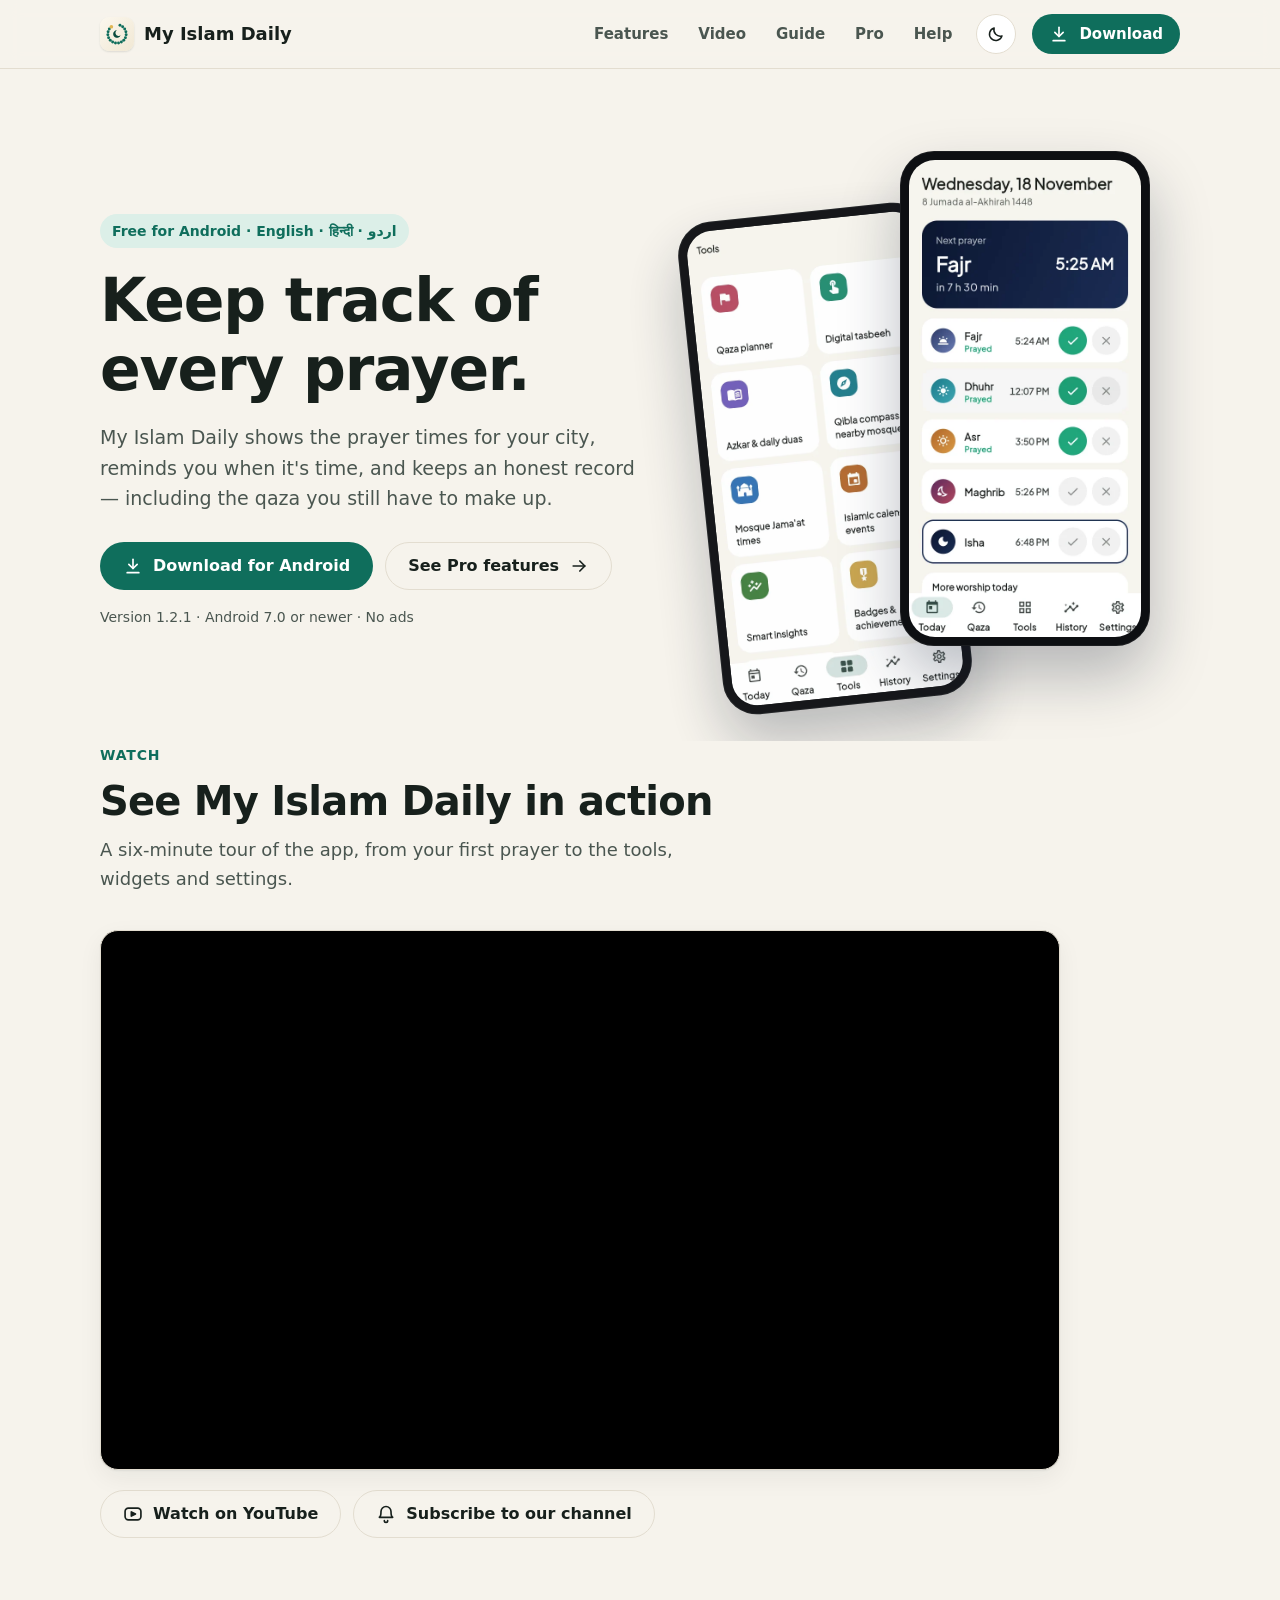
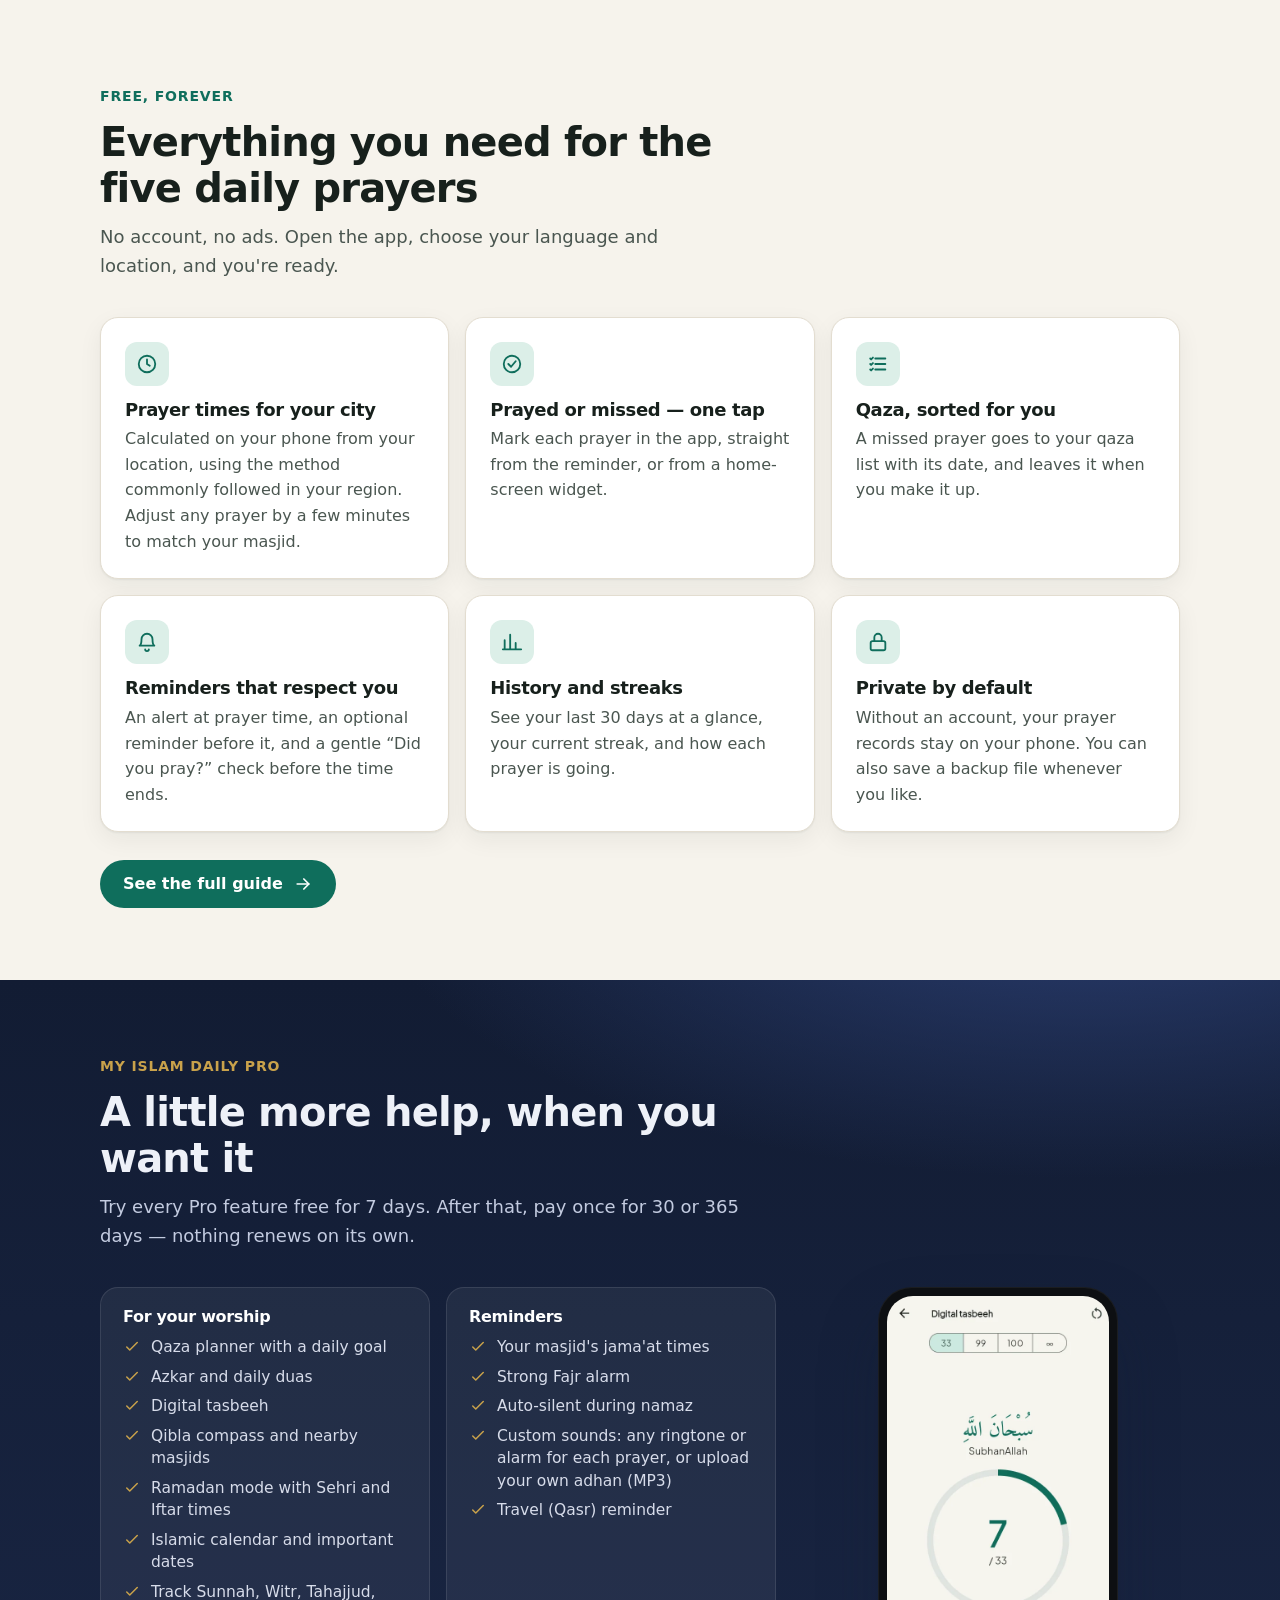
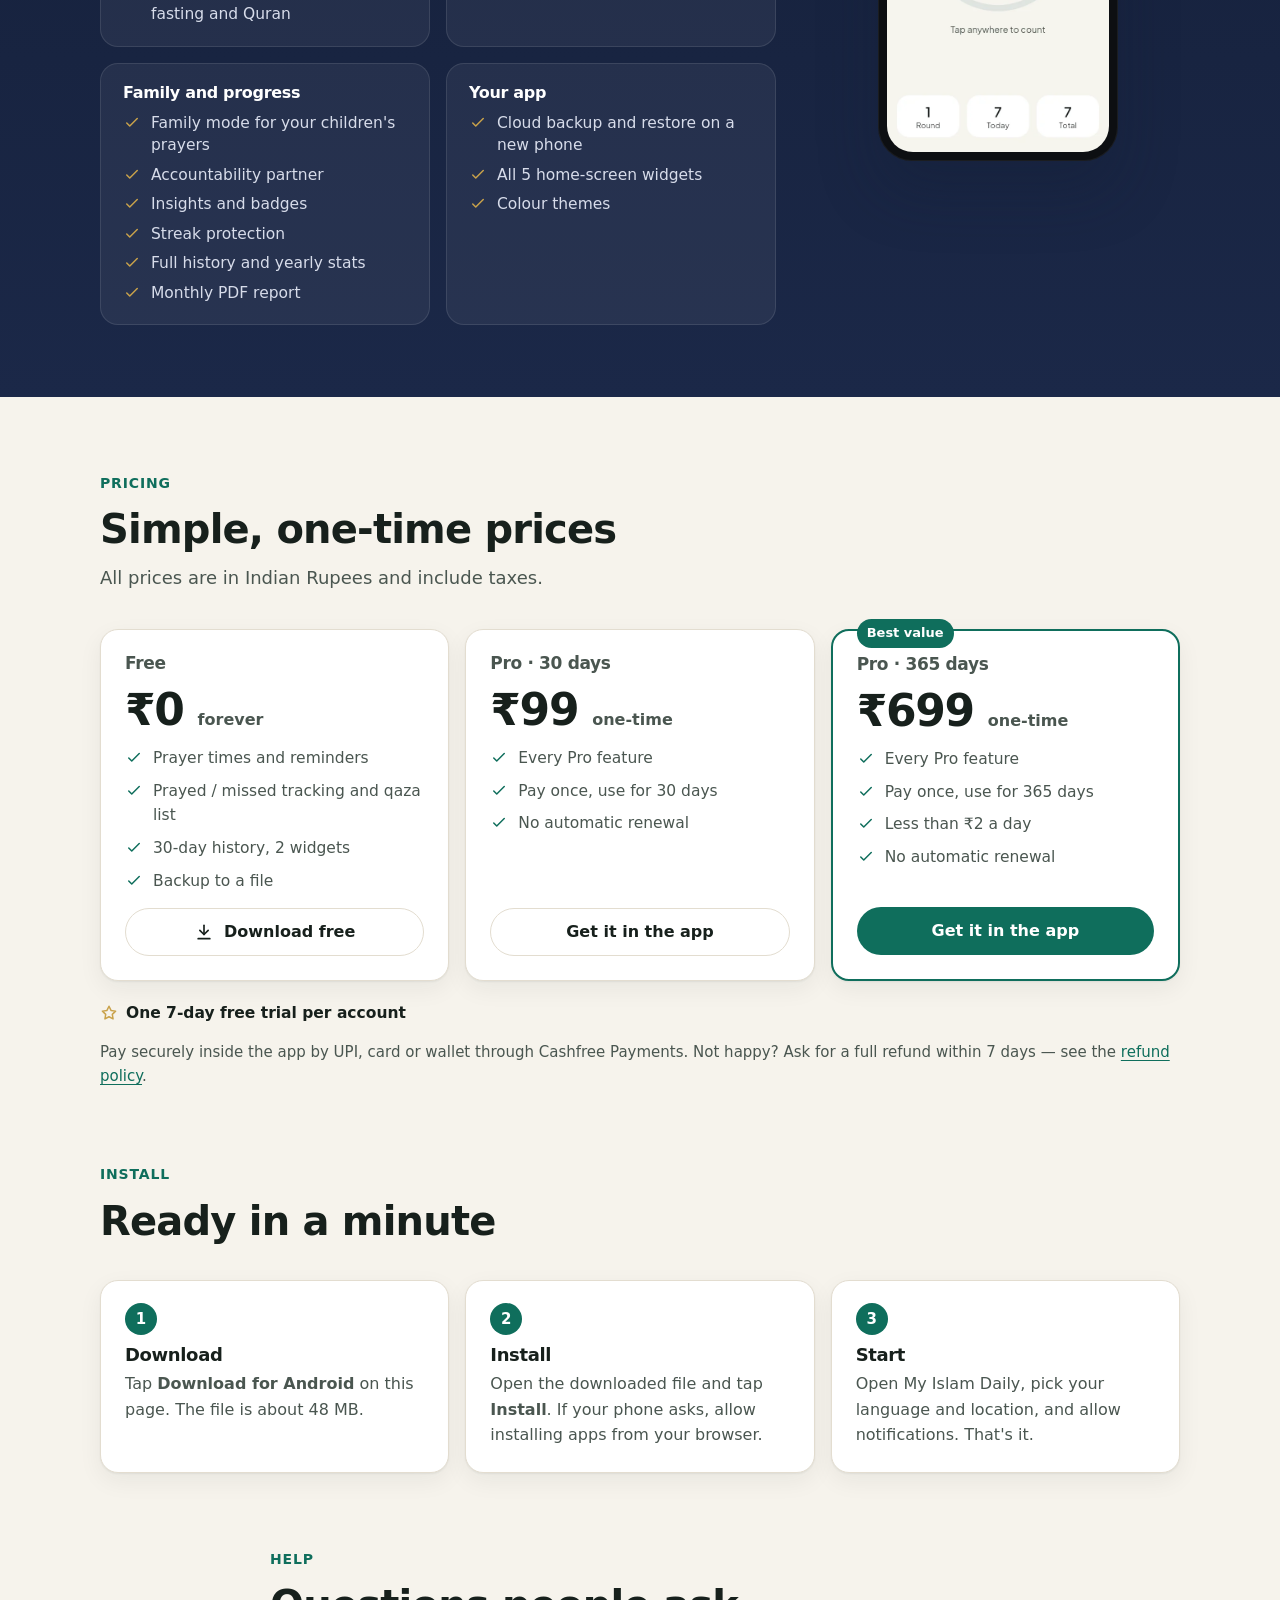
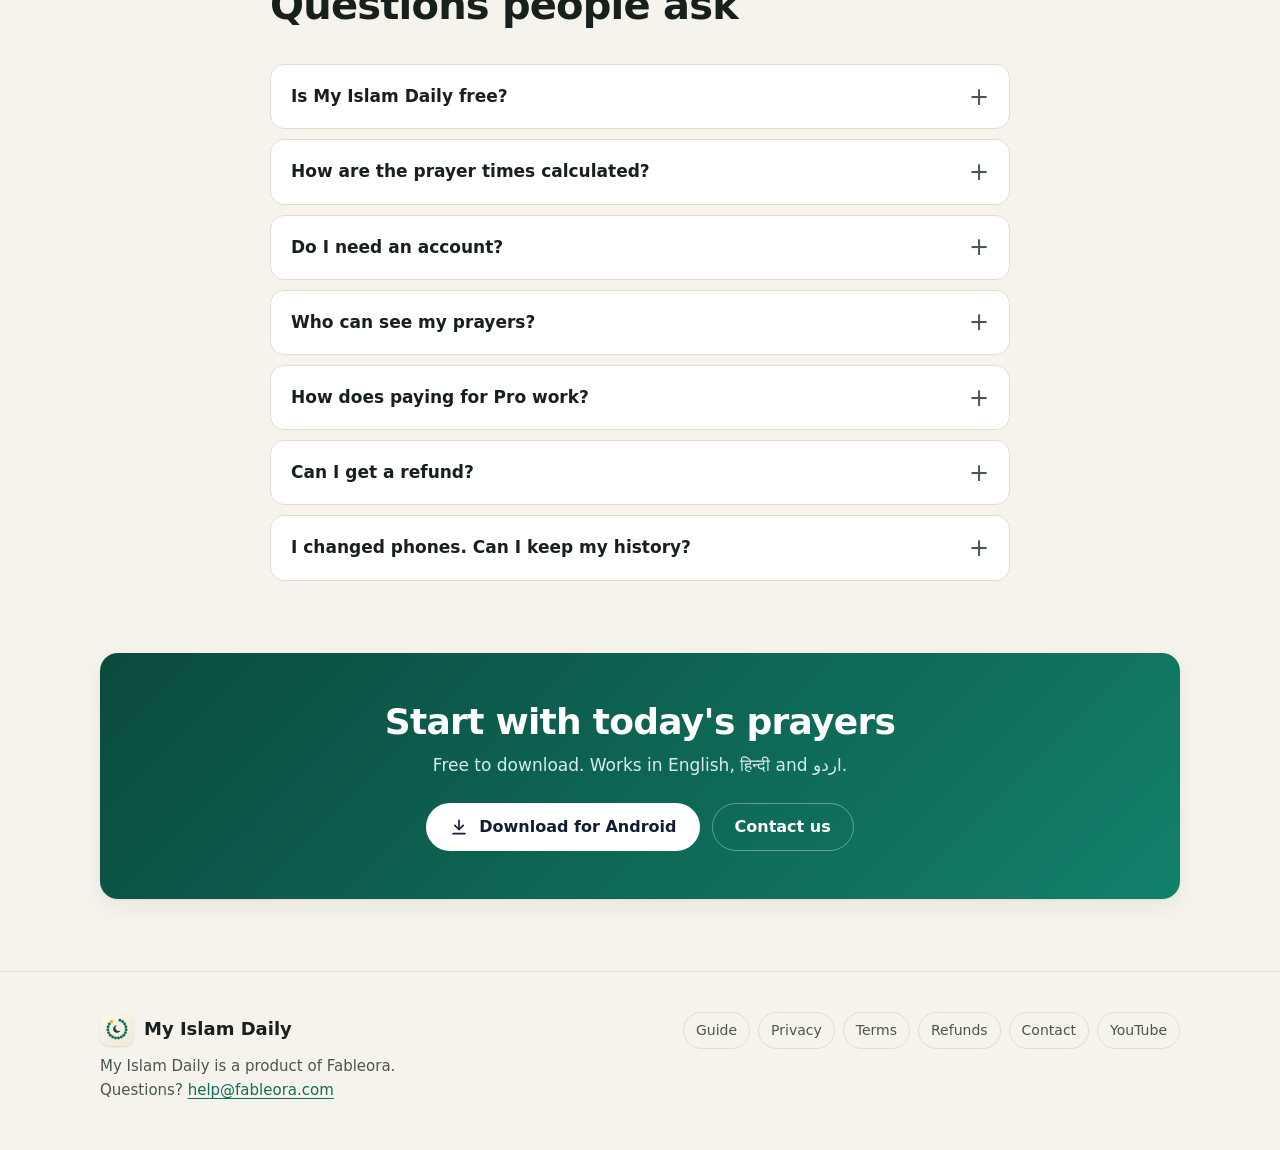
<file: index.html>
<!doctype html>
<html lang="en">
<head>
<meta charset="utf-8">
<meta name="viewport" content="width=device-width,initial-scale=1">
<meta http-equiv="Content-Security-Policy" content="default-src 'none'; script-src 'self'; style-src 'self'; img-src 'self' data:; base-uri 'none'; form-action 'none'; frame-src https://www.youtube-nocookie.com">
<meta name="referrer" content="no-referrer">
<meta name="description" content="Track your five daily prayers, make up qaza and get reminders at the right time for your city. Free for Android in English, Hindi and Urdu.">
<meta name="theme-color" content="#0f6e5c" media="(prefers-color-scheme: light)">
<meta name="theme-color" content="#0e1412" media="(prefers-color-scheme: dark)">
<title>My Islam Daily</title>
<link rel="canonical" href="https://adminfableora.github.io/my-islam-daily/">
<meta property="og:title" content="My Islam Daily">
<meta property="og:description" content="Track your five daily prayers, make up qaza and get reminders at the right time for your city. Free for Android in English, Hindi and Urdu.">
<meta property="og:type" content="website">
<meta property="og:url" content="https://adminfableora.github.io/my-islam-daily/">
<meta property="og:image" content="https://adminfableora.github.io/my-islam-daily/img/today.webp">
<meta property="og:site_name" content="My Islam Daily">
<link rel="icon" href="icon.svg" type="image/svg+xml">
<link rel="stylesheet" href="style.css">
<script src="theme.js"></script>
</head>
<body>
<header class="site-header"><div class="wrap">
<a class="brand" href="index.html"><img class="brand-mark" src="icon.svg" alt="" width="34" height="34">My Islam Daily</a>
<nav class="nav" aria-label="Main">
<a class="link" href="index.html#features">Features</a>
<a class="link" href="index.html#video">Video</a>
<a class="link" href="guide.html">Guide</a>
<a class="link" href="index.html#pro">Pro</a>
<a class="link" href="index.html#faq">Help</a>
<button class="theme-toggle" id="theme-toggle" type="button" aria-label="Switch theme"><svg viewBox="0 0 24 24" fill="none" stroke="currentColor" stroke-width="2" stroke-linecap="round" stroke-linejoin="round" aria-hidden="true"><circle cx="12" cy="12" r="4"/><path d="M12 2v2M12 20v2M4.9 4.9l1.4 1.4M17.7 17.7l1.4 1.4M2 12h2M20 12h2M4.9 19.1l1.4-1.4M17.7 6.3l1.4-1.4"/></svg><svg viewBox="0 0 24 24" fill="none" stroke="currentColor" stroke-width="2" stroke-linecap="round" stroke-linejoin="round" aria-hidden="true"><path d="M20 14.5A8.5 8.5 0 0 1 9.5 4a8.5 8.5 0 1 0 10.5 10.5Z"/></svg></button>
</nav>
<a class="btn btn-primary btn-small header-cta" href="https://github.com/adminfableora/my-islam-daily/releases/latest/download/MyIslamDaily.apk"><svg viewBox="0 0 24 24" fill="none" stroke="currentColor" stroke-width="2" stroke-linecap="round" stroke-linejoin="round" aria-hidden="true"><path d="M12 4v11"/><path d="m7 10 5 5 5-5"/><path d="M5 20h14"/></svg>Download</a>
</div></header>
<main>

<section class="hero"><div class="wrap">
<div>
<span class="eyebrow">Free for Android · English · <span lang="hi">हिन्दी</span> · <span lang="ur" dir="rtl">اردو</span></span>
<h1>Keep track of every prayer.</h1>
<p class="lead">My Islam Daily shows the prayer times for your city, reminds you when it's time, and keeps an honest
record — including the qaza you still have to make up.</p>
<div class="cta-row">
<a class="btn btn-primary" href="https://github.com/adminfableora/my-islam-daily/releases/latest/download/MyIslamDaily.apk"><svg viewBox="0 0 24 24" fill="none" stroke="currentColor" stroke-width="2" stroke-linecap="round" stroke-linejoin="round" aria-hidden="true"><path d="M12 4v11"/><path d="m7 10 5 5 5-5"/><path d="M5 20h14"/></svg>Download for Android</a>
<a class="btn btn-ghost" href="#pro">See Pro features<svg viewBox="0 0 24 24" fill="none" stroke="currentColor" stroke-width="2" stroke-linecap="round" stroke-linejoin="round" aria-hidden="true"><path d="M5 12h14"/><path d="m13 6 6 6-6 6"/></svg></a>
</div>
<p class="meta">Version 1.2.1 · Android 7.0 or newer · No ads</p>
</div>
<div class="phones" aria-hidden="true">
<div class="phone back"><img src="img/tools.webp" alt="" width="540" height="1110" loading="lazy"></div>
<div class="phone front"><img src="img/today.webp" alt="" width="540" height="1110"></div>
</div>
</div></section>


<section id="video" class="tight"><div class="wrap">
<div class="section-head"><span class="kicker">Watch</span>
<h2>See My Islam Daily in action</h2>
<p>A six-minute tour of the app, from your first prayer to the tools, widgets and settings.</p></div>
<div class="video-frame"><iframe src="https://www.youtube-nocookie.com/embed/YAG09-sJ90k?rel=0" title="My Islam Daily app tour" loading="lazy"
allow="accelerometer; encrypted-media; gyroscope; picture-in-picture; web-share" referrerpolicy="strict-origin-when-cross-origin" allowfullscreen></iframe></div>
<div class="cta-row video-links">
<a class="btn btn-ghost" href="https://youtu.be/YAG09-sJ90k" target="_blank" rel="noopener"><svg viewBox="0 0 24 24" fill="none" stroke="currentColor" stroke-width="2" stroke-linecap="round" stroke-linejoin="round" aria-hidden="true"><rect x="2.5" y="5" width="19" height="14" rx="4"/><path d="m10 9.5 5 2.5-5 2.5Z" fill="currentColor"/></svg>Watch on YouTube</a>
<a class="btn btn-ghost" href="https://www.youtube.com/@MyIslamDaily-app?sub_confirmation=1" target="_blank" rel="noopener"><svg viewBox="0 0 24 24" fill="none" stroke="currentColor" stroke-width="2" stroke-linecap="round" stroke-linejoin="round" aria-hidden="true"><path d="M6 9a6 6 0 0 1 12 0c0 6 2 7 2 7H4s2-1 2-7"/><path d="M10 20a2 2 0 0 0 4 0"/></svg>Subscribe to our channel</a>
</div>
</div></section>

<section id="features"><div class="wrap">
<div class="section-head"><span class="kicker">Free, forever</span>
<h2>Everything you need for the five daily prayers</h2>
<p>No account, no ads. Open the app, choose your language and location, and you're ready.</p></div>
<div class="grid grid-3">
<div class="card feature"><div class="icon"><svg viewBox="0 0 24 24" fill="none" stroke="currentColor" stroke-width="2" stroke-linecap="round" stroke-linejoin="round" aria-hidden="true"><circle cx="12" cy="12" r="9"/><path d="M12 7v5l3 2"/></svg></div><h3>Prayer times for your city</h3><p>Calculated on your phone from your location, using the method commonly followed in your region. Adjust any prayer by a few minutes to match your masjid.</p></div>
<div class="card feature"><div class="icon"><svg viewBox="0 0 24 24" fill="none" stroke="currentColor" stroke-width="2" stroke-linecap="round" stroke-linejoin="round" aria-hidden="true"><circle cx="12" cy="12" r="9"/><path d="m8 12 3 3 5-6"/></svg></div><h3>Prayed or missed — one tap</h3><p>Mark each prayer in the app, straight from the reminder, or from a home-screen widget.</p></div>
<div class="card feature"><div class="icon"><svg viewBox="0 0 24 24" fill="none" stroke="currentColor" stroke-width="2" stroke-linecap="round" stroke-linejoin="round" aria-hidden="true"><path d="M9 6h11M9 12h11M9 18h11"/><path d="m3.5 6 1 1 2-2M3.5 12l1 1 2-2M3.5 18l1 1 2-2"/></svg></div><h3>Qaza, sorted for you</h3><p>A missed prayer goes to your qaza list with its date, and leaves it when you make it up.</p></div>
<div class="card feature"><div class="icon"><svg viewBox="0 0 24 24" fill="none" stroke="currentColor" stroke-width="2" stroke-linecap="round" stroke-linejoin="round" aria-hidden="true"><path d="M6 9a6 6 0 0 1 12 0c0 6 2 7 2 7H4s2-1 2-7"/><path d="M10 20a2 2 0 0 0 4 0"/></svg></div><h3>Reminders that respect you</h3><p>An alert at prayer time, an optional reminder before it, and a gentle “Did you pray?” check before the time ends.</p></div>
<div class="card feature"><div class="icon"><svg viewBox="0 0 24 24" fill="none" stroke="currentColor" stroke-width="2" stroke-linecap="round" stroke-linejoin="round" aria-hidden="true"><path d="M4 20V10M10 20V4M16 20v-7M22 20H2"/></svg></div><h3>History and streaks</h3><p>See your last 30 days at a glance, your current streak, and how each prayer is going.</p></div>
<div class="card feature"><div class="icon"><svg viewBox="0 0 24 24" fill="none" stroke="currentColor" stroke-width="2" stroke-linecap="round" stroke-linejoin="round" aria-hidden="true"><rect x="4" y="11" width="16" height="10" rx="2"/><path d="M8 11V7a4 4 0 0 1 8 0v4"/></svg></div><h3>Private by default</h3><p>Without an account, your prayer records stay on your phone. You can also save a backup file whenever you like.</p></div>
</div>
<div class="section-cta"><a class="btn btn-primary" href="guide.html">See the full guide<svg viewBox="0 0 24 24" fill="none" stroke="currentColor" stroke-width="2" stroke-linecap="round" stroke-linejoin="round" aria-hidden="true"><path d="M5 12h14"/><path d="m13 6 6 6-6 6"/></svg></a></div>
</div></section>

<section class="pro" id="pro"><div class="wrap">
<div class="section-head"><span class="kicker">My Islam Daily Pro</span>
<h2>A little more help, when you want it</h2>
<p>Try every Pro feature free for 7 days. After that, pay once for 30 or 365 days — nothing renews on its own.</p></div>
<div class="pro-layout">
<div class="groups">
<div class="group"><h3>For your worship</h3><ul><li><svg viewBox="0 0 24 24" fill="none" stroke="currentColor" stroke-width="2" stroke-linecap="round" stroke-linejoin="round" aria-hidden="true"><path d="m5 12 4 4 10-10"/></svg><span>Qaza planner with a daily goal</span></li><li><svg viewBox="0 0 24 24" fill="none" stroke="currentColor" stroke-width="2" stroke-linecap="round" stroke-linejoin="round" aria-hidden="true"><path d="m5 12 4 4 10-10"/></svg><span>Azkar and daily duas</span></li><li><svg viewBox="0 0 24 24" fill="none" stroke="currentColor" stroke-width="2" stroke-linecap="round" stroke-linejoin="round" aria-hidden="true"><path d="m5 12 4 4 10-10"/></svg><span>Digital tasbeeh</span></li><li><svg viewBox="0 0 24 24" fill="none" stroke="currentColor" stroke-width="2" stroke-linecap="round" stroke-linejoin="round" aria-hidden="true"><path d="m5 12 4 4 10-10"/></svg><span>Qibla compass and nearby masjids</span></li><li><svg viewBox="0 0 24 24" fill="none" stroke="currentColor" stroke-width="2" stroke-linecap="round" stroke-linejoin="round" aria-hidden="true"><path d="m5 12 4 4 10-10"/></svg><span>Ramadan mode with Sehri and Iftar times</span></li><li><svg viewBox="0 0 24 24" fill="none" stroke="currentColor" stroke-width="2" stroke-linecap="round" stroke-linejoin="round" aria-hidden="true"><path d="m5 12 4 4 10-10"/></svg><span>Islamic calendar and important dates</span></li><li><svg viewBox="0 0 24 24" fill="none" stroke="currentColor" stroke-width="2" stroke-linecap="round" stroke-linejoin="round" aria-hidden="true"><path d="m5 12 4 4 10-10"/></svg><span>Track Sunnah, Witr, Tahajjud, fasting and Quran</span></li></ul></div>
<div class="group"><h3>Reminders</h3><ul><li><svg viewBox="0 0 24 24" fill="none" stroke="currentColor" stroke-width="2" stroke-linecap="round" stroke-linejoin="round" aria-hidden="true"><path d="m5 12 4 4 10-10"/></svg><span>Your masjid's jama'at times</span></li><li><svg viewBox="0 0 24 24" fill="none" stroke="currentColor" stroke-width="2" stroke-linecap="round" stroke-linejoin="round" aria-hidden="true"><path d="m5 12 4 4 10-10"/></svg><span>Strong Fajr alarm</span></li><li><svg viewBox="0 0 24 24" fill="none" stroke="currentColor" stroke-width="2" stroke-linecap="round" stroke-linejoin="round" aria-hidden="true"><path d="m5 12 4 4 10-10"/></svg><span>Auto-silent during namaz</span></li><li><svg viewBox="0 0 24 24" fill="none" stroke="currentColor" stroke-width="2" stroke-linecap="round" stroke-linejoin="round" aria-hidden="true"><path d="m5 12 4 4 10-10"/></svg><span>Custom sounds: any ringtone or alarm for each prayer, or upload your own adhan (MP3)</span></li><li><svg viewBox="0 0 24 24" fill="none" stroke="currentColor" stroke-width="2" stroke-linecap="round" stroke-linejoin="round" aria-hidden="true"><path d="m5 12 4 4 10-10"/></svg><span>Travel (Qasr) reminder</span></li></ul></div>
<div class="group"><h3>Family and progress</h3><ul><li><svg viewBox="0 0 24 24" fill="none" stroke="currentColor" stroke-width="2" stroke-linecap="round" stroke-linejoin="round" aria-hidden="true"><path d="m5 12 4 4 10-10"/></svg><span>Family mode for your children's prayers</span></li><li><svg viewBox="0 0 24 24" fill="none" stroke="currentColor" stroke-width="2" stroke-linecap="round" stroke-linejoin="round" aria-hidden="true"><path d="m5 12 4 4 10-10"/></svg><span>Accountability partner</span></li><li><svg viewBox="0 0 24 24" fill="none" stroke="currentColor" stroke-width="2" stroke-linecap="round" stroke-linejoin="round" aria-hidden="true"><path d="m5 12 4 4 10-10"/></svg><span>Insights and badges</span></li><li><svg viewBox="0 0 24 24" fill="none" stroke="currentColor" stroke-width="2" stroke-linecap="round" stroke-linejoin="round" aria-hidden="true"><path d="m5 12 4 4 10-10"/></svg><span>Streak protection</span></li><li><svg viewBox="0 0 24 24" fill="none" stroke="currentColor" stroke-width="2" stroke-linecap="round" stroke-linejoin="round" aria-hidden="true"><path d="m5 12 4 4 10-10"/></svg><span>Full history and yearly stats</span></li><li><svg viewBox="0 0 24 24" fill="none" stroke="currentColor" stroke-width="2" stroke-linecap="round" stroke-linejoin="round" aria-hidden="true"><path d="m5 12 4 4 10-10"/></svg><span>Monthly PDF report</span></li></ul></div>
<div class="group"><h3>Your app</h3><ul><li><svg viewBox="0 0 24 24" fill="none" stroke="currentColor" stroke-width="2" stroke-linecap="round" stroke-linejoin="round" aria-hidden="true"><path d="m5 12 4 4 10-10"/></svg><span>Cloud backup and restore on a new phone</span></li><li><svg viewBox="0 0 24 24" fill="none" stroke="currentColor" stroke-width="2" stroke-linecap="round" stroke-linejoin="round" aria-hidden="true"><path d="m5 12 4 4 10-10"/></svg><span>All 5 home-screen widgets</span></li><li><svg viewBox="0 0 24 24" fill="none" stroke="currentColor" stroke-width="2" stroke-linecap="round" stroke-linejoin="round" aria-hidden="true"><path d="m5 12 4 4 10-10"/></svg><span>Colour themes</span></li></ul></div>
</div>
<div class="phone-wrap" aria-hidden="true"><div class="phone"><img src="img/tasbeeh.webp" alt="" width="540" height="1110" loading="lazy"></div></div>
</div></div></section>

<section id="pricing"><div class="wrap">
<div class="section-head"><span class="kicker">Pricing</span>
<h2>Simple, one-time prices</h2>
<p>All prices are in Indian Rupees and include taxes.</p></div>
<div class="prices">
<div class="card price"><h3>Free</h3>
<div class="amount">₹0 <small>forever</small></div><ul><li><svg viewBox="0 0 24 24" fill="none" stroke="currentColor" stroke-width="2" stroke-linecap="round" stroke-linejoin="round" aria-hidden="true"><path d="m5 12 4 4 10-10"/></svg><span>Prayer times and reminders</span></li><li><svg viewBox="0 0 24 24" fill="none" stroke="currentColor" stroke-width="2" stroke-linecap="round" stroke-linejoin="round" aria-hidden="true"><path d="m5 12 4 4 10-10"/></svg><span>Prayed / missed tracking and qaza list</span></li><li><svg viewBox="0 0 24 24" fill="none" stroke="currentColor" stroke-width="2" stroke-linecap="round" stroke-linejoin="round" aria-hidden="true"><path d="m5 12 4 4 10-10"/></svg><span>30-day history, 2 widgets</span></li><li><svg viewBox="0 0 24 24" fill="none" stroke="currentColor" stroke-width="2" stroke-linecap="round" stroke-linejoin="round" aria-hidden="true"><path d="m5 12 4 4 10-10"/></svg><span>Backup to a file</span></li></ul><a class="btn btn-ghost btn-block" href="https://github.com/adminfableora/my-islam-daily/releases/latest/download/MyIslamDaily.apk"><svg viewBox="0 0 24 24" fill="none" stroke="currentColor" stroke-width="2" stroke-linecap="round" stroke-linejoin="round" aria-hidden="true"><path d="M12 4v11"/><path d="m7 10 5 5 5-5"/><path d="M5 20h14"/></svg>Download free</a></div>
<div class="card price"><h3>Pro · 30 days</h3>
<div class="amount">₹99 <small>one-time</small></div><ul><li><svg viewBox="0 0 24 24" fill="none" stroke="currentColor" stroke-width="2" stroke-linecap="round" stroke-linejoin="round" aria-hidden="true"><path d="m5 12 4 4 10-10"/></svg><span>Every Pro feature</span></li><li><svg viewBox="0 0 24 24" fill="none" stroke="currentColor" stroke-width="2" stroke-linecap="round" stroke-linejoin="round" aria-hidden="true"><path d="m5 12 4 4 10-10"/></svg><span>Pay once, use for 30 days</span></li><li><svg viewBox="0 0 24 24" fill="none" stroke="currentColor" stroke-width="2" stroke-linecap="round" stroke-linejoin="round" aria-hidden="true"><path d="m5 12 4 4 10-10"/></svg><span>No automatic renewal</span></li></ul><a class="btn btn-ghost btn-block" href="#install">Get it in the app</a></div>
<div class="card price best"><span class="badge">Best value</span><h3>Pro · 365 days</h3>
<div class="amount">₹699 <small>one-time</small></div><ul><li><svg viewBox="0 0 24 24" fill="none" stroke="currentColor" stroke-width="2" stroke-linecap="round" stroke-linejoin="round" aria-hidden="true"><path d="m5 12 4 4 10-10"/></svg><span>Every Pro feature</span></li><li><svg viewBox="0 0 24 24" fill="none" stroke="currentColor" stroke-width="2" stroke-linecap="round" stroke-linejoin="round" aria-hidden="true"><path d="m5 12 4 4 10-10"/></svg><span>Pay once, use for 365 days</span></li><li><svg viewBox="0 0 24 24" fill="none" stroke="currentColor" stroke-width="2" stroke-linecap="round" stroke-linejoin="round" aria-hidden="true"><path d="m5 12 4 4 10-10"/></svg><span>Less than ₹2 a day</span></li><li><svg viewBox="0 0 24 24" fill="none" stroke="currentColor" stroke-width="2" stroke-linecap="round" stroke-linejoin="round" aria-hidden="true"><path d="m5 12 4 4 10-10"/></svg><span>No automatic renewal</span></li></ul><a class="btn btn-primary btn-block" href="#install">Get it in the app</a></div>
</div>
<p class="trial-note"><svg viewBox="0 0 24 24" fill="none" stroke="currentColor" stroke-width="2" stroke-linecap="round" stroke-linejoin="round" aria-hidden="true"><path d="m12 3 2.7 5.6 6.1.9-4.4 4.3 1 6.1L12 17l-5.4 2.9 1-6.1-4.4-4.3 6.1-.9z"/></svg>One 7-day free trial per account</p>
<p class="fine">Pay securely inside the app by UPI, card or wallet through Cashfree Payments.
Not happy? Ask for a full refund within 7 days — see the <a href="refund.html">refund policy</a>.</p>
</div></section>

<section id="install" class="tight"><div class="wrap">
<div class="section-head"><span class="kicker">Install</span><h2>Ready in a minute</h2></div>
<div class="steps">
<div class="card step"><h3>Download</h3><p>Tap <b>Download for Android</b> on this page. The file is about 48 MB.</p></div>
<div class="card step"><h3>Install</h3><p>Open the downloaded file and tap <b>Install</b>. If your phone asks, allow installing apps from your browser.</p></div>
<div class="card step"><h3>Start</h3><p>Open My Islam Daily, pick your language and location, and allow notifications. That's it.</p></div>
</div></div></section>

<section id="faq" class="tight"><div class="wrap narrow">
<div class="section-head"><span class="kicker">Help</span><h2>Questions people ask</h2></div>
<div class="faq">
<details><summary>Is My Islam Daily free?</summary><p>Yes. Prayer times, reminders, tracking, the qaza list, 30 days of history and two widgets are free, with no ads. Pro is optional.</p></details>
<details><summary>How are the prayer times calculated?</summary><p>On your phone, from your location, using the calculation method commonly followed in your region. If your masjid's times differ a little, you can move any prayer a few minutes earlier or later in Settings.</p></details>
<details><summary>Do I need an account?</summary><p>No. You only need one for Pro, including the free trial, cloud backup and accountability partners. You can log in with Google or with your email.</p></details>
<details><summary>Who can see my prayers?</summary><p>Only you. Without an account, your record never leaves your phone, and a Pro cloud backup can be read only by you. If you link with an accountability partner, they see only your name, your current streak and how many prayers you prayed today — never which ones you missed.</p></details>
<details><summary>How does paying for Pro work?</summary><p>Inside the app, tap Go Pro and choose 30 days or 365 days. You pay once by UPI, card or wallet through Cashfree, and Pro turns on within a minute. It never renews by itself.</p></details>
<details><summary>Can I get a refund?</summary><p>Yes. If you're not happy, email us within 7 days of paying and we'll refund you in full. Details are in our <a href="refund.html">refund policy</a>.</p></details>
<details><summary>I changed phones. Can I keep my history?</summary><p>Yes. With Pro, log in on the new phone and restore from the cloud. On the free plan, use Settings → Back up history, move the file to your new phone and choose Restore from backup.</p></details>
</div></div></section>

<section class="cta-band tight"><div class="wrap">
<div class="card"><h2>Start with today's prayers</h2>
<p>Free to download. Works in English, <span lang="hi">हिन्दी</span> and <span lang="ur" dir="rtl">اردو</span>.</p>
<div class="cta-row"><a class="btn btn-light" href="https://github.com/adminfableora/my-islam-daily/releases/latest/download/MyIslamDaily.apk"><svg viewBox="0 0 24 24" fill="none" stroke="currentColor" stroke-width="2" stroke-linecap="round" stroke-linejoin="round" aria-hidden="true"><path d="M12 4v11"/><path d="m7 10 5 5 5-5"/><path d="M5 20h14"/></svg>Download for Android</a>
<a class="btn btn-outline-light" href="contact.html">Contact us</a></div></div>
</div></section>

</main>
<footer class="site-footer"><div class="wrap">
<div><a class="brand" href="index.html"><img class="brand-mark" src="icon.svg" alt="" width="34" height="34">My Islam Daily</a>
<p>My Islam Daily is a product of Fableora.<br>Questions? <a href="mailto:help@fableora.com">help@fableora.com</a></p></div>
<nav class="footer-links" aria-label="Footer">
<a href="guide.html">Guide</a><a href="privacy.html">Privacy</a><a href="terms.html">Terms</a>
<a href="refund.html">Refunds</a><a href="contact.html">Contact</a>
<a href="https://www.youtube.com/@MyIslamDaily-app" target="_blank" rel="noopener">YouTube</a>
</nav></div></footer>

</body>
</html>
</file>
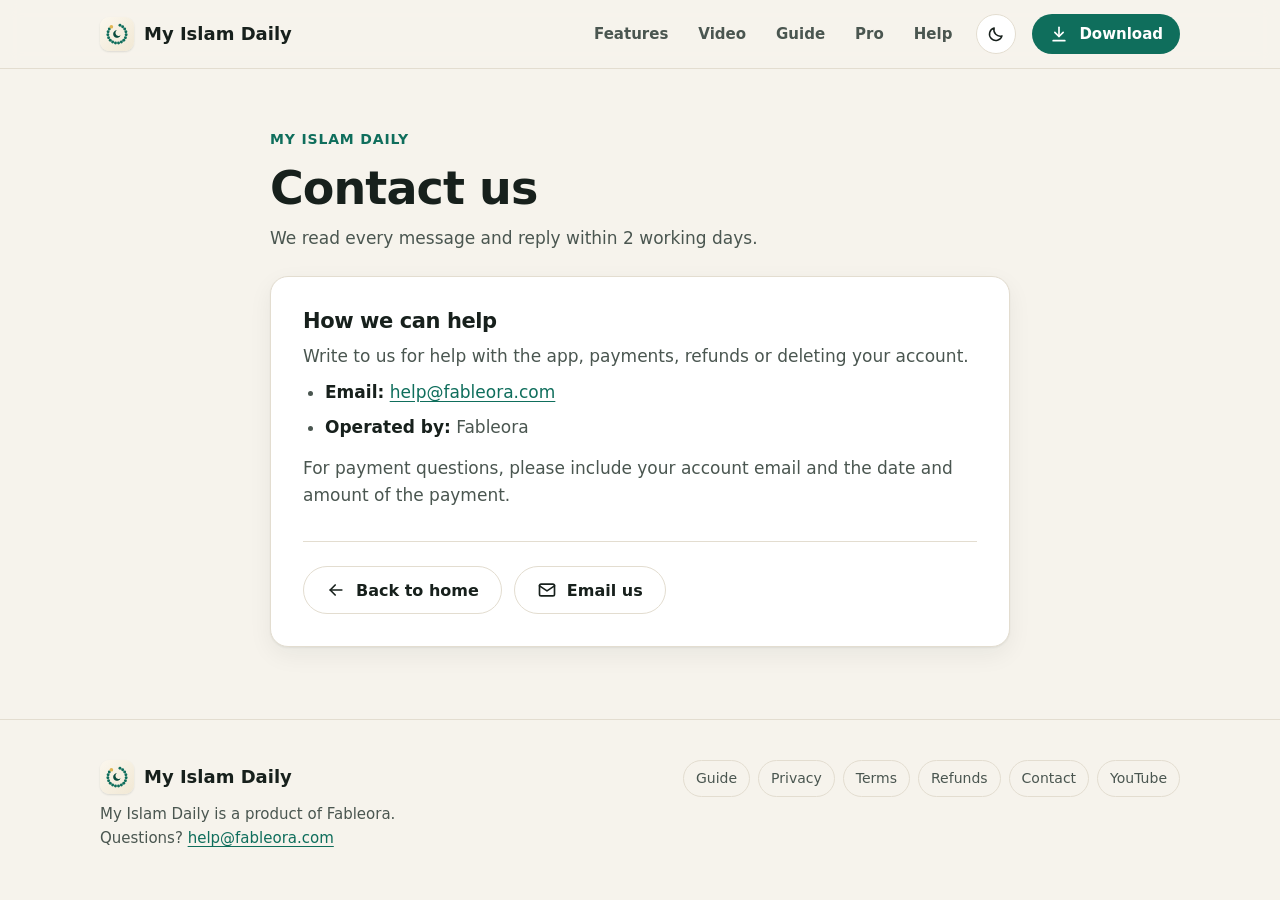
<file: contact.html>
<!doctype html>
<html lang="en">
<head>
<meta charset="utf-8">
<meta name="viewport" content="width=device-width,initial-scale=1">
<meta http-equiv="Content-Security-Policy" content="default-src 'none'; script-src 'self'; style-src 'self'; img-src 'self' data:; base-uri 'none'; form-action 'none'">
<meta name="referrer" content="no-referrer">
<meta name="description" content="How to contact the My Islam Daily team.">
<meta name="theme-color" content="#0f6e5c" media="(prefers-color-scheme: light)">
<meta name="theme-color" content="#0e1412" media="(prefers-color-scheme: dark)">
<title>Contact us · My Islam Daily</title>
<link rel="canonical" href="https://adminfableora.github.io/my-islam-daily/contact.html">
<meta property="og:title" content="Contact us · My Islam Daily">
<meta property="og:description" content="How to contact the My Islam Daily team.">
<meta property="og:type" content="website">
<meta property="og:url" content="https://adminfableora.github.io/my-islam-daily/contact.html">
<meta property="og:image" content="https://adminfableora.github.io/my-islam-daily/img/today.webp">
<meta property="og:site_name" content="My Islam Daily">
<link rel="icon" href="icon.svg" type="image/svg+xml">
<link rel="stylesheet" href="style.css">
<script src="theme.js"></script>
</head>
<body>
<header class="site-header"><div class="wrap">
<a class="brand" href="index.html"><img class="brand-mark" src="icon.svg" alt="" width="34" height="34">My Islam Daily</a>
<nav class="nav" aria-label="Main">
<a class="link" href="index.html#features">Features</a>
<a class="link" href="index.html#video">Video</a>
<a class="link" href="guide.html">Guide</a>
<a class="link" href="index.html#pro">Pro</a>
<a class="link" href="index.html#faq">Help</a>
<button class="theme-toggle" id="theme-toggle" type="button" aria-label="Switch theme"><svg viewBox="0 0 24 24" fill="none" stroke="currentColor" stroke-width="2" stroke-linecap="round" stroke-linejoin="round" aria-hidden="true"><circle cx="12" cy="12" r="4"/><path d="M12 2v2M12 20v2M4.9 4.9l1.4 1.4M17.7 17.7l1.4 1.4M2 12h2M20 12h2M4.9 19.1l1.4-1.4M17.7 6.3l1.4-1.4"/></svg><svg viewBox="0 0 24 24" fill="none" stroke="currentColor" stroke-width="2" stroke-linecap="round" stroke-linejoin="round" aria-hidden="true"><path d="M20 14.5A8.5 8.5 0 0 1 9.5 4a8.5 8.5 0 1 0 10.5 10.5Z"/></svg></button>
</nav>
<a class="btn btn-primary btn-small header-cta" href="https://github.com/adminfableora/my-islam-daily/releases/latest/download/MyIslamDaily.apk"><svg viewBox="0 0 24 24" fill="none" stroke="currentColor" stroke-width="2" stroke-linecap="round" stroke-linejoin="round" aria-hidden="true"><path d="M12 4v11"/><path d="m7 10 5 5 5-5"/><path d="M5 20h14"/></svg>Download</a>
</div></header>
<main>
<div class="wrap narrow">
<div class="page-head"><span class="kicker">My Islam Daily</span><h1>Contact us</h1><p>We read every message and reply within 2 working days.</p></div>
<div class="card article">
<h2>How we can help</h2>
<p>Write to us for help with the app, payments, refunds or deleting your account.</p>
<ul>
<li><b>Email:</b> <a href="mailto:help@fableora.com">help@fableora.com</a></li>
<li><b>Operated by:</b> Fableora</li>
</ul>
<p>For payment questions, please include your account email and the date and amount of the payment.</p>

<div class="page-actions">
<a class="btn btn-ghost" href="index.html"><svg viewBox="0 0 24 24" fill="none" stroke="currentColor" stroke-width="2" stroke-linecap="round" stroke-linejoin="round" aria-hidden="true"><path d="M19 12H5"/><path d="m11 18-6-6 6-6"/></svg>Back to home</a>
<a class="btn btn-ghost" href="mailto:help@fableora.com"><svg viewBox="0 0 24 24" fill="none" stroke="currentColor" stroke-width="2" stroke-linecap="round" stroke-linejoin="round" aria-hidden="true"><rect x="3" y="5" width="18" height="14" rx="2"/><path d="m3 7 9 6 9-6"/></svg>Email us</a>
</div></div></div>
</main>
<footer class="site-footer"><div class="wrap">
<div><a class="brand" href="index.html"><img class="brand-mark" src="icon.svg" alt="" width="34" height="34">My Islam Daily</a>
<p>My Islam Daily is a product of Fableora.<br>Questions? <a href="mailto:help@fableora.com">help@fableora.com</a></p></div>
<nav class="footer-links" aria-label="Footer">
<a href="guide.html">Guide</a><a href="privacy.html">Privacy</a><a href="terms.html">Terms</a>
<a href="refund.html">Refunds</a><a href="contact.html">Contact</a>
<a href="https://www.youtube.com/@MyIslamDaily-app" target="_blank" rel="noopener">YouTube</a>
</nav></div></footer>

</body>
</html>
</file>
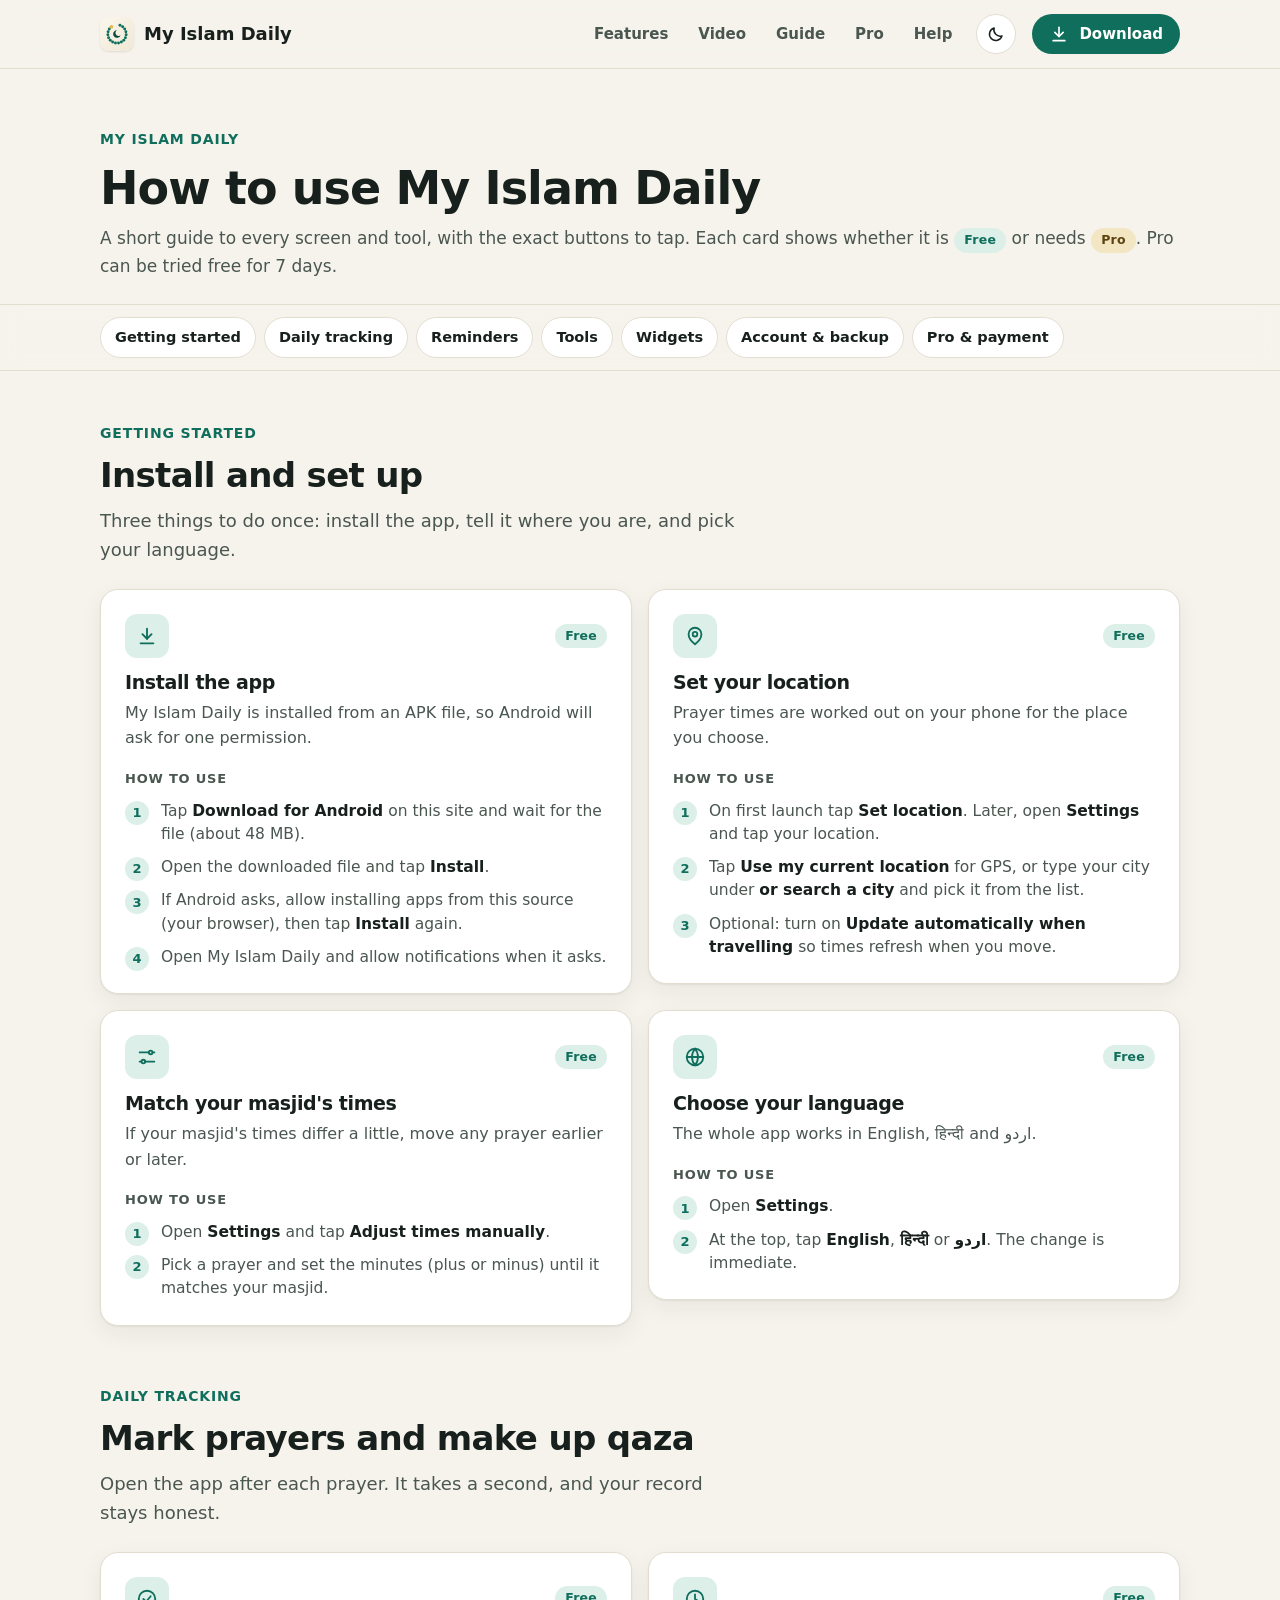
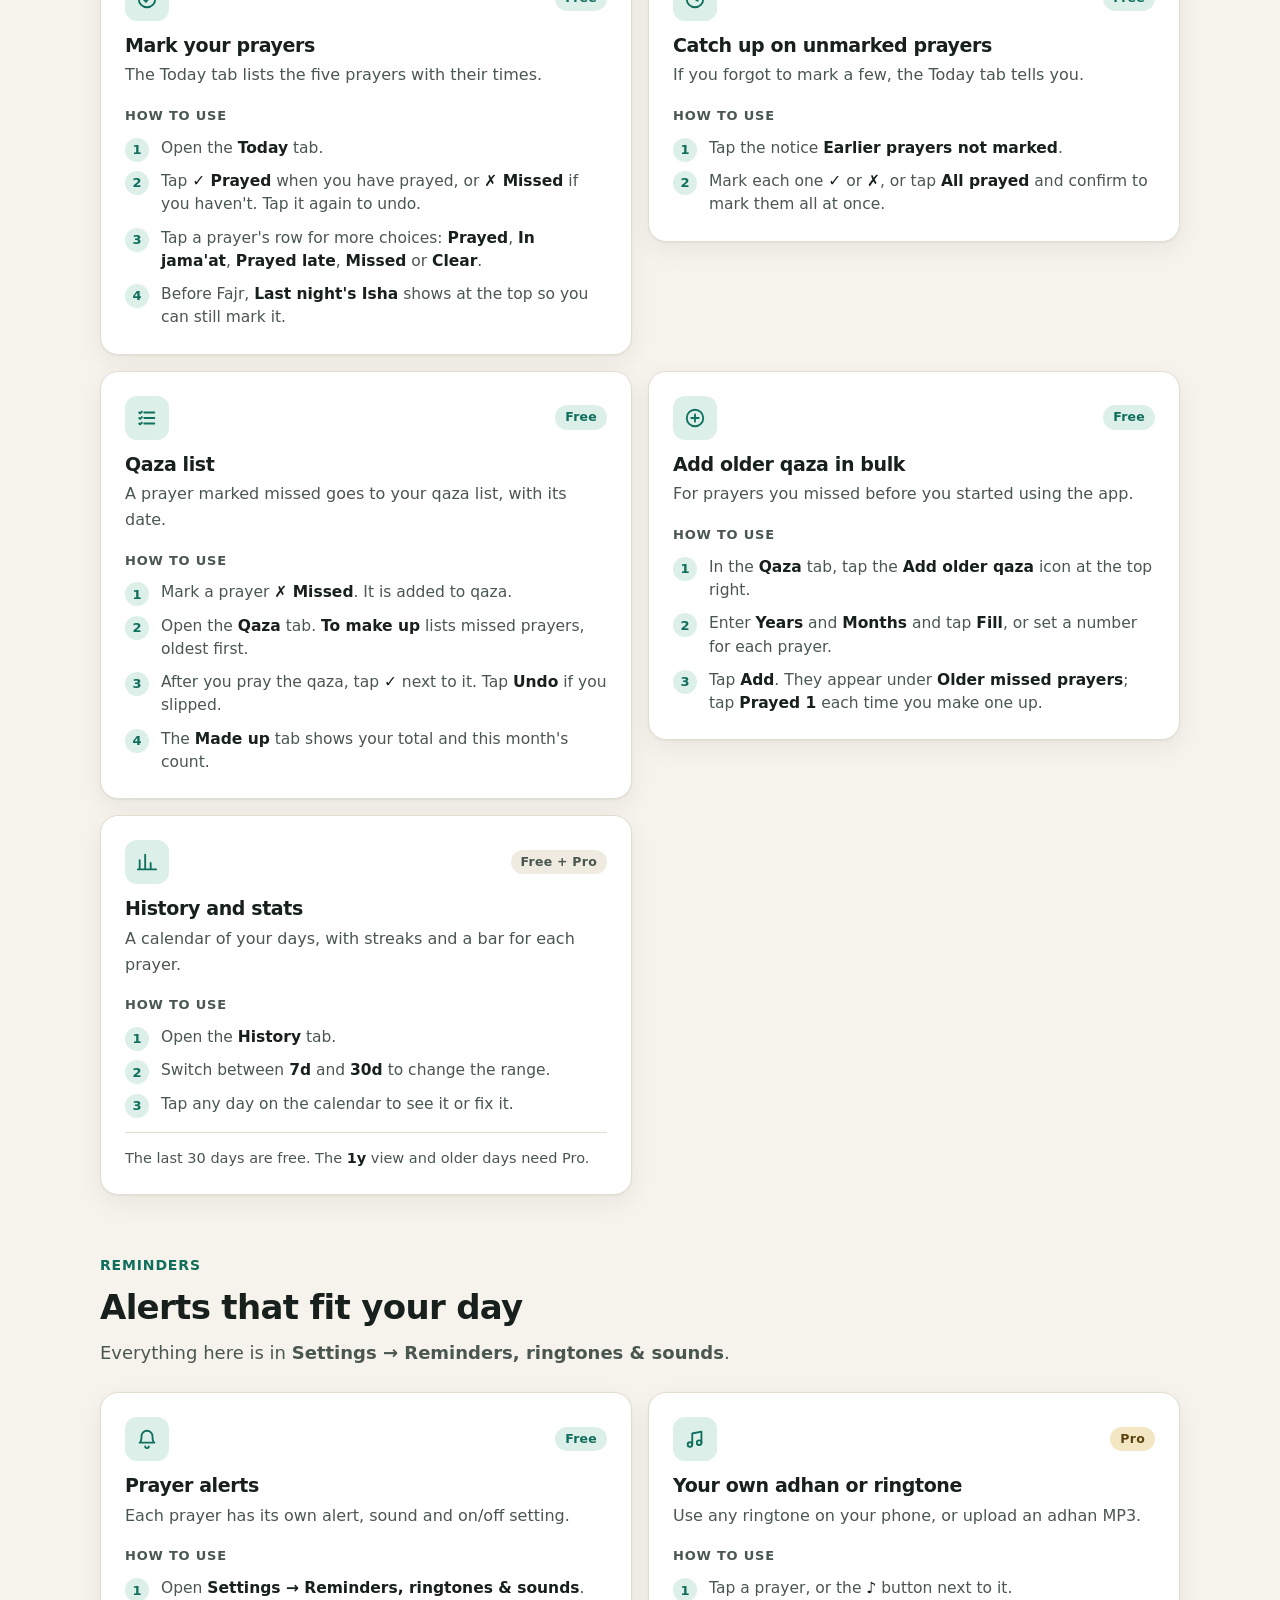
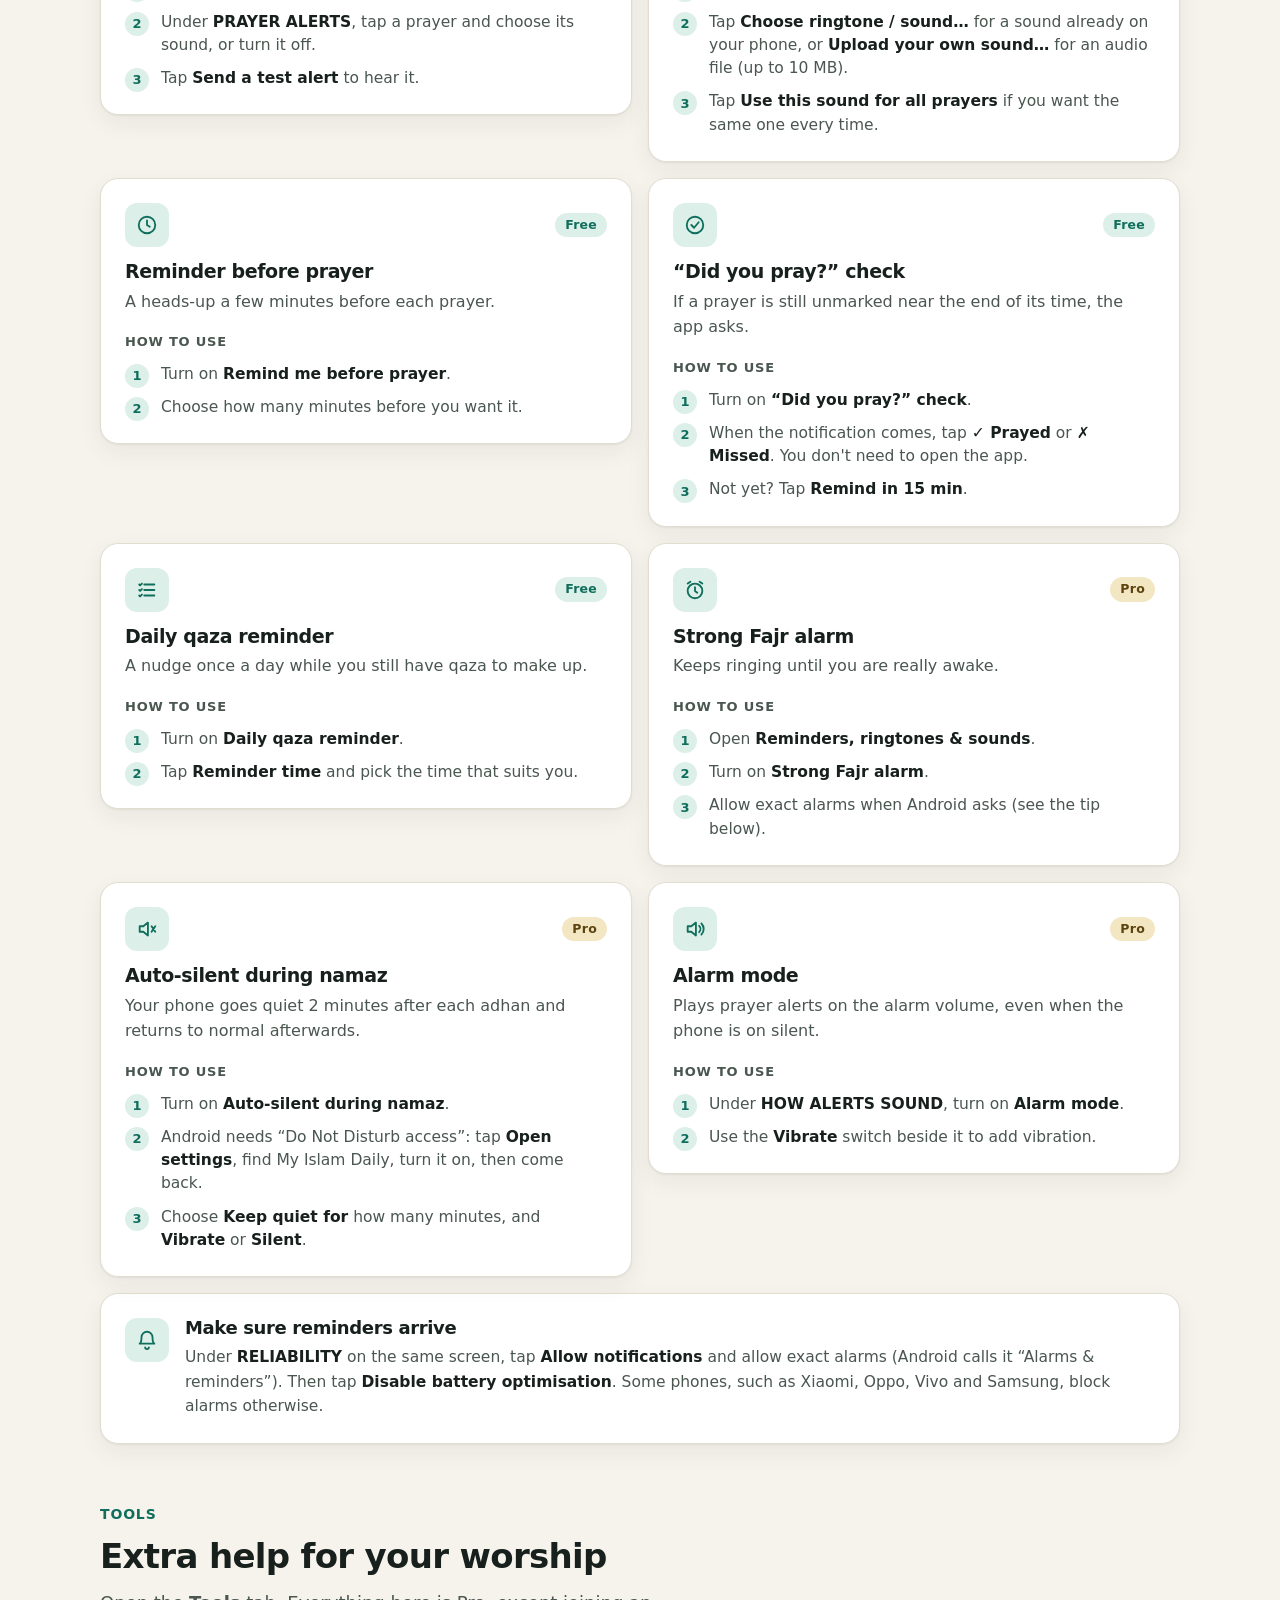
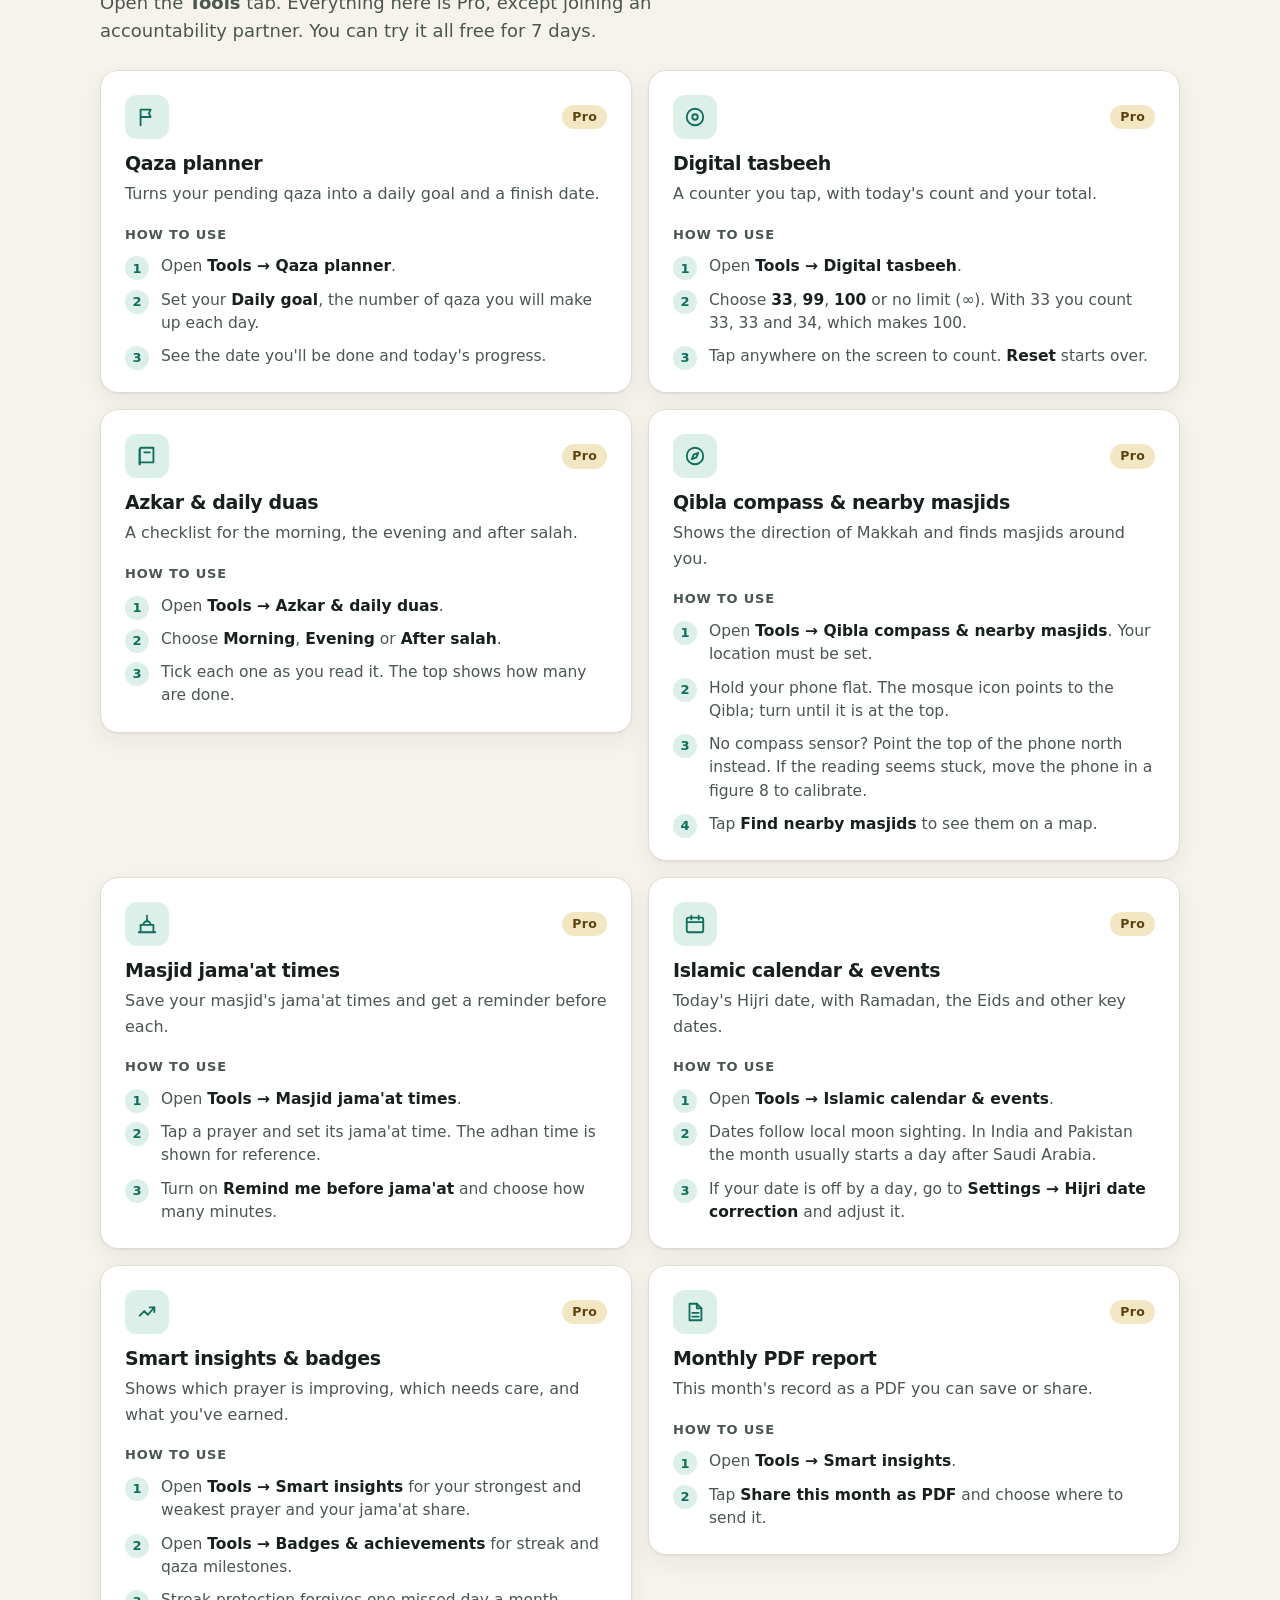
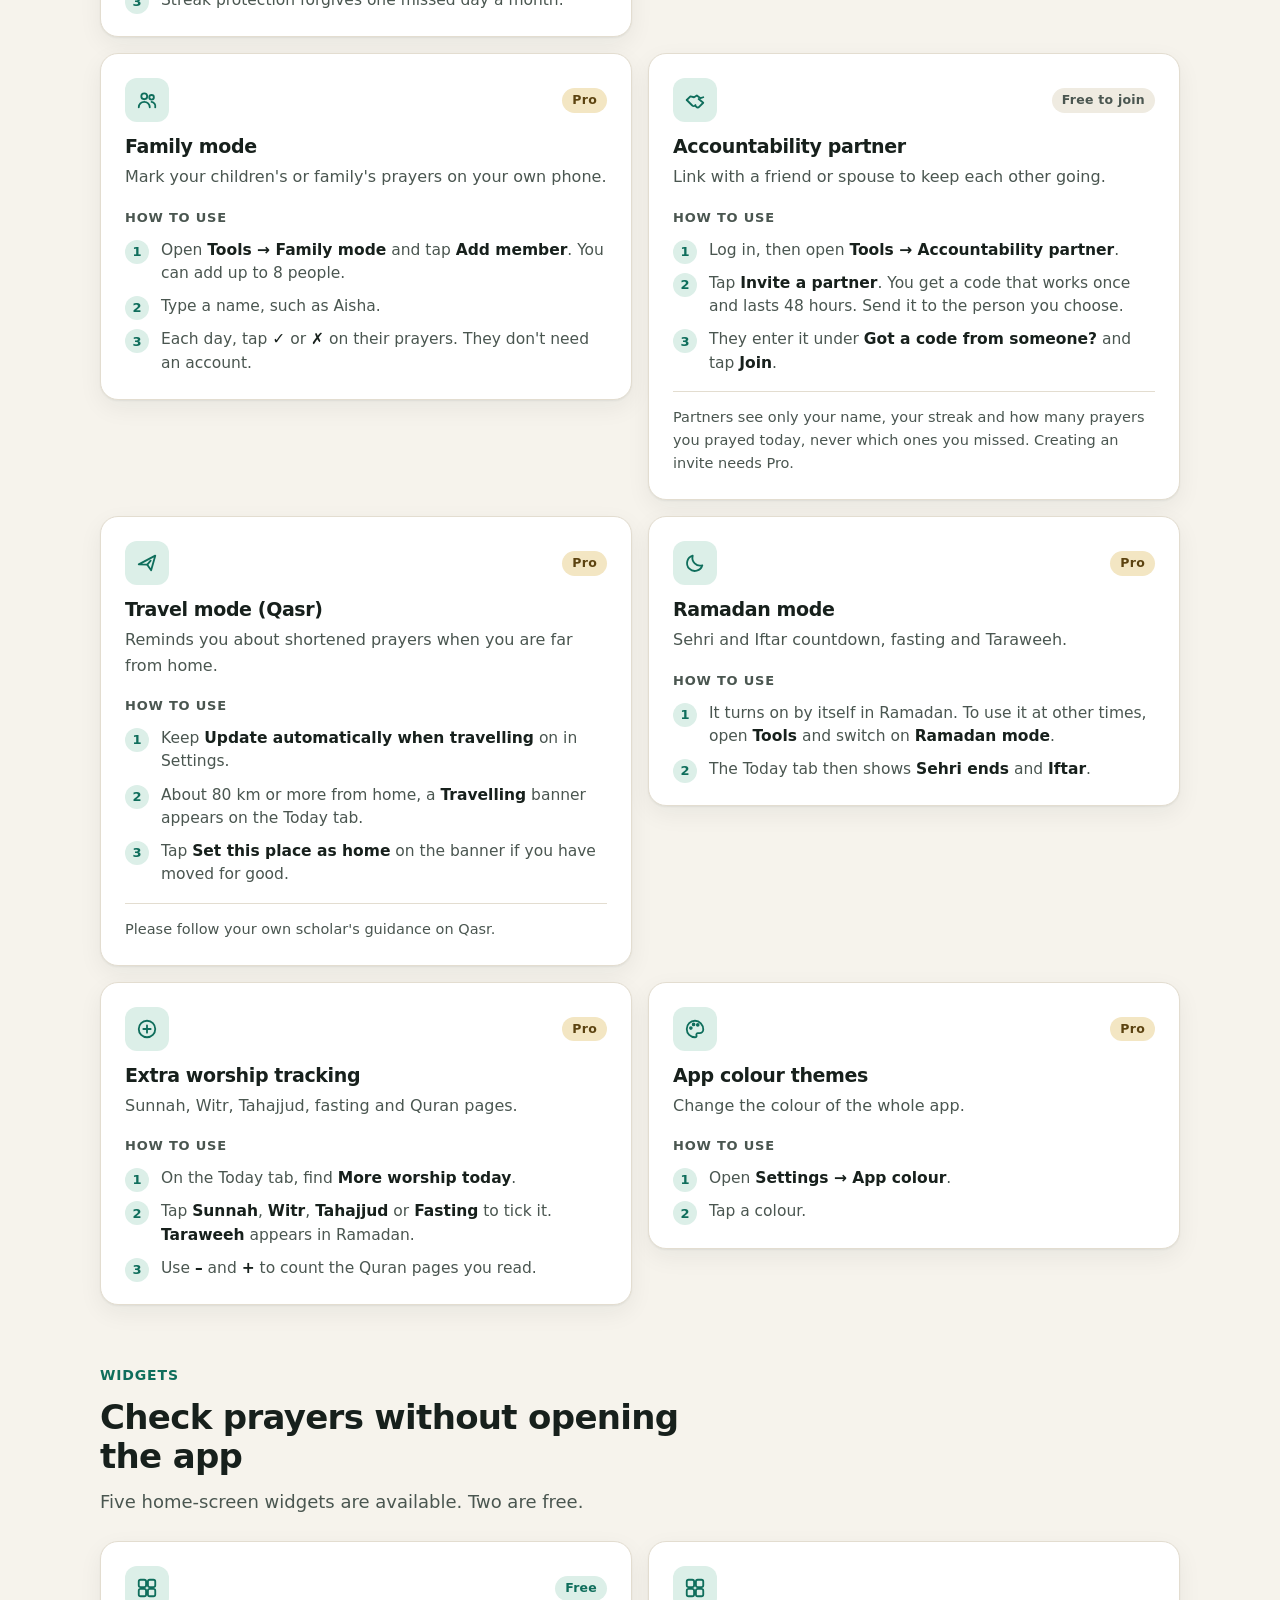
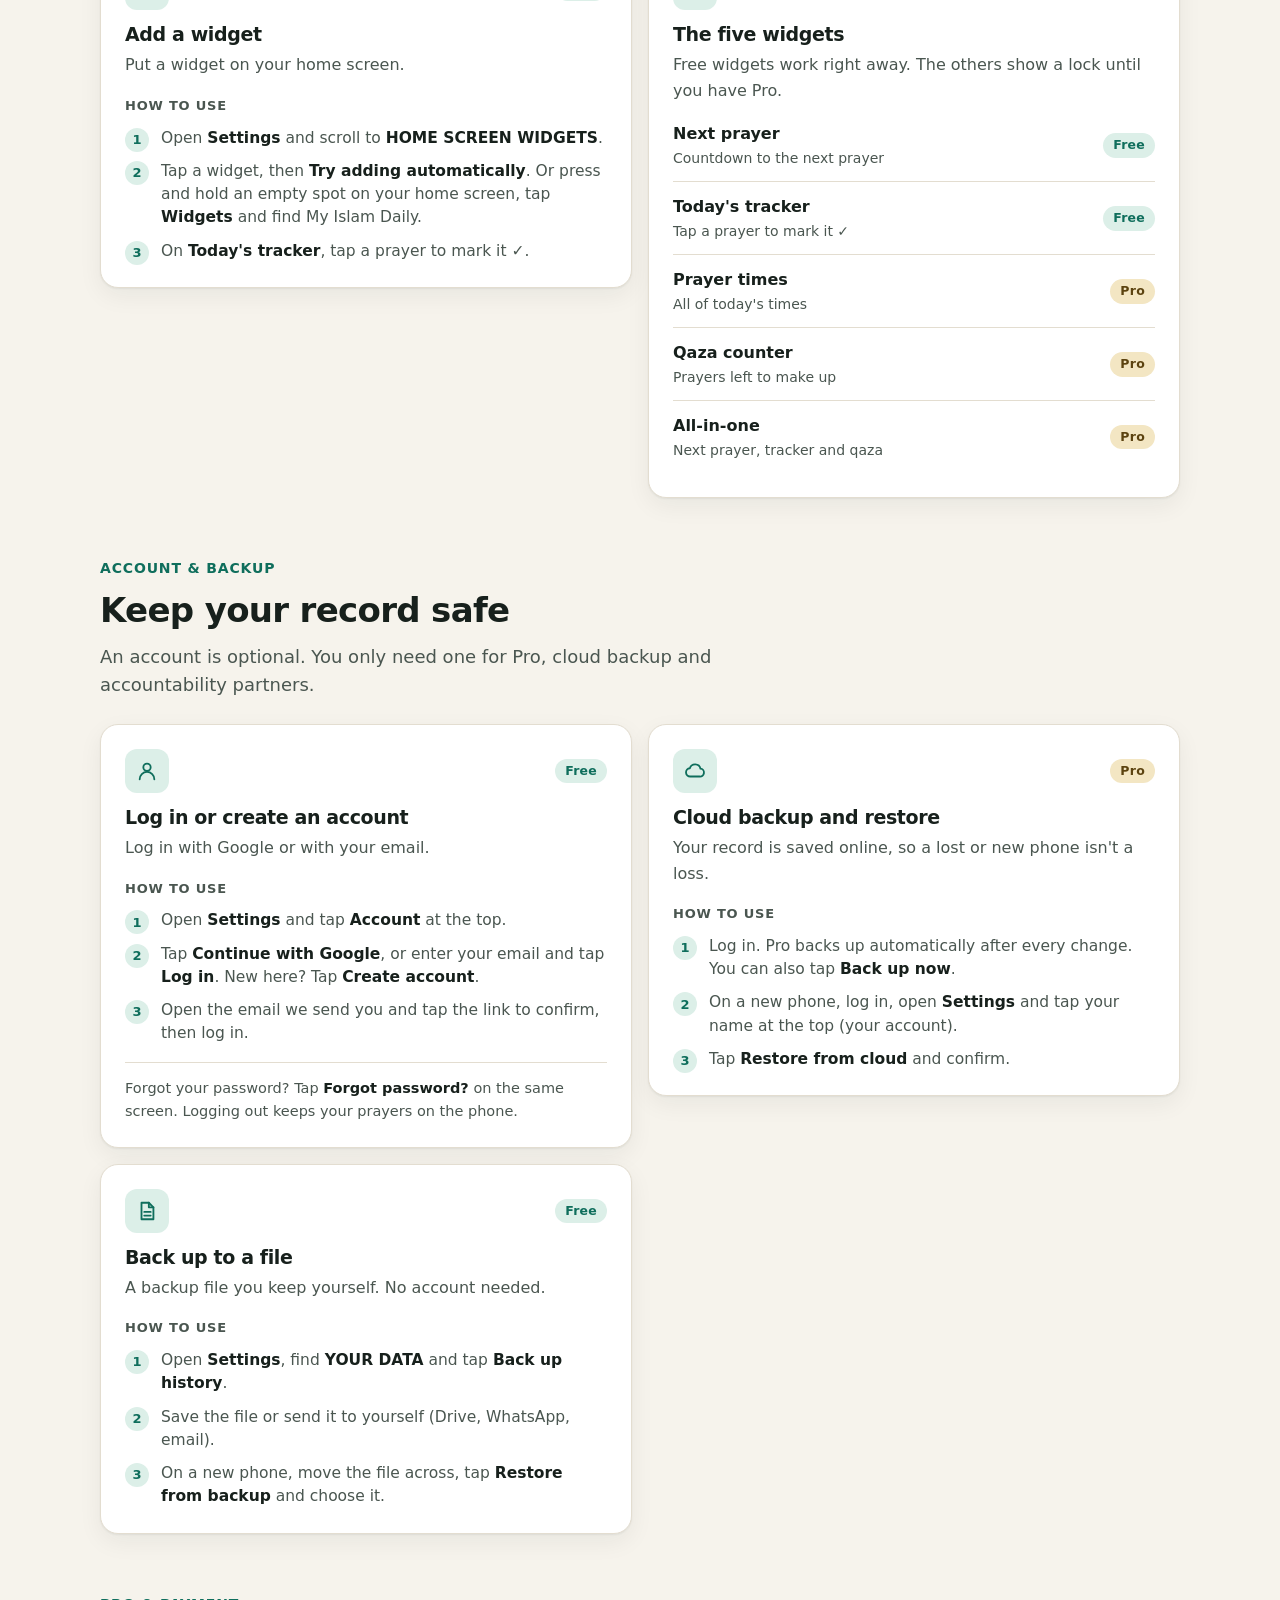
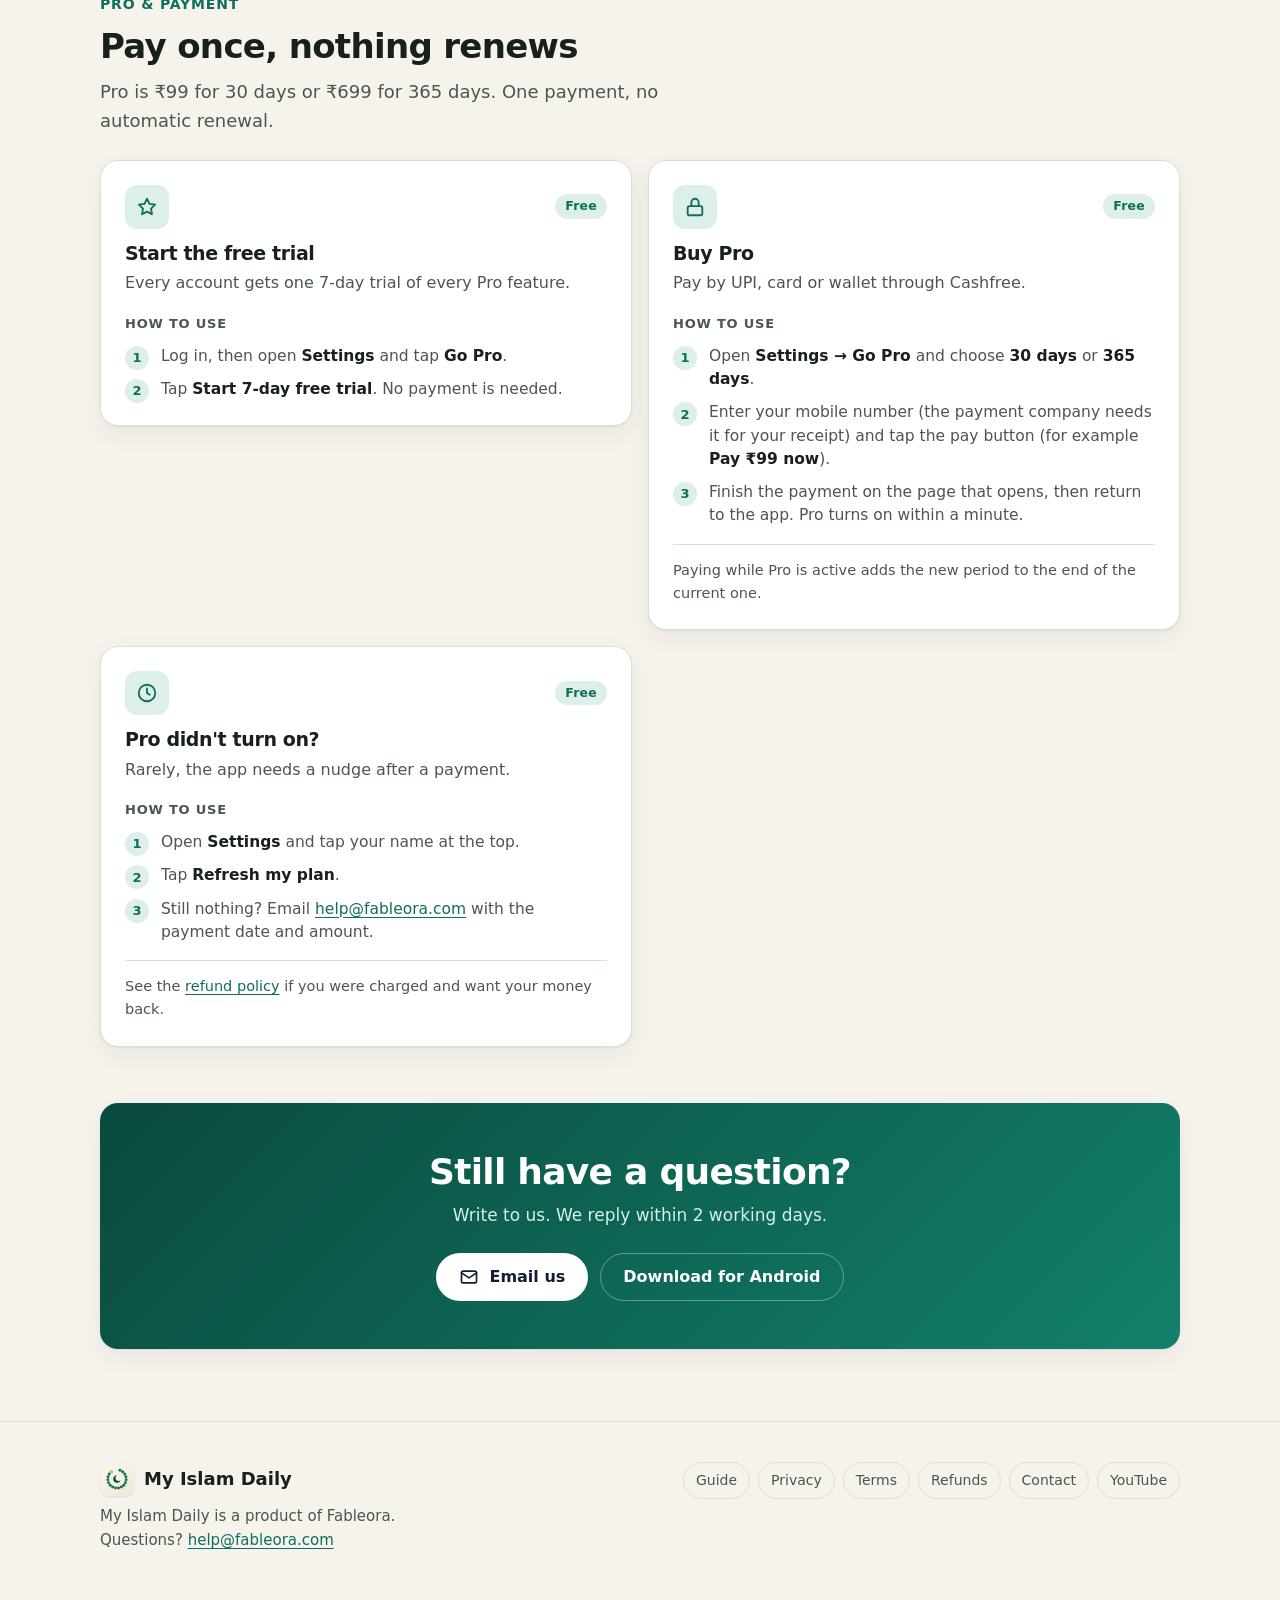
<file: guide.html>
<!doctype html>
<html lang="en">
<head>
<meta charset="utf-8">
<meta name="viewport" content="width=device-width,initial-scale=1">
<meta http-equiv="Content-Security-Policy" content="default-src 'none'; script-src 'self'; style-src 'self'; img-src 'self' data:; base-uri 'none'; form-action 'none'">
<meta name="referrer" content="no-referrer">
<meta name="description" content="A step-by-step guide to every feature in My Islam Daily: tracking prayers, qaza, reminders, Pro tools, widgets, backup and payment.">
<meta name="theme-color" content="#0f6e5c" media="(prefers-color-scheme: light)">
<meta name="theme-color" content="#0e1412" media="(prefers-color-scheme: dark)">
<title>How to use · My Islam Daily</title>
<link rel="canonical" href="https://adminfableora.github.io/my-islam-daily/guide.html">
<meta property="og:title" content="How to use · My Islam Daily">
<meta property="og:description" content="A step-by-step guide to every feature in My Islam Daily: tracking prayers, qaza, reminders, Pro tools, widgets, backup and payment.">
<meta property="og:type" content="website">
<meta property="og:url" content="https://adminfableora.github.io/my-islam-daily/guide.html">
<meta property="og:image" content="https://adminfableora.github.io/my-islam-daily/img/today.webp">
<meta property="og:site_name" content="My Islam Daily">
<link rel="icon" href="icon.svg" type="image/svg+xml">
<link rel="stylesheet" href="style.css">
<script src="theme.js"></script>
</head>
<body>
<header class="site-header"><div class="wrap">
<a class="brand" href="index.html"><img class="brand-mark" src="icon.svg" alt="" width="34" height="34">My Islam Daily</a>
<nav class="nav" aria-label="Main">
<a class="link" href="index.html#features">Features</a>
<a class="link" href="index.html#video">Video</a>
<a class="link" href="guide.html">Guide</a>
<a class="link" href="index.html#pro">Pro</a>
<a class="link" href="index.html#faq">Help</a>
<button class="theme-toggle" id="theme-toggle" type="button" aria-label="Switch theme"><svg viewBox="0 0 24 24" fill="none" stroke="currentColor" stroke-width="2" stroke-linecap="round" stroke-linejoin="round" aria-hidden="true"><circle cx="12" cy="12" r="4"/><path d="M12 2v2M12 20v2M4.9 4.9l1.4 1.4M17.7 17.7l1.4 1.4M2 12h2M20 12h2M4.9 19.1l1.4-1.4M17.7 6.3l1.4-1.4"/></svg><svg viewBox="0 0 24 24" fill="none" stroke="currentColor" stroke-width="2" stroke-linecap="round" stroke-linejoin="round" aria-hidden="true"><path d="M20 14.5A8.5 8.5 0 0 1 9.5 4a8.5 8.5 0 1 0 10.5 10.5Z"/></svg></button>
</nav>
<a class="btn btn-primary btn-small header-cta" href="https://github.com/adminfableora/my-islam-daily/releases/latest/download/MyIslamDaily.apk"><svg viewBox="0 0 24 24" fill="none" stroke="currentColor" stroke-width="2" stroke-linecap="round" stroke-linejoin="round" aria-hidden="true"><path d="M12 4v11"/><path d="m7 10 5 5 5-5"/><path d="M5 20h14"/></svg>Download</a>
</div></header>
<main>

<div class="wrap">
<div class="page-head"><span class="kicker">My Islam Daily</span><h1>How to use My Islam Daily</h1>
<p>A short guide to every screen and tool, with the exact buttons to tap. Each card shows whether it is
<span class="tag">Free</span> or needs <span class="tag tag-pro">Pro</span>. Pro can be tried free for 7 days.</p></div>
</div>
<div class="jump-bar"><div class="wrap"><nav class="jump" aria-label="Jump to a section">
<a href="#start">Getting started</a><a href="#daily">Daily tracking</a><a href="#reminders">Reminders</a><a href="#tools">Tools</a><a href="#widgets">Widgets</a><a href="#account">Account &amp; backup</a><a href="#pro">Pro &amp; payment</a>
</nav></div></div>
<section class="g-sec" id="start"><div class="wrap">
<div class="section-head"><span class="kicker">Getting started</span><h2>Install and set up</h2><p>Three things to do once: install the app, tell it where you are, and pick your language.</p></div>
<div class="grid grid-2"><article class="card gcard"><div class="g-head"><div class="icon"><svg viewBox="0 0 24 24" fill="none" stroke="currentColor" stroke-width="2" stroke-linecap="round" stroke-linejoin="round" aria-hidden="true"><path d="M12 4v11"/><path d="m7 10 5 5 5-5"/><path d="M5 20h14"/></svg></div><span class="tag">Free</span></div>
<h3>Install the app</h3><p class="what">My Islam Daily is installed from an APK file, so Android will ask for one permission.</p>
<h4>How to use</h4><ol class="how"><li>Tap <b>Download for Android</b> on this site and wait for the file (about 48 MB).</li><li>Open the downloaded file and tap <b>Install</b>.</li><li>If Android asks, allow installing apps from this source (your browser), then tap <b>Install</b> again.</li><li>Open My Islam Daily and allow notifications when it asks.</li></ol></article><article class="card gcard"><div class="g-head"><div class="icon"><svg viewBox="0 0 24 24" fill="none" stroke="currentColor" stroke-width="2" stroke-linecap="round" stroke-linejoin="round" aria-hidden="true"><path d="M12 21s7-5.6 7-11a7 7 0 0 0-14 0c0 5.4 7 11 7 11Z"/><circle cx="12" cy="10" r="2.5"/></svg></div><span class="tag">Free</span></div>
<h3>Set your location</h3><p class="what">Prayer times are worked out on your phone for the place you choose.</p>
<h4>How to use</h4><ol class="how"><li>On first launch tap <b>Set location</b>. Later, open <b>Settings</b> and tap your location.</li><li>Tap <b>Use my current location</b> for GPS, or type your city under <b>or search a city</b> and pick it from the list.</li><li>Optional: turn on <b>Update automatically when travelling</b> so times refresh when you move.</li></ol></article><article class="card gcard"><div class="g-head"><div class="icon"><svg viewBox="0 0 24 24" fill="none" stroke="currentColor" stroke-width="2" stroke-linecap="round" stroke-linejoin="round" aria-hidden="true"><path d="M4 7h10M18 7h2M4 17h2M10 17h10"/><circle cx="16" cy="7" r="2"/><circle cx="8" cy="17" r="2"/></svg></div><span class="tag">Free</span></div>
<h3>Match your masjid's times</h3><p class="what">If your masjid's times differ a little, move any prayer earlier or later.</p>
<h4>How to use</h4><ol class="how"><li>Open <b>Settings</b> and tap <b>Adjust times manually</b>.</li><li>Pick a prayer and set the minutes (plus or minus) until it matches your masjid.</li></ol></article><article class="card gcard"><div class="g-head"><div class="icon"><svg viewBox="0 0 24 24" fill="none" stroke="currentColor" stroke-width="2" stroke-linecap="round" stroke-linejoin="round" aria-hidden="true"><circle cx="12" cy="12" r="9"/><path d="M3 12h18M12 3a14 14 0 0 1 0 18M12 3a14 14 0 0 0 0 18"/></svg></div><span class="tag">Free</span></div>
<h3>Choose your language</h3><p class="what">The whole app works in English, <span lang="hi">हिन्दी</span> and <span lang="ur" dir="rtl">اردو</span>.</p>
<h4>How to use</h4><ol class="how"><li>Open <b>Settings</b>.</li><li>At the top, tap <b>English</b>, <b>हिन्दी</b> or <b>اردو</b>. The change is immediate.</li></ol></article></div>
</div></section><section class="g-sec" id="daily"><div class="wrap">
<div class="section-head"><span class="kicker">Daily tracking</span><h2>Mark prayers and make up qaza</h2><p>Open the app after each prayer. It takes a second, and your record stays honest.</p></div>
<div class="grid grid-2"><article class="card gcard"><div class="g-head"><div class="icon"><svg viewBox="0 0 24 24" fill="none" stroke="currentColor" stroke-width="2" stroke-linecap="round" stroke-linejoin="round" aria-hidden="true"><circle cx="12" cy="12" r="9"/><path d="m8 12 3 3 5-6"/></svg></div><span class="tag">Free</span></div>
<h3>Mark your prayers</h3><p class="what">The Today tab lists the five prayers with their times.</p>
<h4>How to use</h4><ol class="how"><li>Open the <b>Today</b> tab.</li><li>Tap <b>✓ Prayed</b> when you have prayed, or <b>✗ Missed</b> if you haven't. Tap it again to undo.</li><li>Tap a prayer's row for more choices: <b>Prayed</b>, <b>In jama'at</b>, <b>Prayed late</b>, <b>Missed</b> or <b>Clear</b>.</li><li>Before Fajr, <b>Last night's Isha</b> shows at the top so you can still mark it.</li></ol></article><article class="card gcard"><div class="g-head"><div class="icon"><svg viewBox="0 0 24 24" fill="none" stroke="currentColor" stroke-width="2" stroke-linecap="round" stroke-linejoin="round" aria-hidden="true"><circle cx="12" cy="12" r="9"/><path d="M12 7v5l3 2"/></svg></div><span class="tag">Free</span></div>
<h3>Catch up on unmarked prayers</h3><p class="what">If you forgot to mark a few, the Today tab tells you.</p>
<h4>How to use</h4><ol class="how"><li>Tap the notice <b>Earlier prayers not marked</b>.</li><li>Mark each one <b>✓</b> or <b>✗</b>, or tap <b>All prayed</b> and confirm to mark them all at once.</li></ol></article><article class="card gcard"><div class="g-head"><div class="icon"><svg viewBox="0 0 24 24" fill="none" stroke="currentColor" stroke-width="2" stroke-linecap="round" stroke-linejoin="round" aria-hidden="true"><path d="M9 6h11M9 12h11M9 18h11"/><path d="m3.5 6 1 1 2-2M3.5 12l1 1 2-2M3.5 18l1 1 2-2"/></svg></div><span class="tag">Free</span></div>
<h3>Qaza list</h3><p class="what">A prayer marked missed goes to your qaza list, with its date.</p>
<h4>How to use</h4><ol class="how"><li>Mark a prayer <b>✗ Missed</b>. It is added to qaza.</li><li>Open the <b>Qaza</b> tab. <b>To make up</b> lists missed prayers, oldest first.</li><li>After you pray the qaza, tap <b>✓</b> next to it. Tap <b>Undo</b> if you slipped.</li><li>The <b>Made up</b> tab shows your total and this month's count.</li></ol></article><article class="card gcard"><div class="g-head"><div class="icon"><svg viewBox="0 0 24 24" fill="none" stroke="currentColor" stroke-width="2" stroke-linecap="round" stroke-linejoin="round" aria-hidden="true"><circle cx="12" cy="12" r="9"/><path d="M12 8v8M8 12h8"/></svg></div><span class="tag">Free</span></div>
<h3>Add older qaza in bulk</h3><p class="what">For prayers you missed before you started using the app.</p>
<h4>How to use</h4><ol class="how"><li>In the <b>Qaza</b> tab, tap the <b>Add older qaza</b> icon at the top right.</li><li>Enter <b>Years</b> and <b>Months</b> and tap <b>Fill</b>, or set a number for each prayer.</li><li>Tap <b>Add</b>. They appear under <b>Older missed prayers</b>; tap <b>Prayed 1</b> each time you make one up.</li></ol></article><article class="card gcard"><div class="g-head"><div class="icon"><svg viewBox="0 0 24 24" fill="none" stroke="currentColor" stroke-width="2" stroke-linecap="round" stroke-linejoin="round" aria-hidden="true"><path d="M4 20V10M10 20V4M16 20v-7M22 20H2"/></svg></div><span class="tag tag-mix">Free + Pro</span></div>
<h3>History and stats</h3><p class="what">A calendar of your days, with streaks and a bar for each prayer.</p>
<h4>How to use</h4><ol class="how"><li>Open the <b>History</b> tab.</li><li>Switch between <b>7d</b> and <b>30d</b> to change the range.</li><li>Tap any day on the calendar to see it or fix it.</li></ol><p class="g-note">The last 30 days are free. The <b>1y</b> view and older days need Pro.</p></article></div>
</div></section><section class="g-sec" id="reminders"><div class="wrap">
<div class="section-head"><span class="kicker">Reminders</span><h2>Alerts that fit your day</h2><p>Everything here is in <b>Settings → Reminders, ringtones &amp; sounds</b>.</p></div>
<div class="grid grid-2"><article class="card gcard"><div class="g-head"><div class="icon"><svg viewBox="0 0 24 24" fill="none" stroke="currentColor" stroke-width="2" stroke-linecap="round" stroke-linejoin="round" aria-hidden="true"><path d="M6 9a6 6 0 0 1 12 0c0 6 2 7 2 7H4s2-1 2-7"/><path d="M10 20a2 2 0 0 0 4 0"/></svg></div><span class="tag">Free</span></div>
<h3>Prayer alerts</h3><p class="what">Each prayer has its own alert, sound and on/off setting.</p>
<h4>How to use</h4><ol class="how"><li>Open <b>Settings → Reminders, ringtones &amp; sounds</b>.</li><li>Under <b>PRAYER ALERTS</b>, tap a prayer and choose its sound, or turn it off.</li><li>Tap <b>Send a test alert</b> to hear it.</li></ol></article><article class="card gcard"><div class="g-head"><div class="icon"><svg viewBox="0 0 24 24" fill="none" stroke="currentColor" stroke-width="2" stroke-linecap="round" stroke-linejoin="round" aria-hidden="true"><path d="M9 18V6l10-2v12"/><circle cx="6.5" cy="18" r="2.5"/><circle cx="16.5" cy="16" r="2.5"/></svg></div><span class="tag tag-pro">Pro</span></div>
<h3>Your own adhan or ringtone</h3><p class="what">Use any ringtone on your phone, or upload an adhan MP3.</p>
<h4>How to use</h4><ol class="how"><li>Tap a prayer, or the <b>♪</b> button next to it.</li><li>Tap <b>Choose ringtone / sound…</b> for a sound already on your phone, or <b>Upload your own sound…</b> for an audio file (up to 10 MB).</li><li>Tap <b>Use this sound for all prayers</b> if you want the same one every time.</li></ol></article><article class="card gcard"><div class="g-head"><div class="icon"><svg viewBox="0 0 24 24" fill="none" stroke="currentColor" stroke-width="2" stroke-linecap="round" stroke-linejoin="round" aria-hidden="true"><circle cx="12" cy="12" r="9"/><path d="M12 7v5l3 2"/></svg></div><span class="tag">Free</span></div>
<h3>Reminder before prayer</h3><p class="what">A heads-up a few minutes before each prayer.</p>
<h4>How to use</h4><ol class="how"><li>Turn on <b>Remind me before prayer</b>.</li><li>Choose how many minutes before you want it.</li></ol></article><article class="card gcard"><div class="g-head"><div class="icon"><svg viewBox="0 0 24 24" fill="none" stroke="currentColor" stroke-width="2" stroke-linecap="round" stroke-linejoin="round" aria-hidden="true"><circle cx="12" cy="12" r="9"/><path d="m8 12 3 3 5-6"/></svg></div><span class="tag">Free</span></div>
<h3>“Did you pray?” check</h3><p class="what">If a prayer is still unmarked near the end of its time, the app asks.</p>
<h4>How to use</h4><ol class="how"><li>Turn on <b>“Did you pray?” check</b>.</li><li>When the notification comes, tap <b>✓ Prayed</b> or <b>✗ Missed</b>. You don't need to open the app.</li><li>Not yet? Tap <b>Remind in 15 min</b>.</li></ol></article><article class="card gcard"><div class="g-head"><div class="icon"><svg viewBox="0 0 24 24" fill="none" stroke="currentColor" stroke-width="2" stroke-linecap="round" stroke-linejoin="round" aria-hidden="true"><path d="M9 6h11M9 12h11M9 18h11"/><path d="m3.5 6 1 1 2-2M3.5 12l1 1 2-2M3.5 18l1 1 2-2"/></svg></div><span class="tag">Free</span></div>
<h3>Daily qaza reminder</h3><p class="what">A nudge once a day while you still have qaza to make up.</p>
<h4>How to use</h4><ol class="how"><li>Turn on <b>Daily qaza reminder</b>.</li><li>Tap <b>Reminder time</b> and pick the time that suits you.</li></ol></article><article class="card gcard"><div class="g-head"><div class="icon"><svg viewBox="0 0 24 24" fill="none" stroke="currentColor" stroke-width="2" stroke-linecap="round" stroke-linejoin="round" aria-hidden="true"><circle cx="12" cy="13" r="8"/><path d="M12 9v4l2.5 2M4 5l3-2M20 5l-3-2"/></svg></div><span class="tag tag-pro">Pro</span></div>
<h3>Strong Fajr alarm</h3><p class="what">Keeps ringing until you are really awake.</p>
<h4>How to use</h4><ol class="how"><li>Open <b>Reminders, ringtones &amp; sounds</b>.</li><li>Turn on <b>Strong Fajr alarm</b>.</li><li>Allow exact alarms when Android asks (see the tip below).</li></ol></article><article class="card gcard"><div class="g-head"><div class="icon"><svg viewBox="0 0 24 24" fill="none" stroke="currentColor" stroke-width="2" stroke-linecap="round" stroke-linejoin="round" aria-hidden="true"><path d="M4 9v6h4l5 4V5L8 9Z"/><path d="m17 9 4 6M21 9l-4 6"/></svg></div><span class="tag tag-pro">Pro</span></div>
<h3>Auto-silent during namaz</h3><p class="what">Your phone goes quiet 2 minutes after each adhan and returns to normal afterwards.</p>
<h4>How to use</h4><ol class="how"><li>Turn on <b>Auto-silent during namaz</b>.</li><li>Android needs “Do Not Disturb access”: tap <b>Open settings</b>, find My Islam Daily, turn it on, then come back.</li><li>Choose <b>Keep quiet for</b> how many minutes, and <b>Vibrate</b> or <b>Silent</b>.</li></ol></article><article class="card gcard"><div class="g-head"><div class="icon"><svg viewBox="0 0 24 24" fill="none" stroke="currentColor" stroke-width="2" stroke-linecap="round" stroke-linejoin="round" aria-hidden="true"><path d="M4 9v6h4l5 4V5L8 9Z"/><path d="M16.5 8.5a5 5 0 0 1 0 7M19 6a8.5 8.5 0 0 1 0 12"/></svg></div><span class="tag tag-pro">Pro</span></div>
<h3>Alarm mode</h3><p class="what">Plays prayer alerts on the alarm volume, even when the phone is on silent.</p>
<h4>How to use</h4><ol class="how"><li>Under <b>HOW ALERTS SOUND</b>, turn on <b>Alarm mode</b>.</li><li>Use the <b>Vibrate</b> switch beside it to add vibration.</li></ol></article></div><div class="card tip"><div class="icon"><svg viewBox="0 0 24 24" fill="none" stroke="currentColor" stroke-width="2" stroke-linecap="round" stroke-linejoin="round" aria-hidden="true"><path d="M6 9a6 6 0 0 1 12 0c0 6 2 7 2 7H4s2-1 2-7"/><path d="M10 20a2 2 0 0 0 4 0"/></svg></div><div>
<h3>Make sure reminders arrive</h3>
<p>Under <b>RELIABILITY</b> on the same screen, tap <b>Allow notifications</b> and allow exact alarms (Android calls it “Alarms &amp; reminders”).
Then tap <b>Disable battery optimisation</b>. Some phones, such as Xiaomi, Oppo, Vivo and Samsung, block alarms otherwise.</p></div></div>
</div></section><section class="g-sec" id="tools"><div class="wrap">
<div class="section-head"><span class="kicker">Tools</span><h2>Extra help for your worship</h2><p>Open the <b>Tools</b> tab. Everything here is Pro, except joining an accountability partner. You can try it all free for 7 days.</p></div>
<div class="grid grid-2"><article class="card gcard"><div class="g-head"><div class="icon"><svg viewBox="0 0 24 24" fill="none" stroke="currentColor" stroke-width="2" stroke-linecap="round" stroke-linejoin="round" aria-hidden="true"><path d="M5 21V4M5 4h11l-2 4 2 4H5"/></svg></div><span class="tag tag-pro">Pro</span></div>
<h3>Qaza planner</h3><p class="what">Turns your pending qaza into a daily goal and a finish date.</p>
<h4>How to use</h4><ol class="how"><li>Open <b>Tools → Qaza planner</b>.</li><li>Set your <b>Daily goal</b>, the number of qaza you will make up each day.</li><li>See the date you'll be done and today's progress.</li></ol></article><article class="card gcard"><div class="g-head"><div class="icon"><svg viewBox="0 0 24 24" fill="none" stroke="currentColor" stroke-width="2" stroke-linecap="round" stroke-linejoin="round" aria-hidden="true"><circle cx="12" cy="12" r="9"/><circle cx="12" cy="12" r="3"/></svg></div><span class="tag tag-pro">Pro</span></div>
<h3>Digital tasbeeh</h3><p class="what">A counter you tap, with today's count and your total.</p>
<h4>How to use</h4><ol class="how"><li>Open <b>Tools → Digital tasbeeh</b>.</li><li>Choose <b>33</b>, <b>99</b>, <b>100</b> or no limit (∞). With 33 you count 33, 33 and 34, which makes 100.</li><li>Tap anywhere on the screen to count. <b>Reset</b> starts over.</li></ol></article><article class="card gcard"><div class="g-head"><div class="icon"><svg viewBox="0 0 24 24" fill="none" stroke="currentColor" stroke-width="2" stroke-linecap="round" stroke-linejoin="round" aria-hidden="true"><path d="M4 5a2 2 0 0 1 2-2h13v16H6a2 2 0 0 0-2 2Z"/><path d="M4 21V5M9 8h6"/></svg></div><span class="tag tag-pro">Pro</span></div>
<h3>Azkar &amp; daily duas</h3><p class="what">A checklist for the morning, the evening and after salah.</p>
<h4>How to use</h4><ol class="how"><li>Open <b>Tools → Azkar &amp; daily duas</b>.</li><li>Choose <b>Morning</b>, <b>Evening</b> or <b>After salah</b>.</li><li>Tick each one as you read it. The top shows how many are done.</li></ol></article><article class="card gcard"><div class="g-head"><div class="icon"><svg viewBox="0 0 24 24" fill="none" stroke="currentColor" stroke-width="2" stroke-linecap="round" stroke-linejoin="round" aria-hidden="true"><circle cx="12" cy="12" r="9"/><path d="m15.5 8.5-2 5-5 2 2-5Z"/></svg></div><span class="tag tag-pro">Pro</span></div>
<h3>Qibla compass &amp; nearby masjids</h3><p class="what">Shows the direction of Makkah and finds masjids around you.</p>
<h4>How to use</h4><ol class="how"><li>Open <b>Tools → Qibla compass &amp; nearby masjids</b>. Your location must be set.</li><li>Hold your phone flat. The mosque icon points to the Qibla; turn until it is at the top.</li><li>No compass sensor? Point the top of the phone north instead. If the reading seems stuck, move the phone in a figure 8 to calibrate.</li><li>Tap <b>Find nearby masjids</b> to see them on a map.</li></ol></article><article class="card gcard"><div class="g-head"><div class="icon"><svg viewBox="0 0 24 24" fill="none" stroke="currentColor" stroke-width="2" stroke-linecap="round" stroke-linejoin="round" aria-hidden="true"><path d="M3 21h18M5 21v-8h14v8M8 13a4 4 0 0 1 8 0M12 5v4M12 3v.5"/></svg></div><span class="tag tag-pro">Pro</span></div>
<h3>Masjid jama'at times</h3><p class="what">Save your masjid's jama'at times and get a reminder before each.</p>
<h4>How to use</h4><ol class="how"><li>Open <b>Tools → Masjid jama'at times</b>.</li><li>Tap a prayer and set its jama'at time. The adhan time is shown for reference.</li><li>Turn on <b>Remind me before jama'at</b> and choose how many minutes.</li></ol></article><article class="card gcard"><div class="g-head"><div class="icon"><svg viewBox="0 0 24 24" fill="none" stroke="currentColor" stroke-width="2" stroke-linecap="round" stroke-linejoin="round" aria-hidden="true"><rect x="3" y="5" width="18" height="16" rx="2"/><path d="M3 10h18M8 3v4M16 3v4"/></svg></div><span class="tag tag-pro">Pro</span></div>
<h3>Islamic calendar &amp; events</h3><p class="what">Today's Hijri date, with Ramadan, the Eids and other key dates.</p>
<h4>How to use</h4><ol class="how"><li>Open <b>Tools → Islamic calendar &amp; events</b>.</li><li>Dates follow local moon sighting. In India and Pakistan the month usually starts a day after Saudi Arabia.</li><li>If your date is off by a day, go to <b>Settings → Hijri date correction</b> and adjust it.</li></ol></article><article class="card gcard"><div class="g-head"><div class="icon"><svg viewBox="0 0 24 24" fill="none" stroke="currentColor" stroke-width="2" stroke-linecap="round" stroke-linejoin="round" aria-hidden="true"><path d="m4 16 5-5 4 4 7-8"/><path d="M15 7h5v5"/></svg></div><span class="tag tag-pro">Pro</span></div>
<h3>Smart insights &amp; badges</h3><p class="what">Shows which prayer is improving, which needs care, and what you've earned.</p>
<h4>How to use</h4><ol class="how"><li>Open <b>Tools → Smart insights</b> for your strongest and weakest prayer and your jama'at share.</li><li>Open <b>Tools → Badges &amp; achievements</b> for streak and qaza milestones.</li><li>Streak protection forgives one missed day a month.</li></ol></article><article class="card gcard"><div class="g-head"><div class="icon"><svg viewBox="0 0 24 24" fill="none" stroke="currentColor" stroke-width="2" stroke-linecap="round" stroke-linejoin="round" aria-hidden="true"><path d="M6 3h8l5 5v13H6Z"/><path d="M14 3v5h5M9 13h7M9 17h7"/></svg></div><span class="tag tag-pro">Pro</span></div>
<h3>Monthly PDF report</h3><p class="what">This month's record as a PDF you can save or share.</p>
<h4>How to use</h4><ol class="how"><li>Open <b>Tools → Smart insights</b>.</li><li>Tap <b>Share this month as PDF</b> and choose where to send it.</li></ol></article><article class="card gcard"><div class="g-head"><div class="icon"><svg viewBox="0 0 24 24" fill="none" stroke="currentColor" stroke-width="2" stroke-linecap="round" stroke-linejoin="round" aria-hidden="true"><circle cx="9" cy="8" r="3.2"/><path d="M3 20a6 6 0 0 1 12 0"/><circle cx="17" cy="9" r="2.5"/><path d="M17 14a5 5 0 0 1 4 6"/></svg></div><span class="tag tag-pro">Pro</span></div>
<h3>Family mode</h3><p class="what">Mark your children's or family's prayers on your own phone.</p>
<h4>How to use</h4><ol class="how"><li>Open <b>Tools → Family mode</b> and tap <b>Add member</b>. You can add up to 8 people.</li><li>Type a name, such as Aisha.</li><li>Each day, tap <b>✓</b> or <b>✗</b> on their prayers. They don't need an account.</li></ol></article><article class="card gcard"><div class="g-head"><div class="icon"><svg viewBox="0 0 24 24" fill="none" stroke="currentColor" stroke-width="2" stroke-linecap="round" stroke-linejoin="round" aria-hidden="true"><path d="m3 12 4-4 4 1 3-2 4 3 3-1"/><path d="m3 12 6 6a2 2 0 0 0 3 0l.5-.5M12 18l1.5 1.5a2 2 0 0 0 3 0L21 15l-5-4"/></svg></div><span class="tag tag-mix">Free to join</span></div>
<h3>Accountability partner</h3><p class="what">Link with a friend or spouse to keep each other going.</p>
<h4>How to use</h4><ol class="how"><li>Log in, then open <b>Tools → Accountability partner</b>.</li><li>Tap <b>Invite a partner</b>. You get a code that works once and lasts 48 hours. Send it to the person you choose.</li><li>They enter it under <b>Got a code from someone?</b> and tap <b>Join</b>.</li></ol><p class="g-note">Partners see only your name, your streak and how many prayers you prayed today, never which ones you missed. Creating an invite needs Pro.</p></article><article class="card gcard"><div class="g-head"><div class="icon"><svg viewBox="0 0 24 24" fill="none" stroke="currentColor" stroke-width="2" stroke-linecap="round" stroke-linejoin="round" aria-hidden="true"><path d="M3 13.5 21 4l-4.5 16-4.2-6.2z"/><path d="m12.3 13.8 3.7-4.3"/></svg></div><span class="tag tag-pro">Pro</span></div>
<h3>Travel mode (Qasr)</h3><p class="what">Reminds you about shortened prayers when you are far from home.</p>
<h4>How to use</h4><ol class="how"><li>Keep <b>Update automatically when travelling</b> on in Settings.</li><li>About 80 km or more from home, a <b>Travelling</b> banner appears on the Today tab.</li><li>Tap <b>Set this place as home</b> on the banner if you have moved for good.</li></ol><p class="g-note">Please follow your own scholar's guidance on Qasr.</p></article><article class="card gcard"><div class="g-head"><div class="icon"><svg viewBox="0 0 24 24" fill="none" stroke="currentColor" stroke-width="2" stroke-linecap="round" stroke-linejoin="round" aria-hidden="true"><path d="M20 14.5A8.5 8.5 0 0 1 9.5 4a8.5 8.5 0 1 0 10.5 10.5Z"/></svg></div><span class="tag tag-pro">Pro</span></div>
<h3>Ramadan mode</h3><p class="what">Sehri and Iftar countdown, fasting and Taraweeh.</p>
<h4>How to use</h4><ol class="how"><li>It turns on by itself in Ramadan. To use it at other times, open <b>Tools</b> and switch on <b>Ramadan mode</b>.</li><li>The Today tab then shows <b>Sehri ends</b> and <b>Iftar</b>.</li></ol></article><article class="card gcard"><div class="g-head"><div class="icon"><svg viewBox="0 0 24 24" fill="none" stroke="currentColor" stroke-width="2" stroke-linecap="round" stroke-linejoin="round" aria-hidden="true"><circle cx="12" cy="12" r="9"/><path d="M12 8v8M8 12h8"/></svg></div><span class="tag tag-pro">Pro</span></div>
<h3>Extra worship tracking</h3><p class="what">Sunnah, Witr, Tahajjud, fasting and Quran pages.</p>
<h4>How to use</h4><ol class="how"><li>On the Today tab, find <b>More worship today</b>.</li><li>Tap <b>Sunnah</b>, <b>Witr</b>, <b>Tahajjud</b> or <b>Fasting</b> to tick it. <b>Taraweeh</b> appears in Ramadan.</li><li>Use <b>–</b> and <b>+</b> to count the Quran pages you read.</li></ol></article><article class="card gcard"><div class="g-head"><div class="icon"><svg viewBox="0 0 24 24" fill="none" stroke="currentColor" stroke-width="2" stroke-linecap="round" stroke-linejoin="round" aria-hidden="true"><path d="M12 3a9 9 0 1 0 0 18c1.5 0 2-1 1.6-2-.5-1.2.2-2.5 1.6-2.5H17a4 4 0 0 0 4-4c0-5-4-9.5-9-9.5Z"/><circle cx="7.5" cy="11" r="1"/><circle cx="10.5" cy="7" r="1"/><circle cx="15" cy="7.5" r="1"/></svg></div><span class="tag tag-pro">Pro</span></div>
<h3>App colour themes</h3><p class="what">Change the colour of the whole app.</p>
<h4>How to use</h4><ol class="how"><li>Open <b>Settings → App colour</b>.</li><li>Tap a colour.</li></ol></article></div>
</div></section><section class="g-sec" id="widgets"><div class="wrap">
<div class="section-head"><span class="kicker">Widgets</span><h2>Check prayers without opening the app</h2><p>Five home-screen widgets are available. Two are free.</p></div>
<div class="grid grid-2"><article class="card gcard"><div class="g-head"><div class="icon"><svg viewBox="0 0 24 24" fill="none" stroke="currentColor" stroke-width="2" stroke-linecap="round" stroke-linejoin="round" aria-hidden="true"><rect x="3" y="3" width="8" height="8" rx="2"/><rect x="13" y="3" width="8" height="8" rx="2"/><rect x="3" y="13" width="8" height="8" rx="2"/><rect x="13" y="13" width="8" height="8" rx="2"/></svg></div><span class="tag">Free</span></div>
<h3>Add a widget</h3><p class="what">Put a widget on your home screen.</p>
<h4>How to use</h4><ol class="how"><li>Open <b>Settings</b> and scroll to <b>HOME SCREEN WIDGETS</b>.</li><li>Tap a widget, then <b>Try adding automatically</b>. Or press and hold an empty spot on your home screen, tap <b>Widgets</b> and find My Islam Daily.</li><li>On <b>Today's tracker</b>, tap a prayer to mark it ✓.</li></ol></article><article class="card gcard"><div class="g-head"><div class="icon"><svg viewBox="0 0 24 24" fill="none" stroke="currentColor" stroke-width="2" stroke-linecap="round" stroke-linejoin="round" aria-hidden="true"><rect x="3" y="3" width="8" height="8" rx="2"/><rect x="13" y="3" width="8" height="8" rx="2"/><rect x="3" y="13" width="8" height="8" rx="2"/><rect x="13" y="13" width="8" height="8" rx="2"/></svg></div></div>
<h3>The five widgets</h3><p class="what">Free widgets work right away. The others show a lock until you have Pro.</p>
<ul class="wlist"><li><span><b>Next prayer</b><small>Countdown to the next prayer</small></span><span class="tag">Free</span></li><li><span><b>Today's tracker</b><small>Tap a prayer to mark it ✓</small></span><span class="tag">Free</span></li><li><span><b>Prayer times</b><small>All of today's times</small></span><span class="tag tag-pro">Pro</span></li><li><span><b>Qaza counter</b><small>Prayers left to make up</small></span><span class="tag tag-pro">Pro</span></li><li><span><b>All-in-one</b><small>Next prayer, tracker and qaza</small></span><span class="tag tag-pro">Pro</span></li></ul></article></div>
</div></section><section class="g-sec" id="account"><div class="wrap">
<div class="section-head"><span class="kicker">Account &amp; backup</span><h2>Keep your record safe</h2><p>An account is optional. You only need one for Pro, cloud backup and accountability partners.</p></div>
<div class="grid grid-2"><article class="card gcard"><div class="g-head"><div class="icon"><svg viewBox="0 0 24 24" fill="none" stroke="currentColor" stroke-width="2" stroke-linecap="round" stroke-linejoin="round" aria-hidden="true"><circle cx="12" cy="8" r="4"/><path d="M4 21a8 8 0 0 1 16 0"/></svg></div><span class="tag">Free</span></div>
<h3>Log in or create an account</h3><p class="what">Log in with Google or with your email.</p>
<h4>How to use</h4><ol class="how"><li>Open <b>Settings</b> and tap <b>Account</b> at the top.</li><li>Tap <b>Continue with Google</b>, or enter your email and tap <b>Log in</b>. New here? Tap <b>Create account</b>.</li><li>Open the email we send you and tap the link to confirm, then log in.</li></ol><p class="g-note">Forgot your password? Tap <b>Forgot password?</b> on the same screen. Logging out keeps your prayers on the phone.</p></article><article class="card gcard"><div class="g-head"><div class="icon"><svg viewBox="0 0 24 24" fill="none" stroke="currentColor" stroke-width="2" stroke-linecap="round" stroke-linejoin="round" aria-hidden="true"><path d="M7 18a4.5 4.5 0 0 1-.6-9A6 6 0 0 1 18 9.5 4 4 0 0 1 17 18Z"/></svg></div><span class="tag tag-pro">Pro</span></div>
<h3>Cloud backup and restore</h3><p class="what">Your record is saved online, so a lost or new phone isn't a loss.</p>
<h4>How to use</h4><ol class="how"><li>Log in. Pro backs up automatically after every change. You can also tap <b>Back up now</b>.</li><li>On a new phone, log in, open <b>Settings</b> and tap your name at the top (your account).</li><li>Tap <b>Restore from cloud</b> and confirm.</li></ol></article><article class="card gcard"><div class="g-head"><div class="icon"><svg viewBox="0 0 24 24" fill="none" stroke="currentColor" stroke-width="2" stroke-linecap="round" stroke-linejoin="round" aria-hidden="true"><path d="M6 3h8l5 5v13H6Z"/><path d="M14 3v5h5M9 13h7M9 17h7"/></svg></div><span class="tag">Free</span></div>
<h3>Back up to a file</h3><p class="what">A backup file you keep yourself. No account needed.</p>
<h4>How to use</h4><ol class="how"><li>Open <b>Settings</b>, find <b>YOUR DATA</b> and tap <b>Back up history</b>.</li><li>Save the file or send it to yourself (Drive, WhatsApp, email).</li><li>On a new phone, move the file across, tap <b>Restore from backup</b> and choose it.</li></ol></article></div>
</div></section><section class="g-sec" id="pro"><div class="wrap">
<div class="section-head"><span class="kicker">Pro &amp; payment</span><h2>Pay once, nothing renews</h2><p>Pro is ₹99 for 30 days or ₹699 for 365 days. One payment, no automatic renewal.</p></div>
<div class="grid grid-2"><article class="card gcard"><div class="g-head"><div class="icon"><svg viewBox="0 0 24 24" fill="none" stroke="currentColor" stroke-width="2" stroke-linecap="round" stroke-linejoin="round" aria-hidden="true"><path d="m12 3 2.7 5.6 6.1.9-4.4 4.3 1 6.1L12 17l-5.4 2.9 1-6.1-4.4-4.3 6.1-.9z"/></svg></div><span class="tag">Free</span></div>
<h3>Start the free trial</h3><p class="what">Every account gets one 7-day trial of every Pro feature.</p>
<h4>How to use</h4><ol class="how"><li>Log in, then open <b>Settings</b> and tap <b>Go Pro</b>.</li><li>Tap <b>Start 7-day free trial</b>. No payment is needed.</li></ol></article><article class="card gcard"><div class="g-head"><div class="icon"><svg viewBox="0 0 24 24" fill="none" stroke="currentColor" stroke-width="2" stroke-linecap="round" stroke-linejoin="round" aria-hidden="true"><rect x="4" y="11" width="16" height="10" rx="2"/><path d="M8 11V7a4 4 0 0 1 8 0v4"/></svg></div><span class="tag">Free</span></div>
<h3>Buy Pro</h3><p class="what">Pay by UPI, card or wallet through Cashfree.</p>
<h4>How to use</h4><ol class="how"><li>Open <b>Settings → Go Pro</b> and choose <b>30 days</b> or <b>365 days</b>.</li><li>Enter your mobile number (the payment company needs it for your receipt) and tap the pay button (for example <b>Pay ₹99 now</b>).</li><li>Finish the payment on the page that opens, then return to the app. Pro turns on within a minute.</li></ol><p class="g-note">Paying while Pro is active adds the new period to the end of the current one.</p></article><article class="card gcard"><div class="g-head"><div class="icon"><svg viewBox="0 0 24 24" fill="none" stroke="currentColor" stroke-width="2" stroke-linecap="round" stroke-linejoin="round" aria-hidden="true"><circle cx="12" cy="12" r="9"/><path d="M12 7v5l3 2"/></svg></div><span class="tag">Free</span></div>
<h3>Pro didn't turn on?</h3><p class="what">Rarely, the app needs a nudge after a payment.</p>
<h4>How to use</h4><ol class="how"><li>Open <b>Settings</b> and tap your name at the top.</li><li>Tap <b>Refresh my plan</b>.</li><li>Still nothing? Email <a href="mailto:help@fableora.com">help@fableora.com</a> with the payment date and amount.</li></ol><p class="g-note">See the <a href="refund.html">refund policy</a> if you were charged and want your money back.</p></article></div>
</div></section>
<section class="cta-band tight"><div class="wrap">
<div class="card"><h2>Still have a question?</h2>
<p>Write to us. We reply within 2 working days.</p>
<div class="cta-row"><a class="btn btn-light" href="mailto:help@fableora.com"><svg viewBox="0 0 24 24" fill="none" stroke="currentColor" stroke-width="2" stroke-linecap="round" stroke-linejoin="round" aria-hidden="true"><rect x="3" y="5" width="18" height="14" rx="2"/><path d="m3 7 9 6 9-6"/></svg>Email us</a>
<a class="btn btn-outline-light" href="https://github.com/adminfableora/my-islam-daily/releases/latest/download/MyIslamDaily.apk">Download for Android</a></div></div>
</div></section>

</main>
<footer class="site-footer"><div class="wrap">
<div><a class="brand" href="index.html"><img class="brand-mark" src="icon.svg" alt="" width="34" height="34">My Islam Daily</a>
<p>My Islam Daily is a product of Fableora.<br>Questions? <a href="mailto:help@fableora.com">help@fableora.com</a></p></div>
<nav class="footer-links" aria-label="Footer">
<a href="guide.html">Guide</a><a href="privacy.html">Privacy</a><a href="terms.html">Terms</a>
<a href="refund.html">Refunds</a><a href="contact.html">Contact</a>
<a href="https://www.youtube.com/@MyIslamDaily-app" target="_blank" rel="noopener">YouTube</a>
</nav></div></footer>

</body>
</html>
</file>
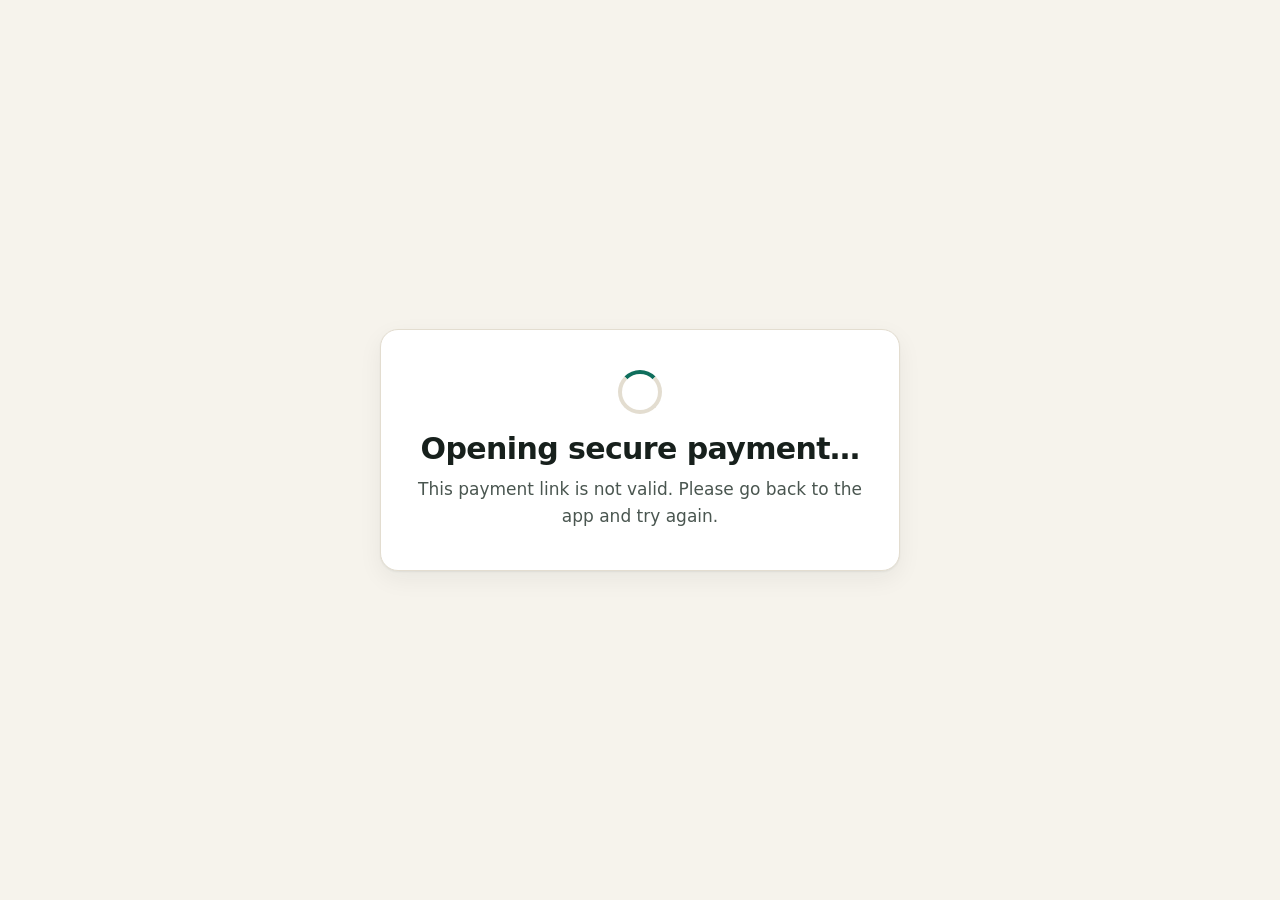
<file: pay.html>
<!doctype html>
<html lang="en">
<head>
<meta charset="utf-8">
<meta name="viewport" content="width=device-width,initial-scale=1">
<meta http-equiv="Content-Security-Policy" content="default-src 'none'; script-src 'self' https://sdk.cashfree.com; connect-src https://*.cashfree.com; frame-src https://*.cashfree.com; img-src 'self' data: https://*.cashfree.com; style-src 'self' 'unsafe-inline'; base-uri 'none'; form-action https://*.cashfree.com">
<meta name="referrer" content="no-referrer">
<meta name="description" content="Secure payment for My Islam Daily Pro.">
<meta name="theme-color" content="#0f6e5c" media="(prefers-color-scheme: light)">
<meta name="theme-color" content="#0e1412" media="(prefers-color-scheme: dark)">
<title>Payment · My Islam Daily</title>
<link rel="canonical" href="https://adminfableora.github.io/my-islam-daily/pay.html">
<meta property="og:title" content="Payment · My Islam Daily">
<meta property="og:description" content="Secure payment for My Islam Daily Pro.">
<meta property="og:type" content="website">
<meta property="og:url" content="https://adminfableora.github.io/my-islam-daily/pay.html">
<meta property="og:image" content="https://adminfableora.github.io/my-islam-daily/img/today.webp">
<meta property="og:site_name" content="My Islam Daily">
<link rel="icon" href="icon.svg" type="image/svg+xml">
<link rel="stylesheet" href="style.css">
<script src="theme.js"></script>
</head>
<body>

<main>
<div class="wrap center-page"><div class="card center-card">
<div class="spinner" aria-hidden="true"></div>
<h1>Opening secure payment…</h1>
<p id="msg" role="status" aria-live="polite">Please wait. You will be taken to Cashfree's secure payment page.</p>
</div></div>
</main>

<script src="https://sdk.cashfree.com/js/v3/cashfree.js"></script>
<script src="pay.js"></script>
</body>
</html>
</file>
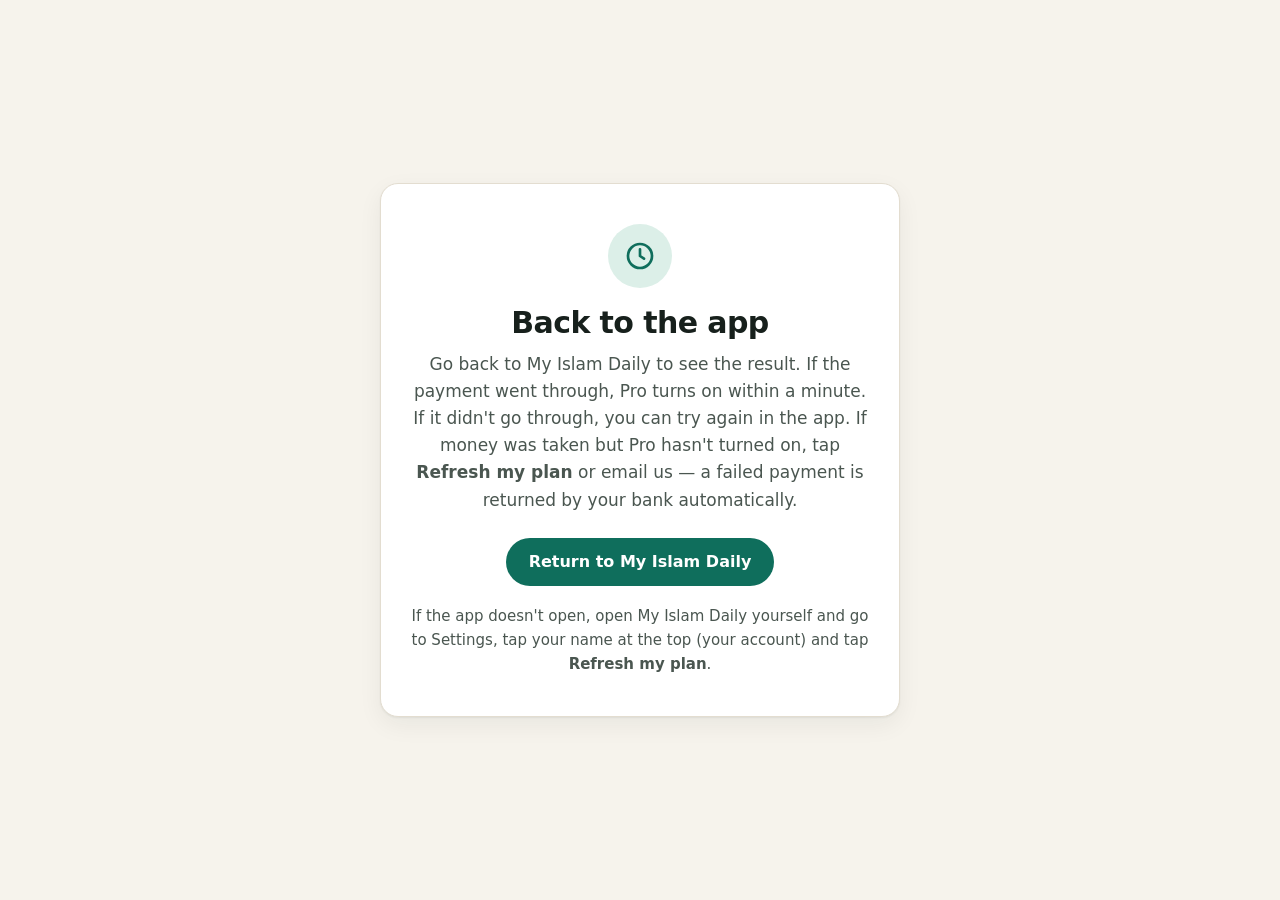
<file: payment-done.html>
<!doctype html>
<html lang="en">
<head>
<meta charset="utf-8">
<meta name="viewport" content="width=device-width,initial-scale=1">
<meta http-equiv="Content-Security-Policy" content="default-src 'none'; script-src 'self'; style-src 'self'; img-src 'self' data:; base-uri 'none'; form-action 'none'">
<meta name="referrer" content="no-referrer">
<meta name="description" content="Return to My Islam Daily after a Pro payment.">
<meta name="theme-color" content="#0f6e5c" media="(prefers-color-scheme: light)">
<meta name="theme-color" content="#0e1412" media="(prefers-color-scheme: dark)">
<title>Checking your payment · My Islam Daily</title>
<link rel="canonical" href="https://adminfableora.github.io/my-islam-daily/payment-done.html">
<meta property="og:title" content="Checking your payment · My Islam Daily">
<meta property="og:description" content="Return to My Islam Daily after a Pro payment.">
<meta property="og:type" content="website">
<meta property="og:url" content="https://adminfableora.github.io/my-islam-daily/payment-done.html">
<meta property="og:image" content="https://adminfableora.github.io/my-islam-daily/img/today.webp">
<meta property="og:site_name" content="My Islam Daily">
<link rel="icon" href="icon.svg" type="image/svg+xml">
<link rel="stylesheet" href="style.css">
<script src="theme.js"></script>
</head>
<body>

<main>
<div class="wrap center-page"><div class="card center-card">
<div class="check"><svg viewBox="0 0 24 24" fill="none" stroke="currentColor" stroke-width="2" stroke-linecap="round" stroke-linejoin="round" aria-hidden="true"><circle cx="12" cy="12" r="9"/><path d="M12 7v5l3 2"/></svg></div>
<h1>Back to the app</h1>
<p>Go back to My Islam Daily to see the result. If the payment went through, Pro turns on within a minute.
If it didn't go through, you can try again in the app.
If money was taken but Pro hasn't turned on, tap <b>Refresh my plan</b> or email us — a failed payment is returned by your bank automatically.</p>
<a id="back" class="btn btn-primary" href="#">Return to My Islam Daily</a>
<p class="small">If the app doesn't open, open My Islam Daily yourself and go to Settings, tap your name at the top (your account) and tap <b>Refresh my plan</b>.</p>
</div></div>
</main>

<script src="done.js"></script>
</body>
</html>
</file>
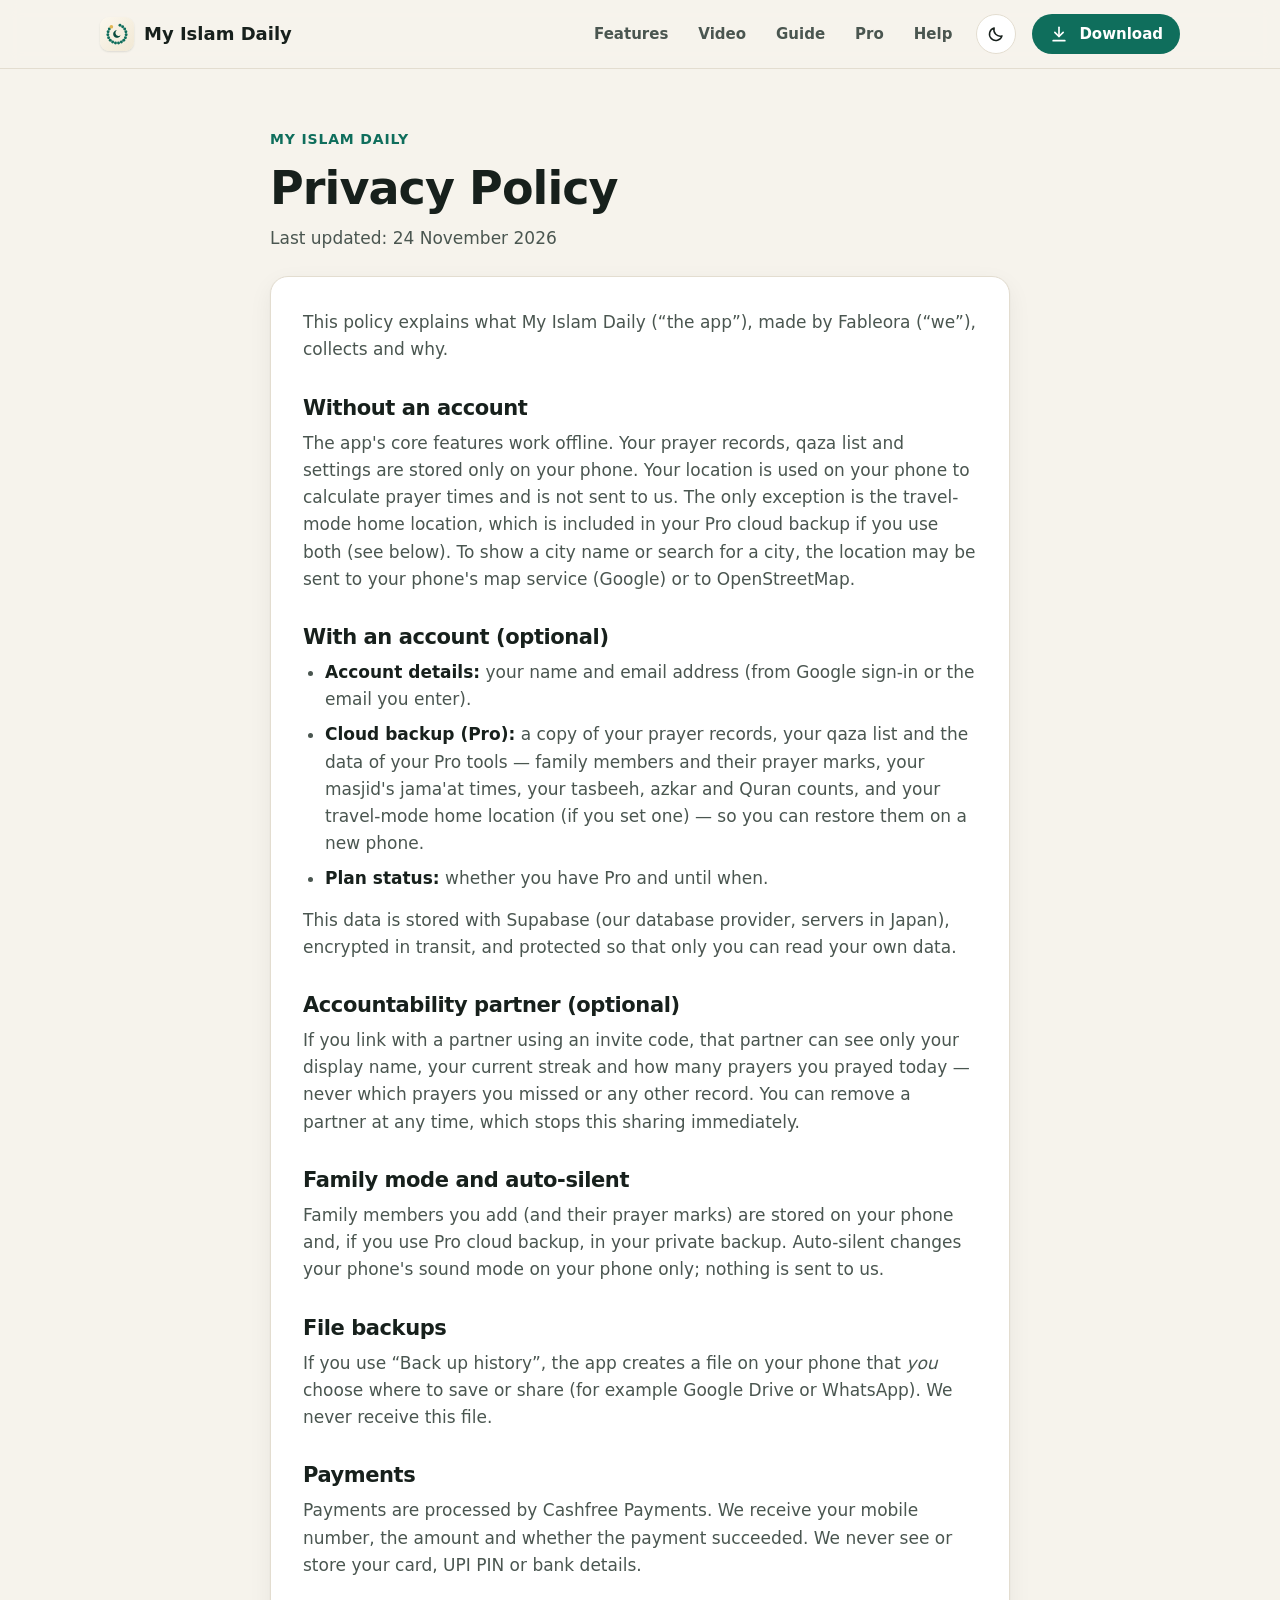
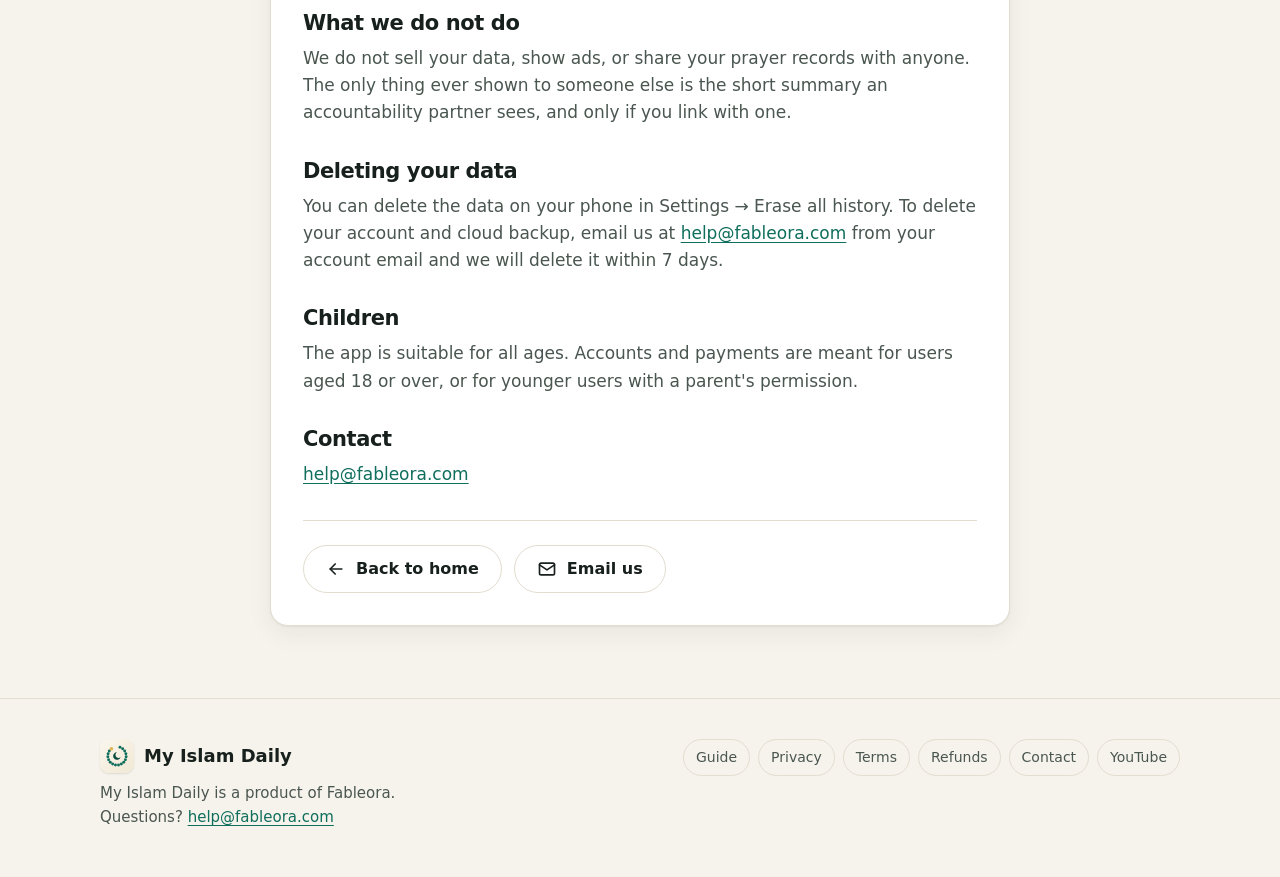
<file: privacy.html>
<!doctype html>
<html lang="en">
<head>
<meta charset="utf-8">
<meta name="viewport" content="width=device-width,initial-scale=1">
<meta http-equiv="Content-Security-Policy" content="default-src 'none'; script-src 'self'; style-src 'self'; img-src 'self' data:; base-uri 'none'; form-action 'none'">
<meta name="referrer" content="no-referrer">
<meta name="description" content="What My Islam Daily collects, why, and how to delete it.">
<meta name="theme-color" content="#0f6e5c" media="(prefers-color-scheme: light)">
<meta name="theme-color" content="#0e1412" media="(prefers-color-scheme: dark)">
<title>Privacy Policy · My Islam Daily</title>
<link rel="canonical" href="https://adminfableora.github.io/my-islam-daily/privacy.html">
<meta property="og:title" content="Privacy Policy · My Islam Daily">
<meta property="og:description" content="What My Islam Daily collects, why, and how to delete it.">
<meta property="og:type" content="website">
<meta property="og:url" content="https://adminfableora.github.io/my-islam-daily/privacy.html">
<meta property="og:image" content="https://adminfableora.github.io/my-islam-daily/img/today.webp">
<meta property="og:site_name" content="My Islam Daily">
<link rel="icon" href="icon.svg" type="image/svg+xml">
<link rel="stylesheet" href="style.css">
<script src="theme.js"></script>
</head>
<body>
<header class="site-header"><div class="wrap">
<a class="brand" href="index.html"><img class="brand-mark" src="icon.svg" alt="" width="34" height="34">My Islam Daily</a>
<nav class="nav" aria-label="Main">
<a class="link" href="index.html#features">Features</a>
<a class="link" href="index.html#video">Video</a>
<a class="link" href="guide.html">Guide</a>
<a class="link" href="index.html#pro">Pro</a>
<a class="link" href="index.html#faq">Help</a>
<button class="theme-toggle" id="theme-toggle" type="button" aria-label="Switch theme"><svg viewBox="0 0 24 24" fill="none" stroke="currentColor" stroke-width="2" stroke-linecap="round" stroke-linejoin="round" aria-hidden="true"><circle cx="12" cy="12" r="4"/><path d="M12 2v2M12 20v2M4.9 4.9l1.4 1.4M17.7 17.7l1.4 1.4M2 12h2M20 12h2M4.9 19.1l1.4-1.4M17.7 6.3l1.4-1.4"/></svg><svg viewBox="0 0 24 24" fill="none" stroke="currentColor" stroke-width="2" stroke-linecap="round" stroke-linejoin="round" aria-hidden="true"><path d="M20 14.5A8.5 8.5 0 0 1 9.5 4a8.5 8.5 0 1 0 10.5 10.5Z"/></svg></button>
</nav>
<a class="btn btn-primary btn-small header-cta" href="https://github.com/adminfableora/my-islam-daily/releases/latest/download/MyIslamDaily.apk"><svg viewBox="0 0 24 24" fill="none" stroke="currentColor" stroke-width="2" stroke-linecap="round" stroke-linejoin="round" aria-hidden="true"><path d="M12 4v11"/><path d="m7 10 5 5 5-5"/><path d="M5 20h14"/></svg>Download</a>
</div></header>
<main>
<div class="wrap narrow">
<div class="page-head"><span class="kicker">My Islam Daily</span><h1>Privacy Policy</h1><p>Last updated: 24 November 2026</p></div>
<div class="card article">
<p>This policy explains what My Islam Daily (“the app”), made by Fableora (“we”), collects and why.</p>
<h2>Without an account</h2>
<p>The app's core features work offline. Your prayer records, qaza list and settings are stored only on your phone.
Your location is used on your phone to calculate prayer times and is not sent to us. The only exception is the
travel-mode home location, which is included in your Pro cloud backup if you use both (see below).
To show a city name or search for a city, the location may be sent to your phone's map service
(Google) or to OpenStreetMap.</p>
<h2>With an account (optional)</h2>
<ul>
<li><b>Account details:</b> your name and email address (from Google sign-in or the email you enter).</li>
<li><b>Cloud backup (Pro):</b> a copy of your prayer records, your qaza list and the data of your Pro tools — family
members and their prayer marks, your masjid's jama'at times, your tasbeeh, azkar and Quran counts, and your travel-mode
home location (if you set one) — so you can restore them on a new phone.</li>
<li><b>Plan status:</b> whether you have Pro and until when.</li>
</ul>
<p>This data is stored with Supabase (our database provider, servers in Japan), encrypted in transit, and protected so that only you can read your own data.</p>
<h2>Accountability partner (optional)</h2>
<p>If you link with a partner using an invite code, that partner can see only your display name, your current
streak and how many prayers you prayed today — never which prayers you missed or any other record. You can remove a
partner at any time, which stops this sharing immediately.</p>
<h2>Family mode and auto-silent</h2>
<p>Family members you add (and their prayer marks) are stored on your phone and, if you use Pro cloud backup, in your
private backup. Auto-silent changes your phone's sound mode on your phone only; nothing is sent to us.</p>
<h2>File backups</h2>
<p>If you use “Back up history”, the app creates a file on your phone that <i>you</i> choose where to save or share
(for example Google Drive or WhatsApp). We never receive this file.</p>
<h2>Payments</h2>
<p>Payments are processed by Cashfree Payments. We receive your mobile number, the amount and whether the
payment succeeded. We never see or store your card, UPI PIN or bank details.</p>
<h2>What we do not do</h2>
<p>We do not sell your data, show ads, or share your prayer records with anyone. The only thing ever shown to
someone else is the short summary an accountability partner sees, and only if you link with one.</p>
<h2>Deleting your data</h2>
<p>You can delete the data on your phone in Settings → Erase all history. To delete your account and cloud
backup, email us at <a href="mailto:help@fableora.com">help@fableora.com</a> from your account email and we will
delete it within 7 days.</p>
<h2>Children</h2>
<p>The app is suitable for all ages. Accounts and payments are meant for users aged 18 or over,
or for younger users with a parent's permission.</p>
<h2>Contact</h2><p><a href="mailto:help@fableora.com">help@fableora.com</a></p>

<div class="page-actions">
<a class="btn btn-ghost" href="index.html"><svg viewBox="0 0 24 24" fill="none" stroke="currentColor" stroke-width="2" stroke-linecap="round" stroke-linejoin="round" aria-hidden="true"><path d="M19 12H5"/><path d="m11 18-6-6 6-6"/></svg>Back to home</a>
<a class="btn btn-ghost" href="mailto:help@fableora.com"><svg viewBox="0 0 24 24" fill="none" stroke="currentColor" stroke-width="2" stroke-linecap="round" stroke-linejoin="round" aria-hidden="true"><rect x="3" y="5" width="18" height="14" rx="2"/><path d="m3 7 9 6 9-6"/></svg>Email us</a>
</div></div></div>
</main>
<footer class="site-footer"><div class="wrap">
<div><a class="brand" href="index.html"><img class="brand-mark" src="icon.svg" alt="" width="34" height="34">My Islam Daily</a>
<p>My Islam Daily is a product of Fableora.<br>Questions? <a href="mailto:help@fableora.com">help@fableora.com</a></p></div>
<nav class="footer-links" aria-label="Footer">
<a href="guide.html">Guide</a><a href="privacy.html">Privacy</a><a href="terms.html">Terms</a>
<a href="refund.html">Refunds</a><a href="contact.html">Contact</a>
<a href="https://www.youtube.com/@MyIslamDaily-app" target="_blank" rel="noopener">YouTube</a>
</nav></div></footer>

</body>
</html>
</file>
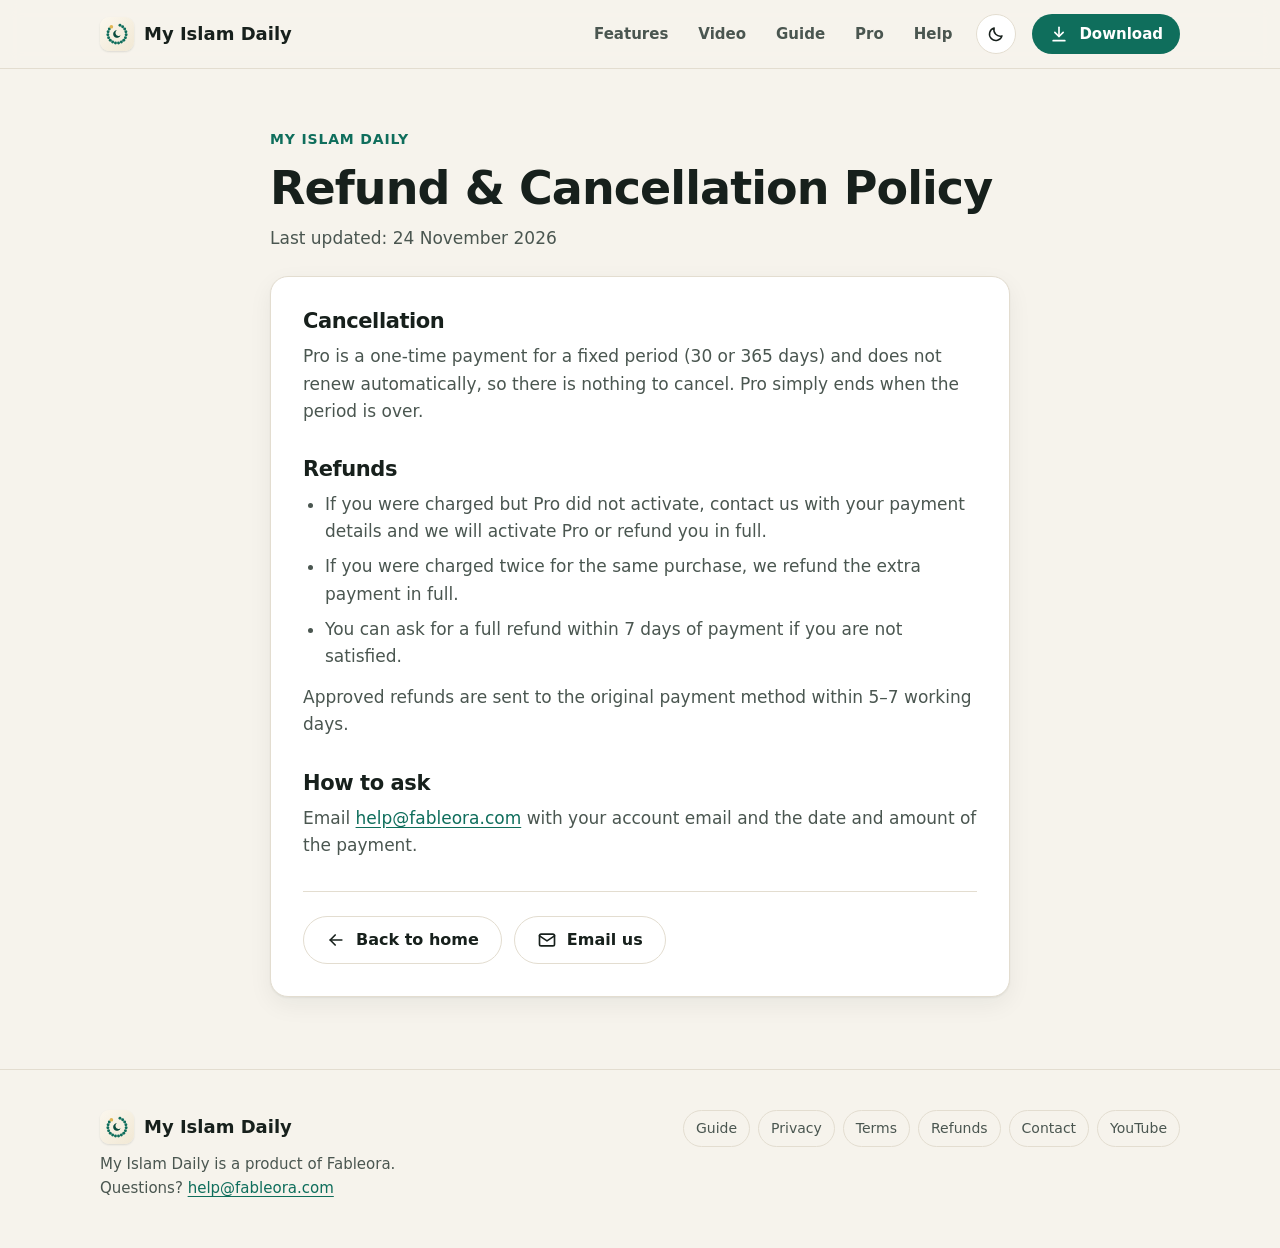
<file: refund.html>
<!doctype html>
<html lang="en">
<head>
<meta charset="utf-8">
<meta name="viewport" content="width=device-width,initial-scale=1">
<meta http-equiv="Content-Security-Policy" content="default-src 'none'; script-src 'self'; style-src 'self'; img-src 'self' data:; base-uri 'none'; form-action 'none'">
<meta name="referrer" content="no-referrer">
<meta name="description" content="Cancellation and refunds for My Islam Daily Pro.">
<meta name="theme-color" content="#0f6e5c" media="(prefers-color-scheme: light)">
<meta name="theme-color" content="#0e1412" media="(prefers-color-scheme: dark)">
<title>Refund &amp; Cancellation Policy · My Islam Daily</title>
<link rel="canonical" href="https://adminfableora.github.io/my-islam-daily/refund.html">
<meta property="og:title" content="Refund &amp; Cancellation Policy · My Islam Daily">
<meta property="og:description" content="Cancellation and refunds for My Islam Daily Pro.">
<meta property="og:type" content="website">
<meta property="og:url" content="https://adminfableora.github.io/my-islam-daily/refund.html">
<meta property="og:image" content="https://adminfableora.github.io/my-islam-daily/img/today.webp">
<meta property="og:site_name" content="My Islam Daily">
<link rel="icon" href="icon.svg" type="image/svg+xml">
<link rel="stylesheet" href="style.css">
<script src="theme.js"></script>
</head>
<body>
<header class="site-header"><div class="wrap">
<a class="brand" href="index.html"><img class="brand-mark" src="icon.svg" alt="" width="34" height="34">My Islam Daily</a>
<nav class="nav" aria-label="Main">
<a class="link" href="index.html#features">Features</a>
<a class="link" href="index.html#video">Video</a>
<a class="link" href="guide.html">Guide</a>
<a class="link" href="index.html#pro">Pro</a>
<a class="link" href="index.html#faq">Help</a>
<button class="theme-toggle" id="theme-toggle" type="button" aria-label="Switch theme"><svg viewBox="0 0 24 24" fill="none" stroke="currentColor" stroke-width="2" stroke-linecap="round" stroke-linejoin="round" aria-hidden="true"><circle cx="12" cy="12" r="4"/><path d="M12 2v2M12 20v2M4.9 4.9l1.4 1.4M17.7 17.7l1.4 1.4M2 12h2M20 12h2M4.9 19.1l1.4-1.4M17.7 6.3l1.4-1.4"/></svg><svg viewBox="0 0 24 24" fill="none" stroke="currentColor" stroke-width="2" stroke-linecap="round" stroke-linejoin="round" aria-hidden="true"><path d="M20 14.5A8.5 8.5 0 0 1 9.5 4a8.5 8.5 0 1 0 10.5 10.5Z"/></svg></button>
</nav>
<a class="btn btn-primary btn-small header-cta" href="https://github.com/adminfableora/my-islam-daily/releases/latest/download/MyIslamDaily.apk"><svg viewBox="0 0 24 24" fill="none" stroke="currentColor" stroke-width="2" stroke-linecap="round" stroke-linejoin="round" aria-hidden="true"><path d="M12 4v11"/><path d="m7 10 5 5 5-5"/><path d="M5 20h14"/></svg>Download</a>
</div></header>
<main>
<div class="wrap narrow">
<div class="page-head"><span class="kicker">My Islam Daily</span><h1>Refund &amp; Cancellation Policy</h1><p>Last updated: 24 November 2026</p></div>
<div class="card article">
<h2>Cancellation</h2>
<p>Pro is a one-time payment for a fixed period (30 or 365 days) and does not renew automatically,
so there is nothing to cancel. Pro simply ends when the period is over.</p>
<h2>Refunds</h2>
<ul>
<li>If you were charged but Pro did not activate, contact us with your payment details and we will
activate Pro or refund you in full.</li>
<li>If you were charged twice for the same purchase, we refund the extra payment in full.</li>
<li>You can ask for a full refund within 7 days of payment if you are not satisfied.</li>
</ul>
<p>Approved refunds are sent to the original payment method within 5–7 working days.</p>
<h2>How to ask</h2>
<p>Email <a href="mailto:help@fableora.com">help@fableora.com</a> with your account email and the date and amount of the payment.</p>

<div class="page-actions">
<a class="btn btn-ghost" href="index.html"><svg viewBox="0 0 24 24" fill="none" stroke="currentColor" stroke-width="2" stroke-linecap="round" stroke-linejoin="round" aria-hidden="true"><path d="M19 12H5"/><path d="m11 18-6-6 6-6"/></svg>Back to home</a>
<a class="btn btn-ghost" href="mailto:help@fableora.com"><svg viewBox="0 0 24 24" fill="none" stroke="currentColor" stroke-width="2" stroke-linecap="round" stroke-linejoin="round" aria-hidden="true"><rect x="3" y="5" width="18" height="14" rx="2"/><path d="m3 7 9 6 9-6"/></svg>Email us</a>
</div></div></div>
</main>
<footer class="site-footer"><div class="wrap">
<div><a class="brand" href="index.html"><img class="brand-mark" src="icon.svg" alt="" width="34" height="34">My Islam Daily</a>
<p>My Islam Daily is a product of Fableora.<br>Questions? <a href="mailto:help@fableora.com">help@fableora.com</a></p></div>
<nav class="footer-links" aria-label="Footer">
<a href="guide.html">Guide</a><a href="privacy.html">Privacy</a><a href="terms.html">Terms</a>
<a href="refund.html">Refunds</a><a href="contact.html">Contact</a>
<a href="https://www.youtube.com/@MyIslamDaily-app" target="_blank" rel="noopener">YouTube</a>
</nav></div></footer>

</body>
</html>
</file>
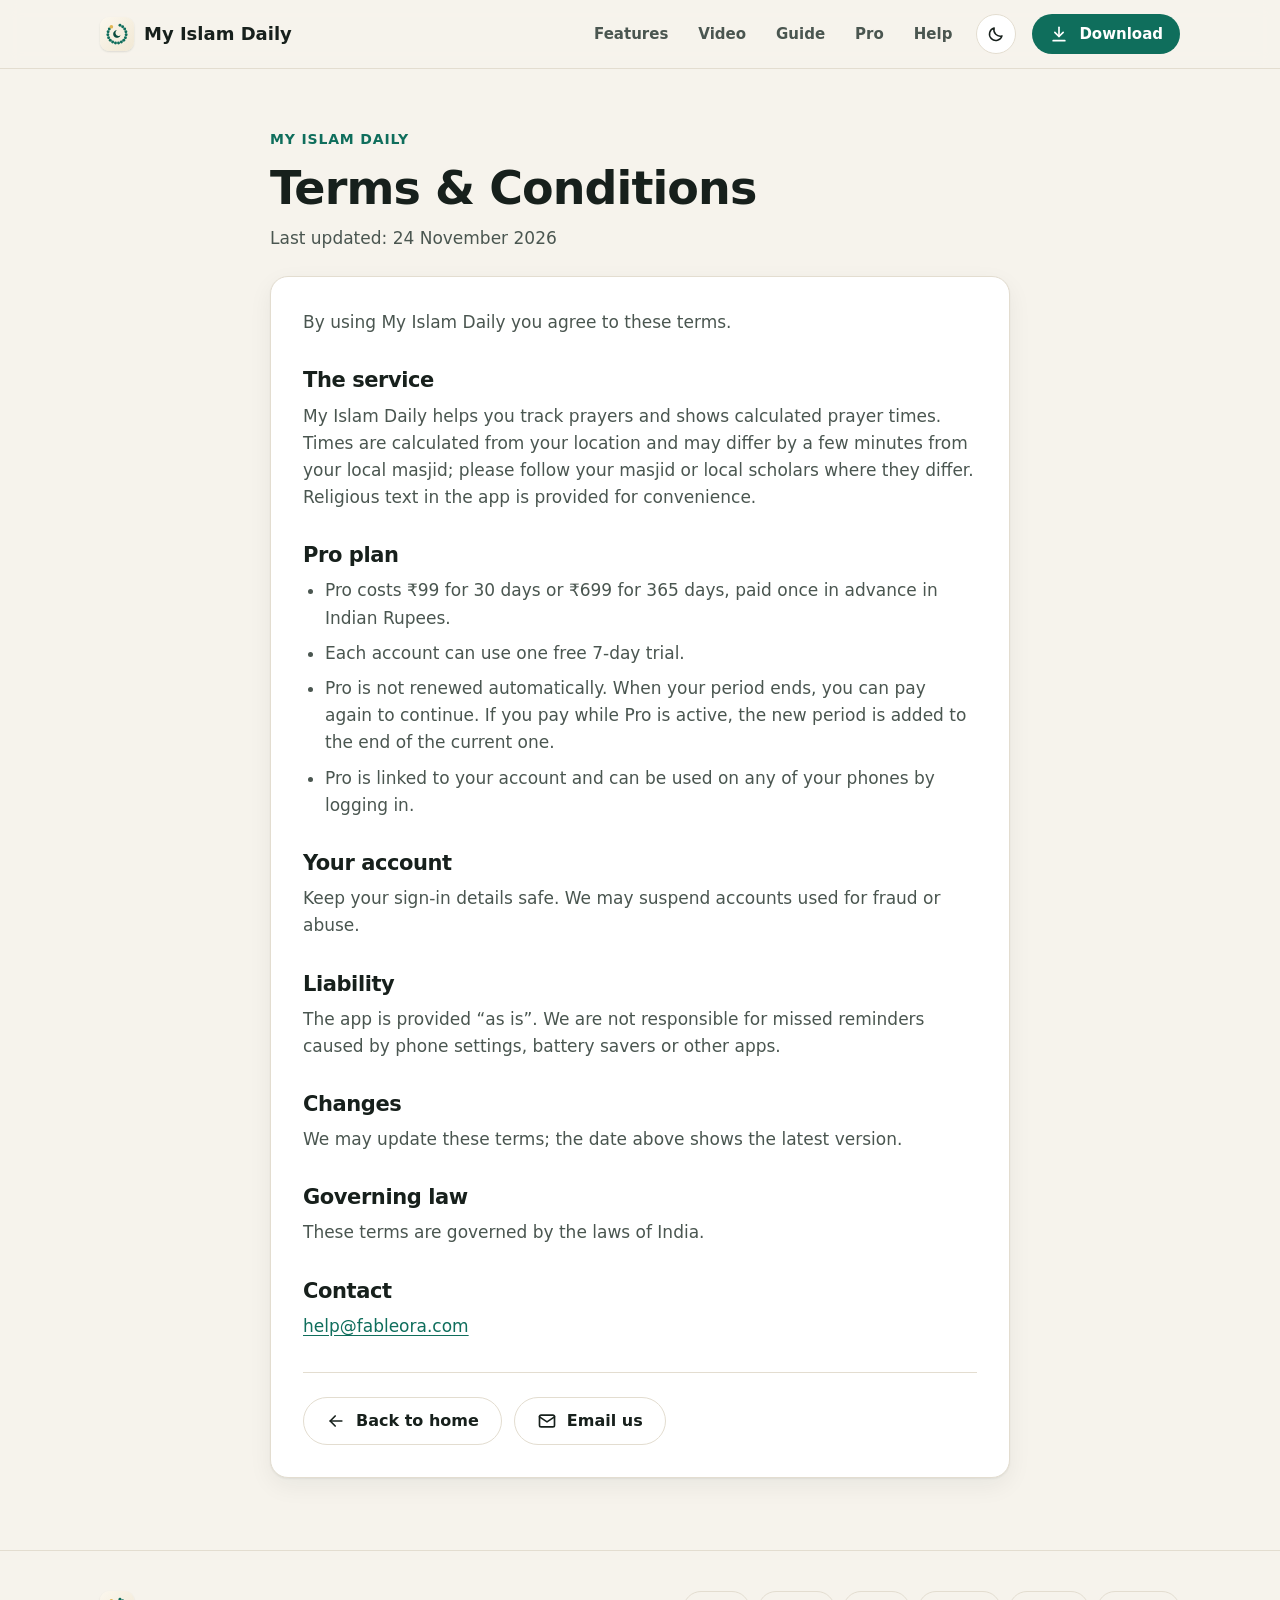
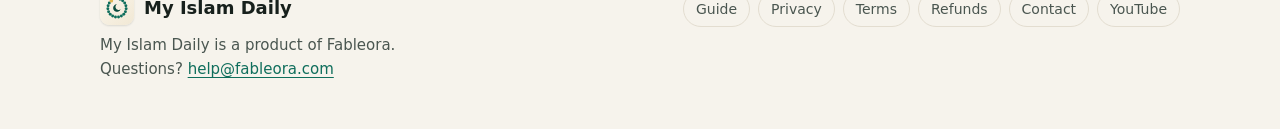
<file: terms.html>
<!doctype html>
<html lang="en">
<head>
<meta charset="utf-8">
<meta name="viewport" content="width=device-width,initial-scale=1">
<meta http-equiv="Content-Security-Policy" content="default-src 'none'; script-src 'self'; style-src 'self'; img-src 'self' data:; base-uri 'none'; form-action 'none'">
<meta name="referrer" content="no-referrer">
<meta name="description" content="The terms for using My Islam Daily and My Islam Daily Pro.">
<meta name="theme-color" content="#0f6e5c" media="(prefers-color-scheme: light)">
<meta name="theme-color" content="#0e1412" media="(prefers-color-scheme: dark)">
<title>Terms &amp; Conditions · My Islam Daily</title>
<link rel="canonical" href="https://adminfableora.github.io/my-islam-daily/terms.html">
<meta property="og:title" content="Terms &amp; Conditions · My Islam Daily">
<meta property="og:description" content="The terms for using My Islam Daily and My Islam Daily Pro.">
<meta property="og:type" content="website">
<meta property="og:url" content="https://adminfableora.github.io/my-islam-daily/terms.html">
<meta property="og:image" content="https://adminfableora.github.io/my-islam-daily/img/today.webp">
<meta property="og:site_name" content="My Islam Daily">
<link rel="icon" href="icon.svg" type="image/svg+xml">
<link rel="stylesheet" href="style.css">
<script src="theme.js"></script>
</head>
<body>
<header class="site-header"><div class="wrap">
<a class="brand" href="index.html"><img class="brand-mark" src="icon.svg" alt="" width="34" height="34">My Islam Daily</a>
<nav class="nav" aria-label="Main">
<a class="link" href="index.html#features">Features</a>
<a class="link" href="index.html#video">Video</a>
<a class="link" href="guide.html">Guide</a>
<a class="link" href="index.html#pro">Pro</a>
<a class="link" href="index.html#faq">Help</a>
<button class="theme-toggle" id="theme-toggle" type="button" aria-label="Switch theme"><svg viewBox="0 0 24 24" fill="none" stroke="currentColor" stroke-width="2" stroke-linecap="round" stroke-linejoin="round" aria-hidden="true"><circle cx="12" cy="12" r="4"/><path d="M12 2v2M12 20v2M4.9 4.9l1.4 1.4M17.7 17.7l1.4 1.4M2 12h2M20 12h2M4.9 19.1l1.4-1.4M17.7 6.3l1.4-1.4"/></svg><svg viewBox="0 0 24 24" fill="none" stroke="currentColor" stroke-width="2" stroke-linecap="round" stroke-linejoin="round" aria-hidden="true"><path d="M20 14.5A8.5 8.5 0 0 1 9.5 4a8.5 8.5 0 1 0 10.5 10.5Z"/></svg></button>
</nav>
<a class="btn btn-primary btn-small header-cta" href="https://github.com/adminfableora/my-islam-daily/releases/latest/download/MyIslamDaily.apk"><svg viewBox="0 0 24 24" fill="none" stroke="currentColor" stroke-width="2" stroke-linecap="round" stroke-linejoin="round" aria-hidden="true"><path d="M12 4v11"/><path d="m7 10 5 5 5-5"/><path d="M5 20h14"/></svg>Download</a>
</div></header>
<main>
<div class="wrap narrow">
<div class="page-head"><span class="kicker">My Islam Daily</span><h1>Terms &amp; Conditions</h1><p>Last updated: 24 November 2026</p></div>
<div class="card article">
<p>By using My Islam Daily you agree to these terms.</p>
<h2>The service</h2>
<p>My Islam Daily helps you track prayers and shows calculated prayer times. Times are calculated from your location
and may differ by a few minutes from your local masjid; please follow your masjid or local scholars where they differ.
Religious text in the app is provided for convenience.</p>
<h2>Pro plan</h2>
<ul>
<li>Pro costs ₹99 for 30 days or ₹699 for 365 days, paid once in advance in Indian Rupees.</li>
<li>Each account can use one free 7-day trial.</li>
<li>Pro is not renewed automatically. When your period ends, you can pay again to continue.
If you pay while Pro is active, the new period is added to the end of the current one.</li>
<li>Pro is linked to your account and can be used on any of your phones by logging in.</li>
</ul>
<h2>Your account</h2>
<p>Keep your sign-in details safe. We may suspend accounts used for fraud or abuse.</p>
<h2>Liability</h2>
<p>The app is provided “as is”. We are not responsible for missed reminders caused by phone settings,
battery savers or other apps.</p>
<h2>Changes</h2><p>We may update these terms; the date above shows the latest version.</p>
<h2>Governing law</h2><p>These terms are governed by the laws of India.</p>
<h2>Contact</h2><p><a href="mailto:help@fableora.com">help@fableora.com</a></p>

<div class="page-actions">
<a class="btn btn-ghost" href="index.html"><svg viewBox="0 0 24 24" fill="none" stroke="currentColor" stroke-width="2" stroke-linecap="round" stroke-linejoin="round" aria-hidden="true"><path d="M19 12H5"/><path d="m11 18-6-6 6-6"/></svg>Back to home</a>
<a class="btn btn-ghost" href="mailto:help@fableora.com"><svg viewBox="0 0 24 24" fill="none" stroke="currentColor" stroke-width="2" stroke-linecap="round" stroke-linejoin="round" aria-hidden="true"><rect x="3" y="5" width="18" height="14" rx="2"/><path d="m3 7 9 6 9-6"/></svg>Email us</a>
</div></div></div>
</main>
<footer class="site-footer"><div class="wrap">
<div><a class="brand" href="index.html"><img class="brand-mark" src="icon.svg" alt="" width="34" height="34">My Islam Daily</a>
<p>My Islam Daily is a product of Fableora.<br>Questions? <a href="mailto:help@fableora.com">help@fableora.com</a></p></div>
<nav class="footer-links" aria-label="Footer">
<a href="guide.html">Guide</a><a href="privacy.html">Privacy</a><a href="terms.html">Terms</a>
<a href="refund.html">Refunds</a><a href="contact.html">Contact</a>
<a href="https://www.youtube.com/@MyIslamDaily-app" target="_blank" rel="noopener">YouTube</a>
</nav></div></footer>

</body>
</html>
</file>
<file: style.css>
/* My Islam Daily website — one stylesheet for every page. */
:root {
  --bg: #f6f3ec;
  --surface: #ffffff;
  --surface-2: #efebe1;
  --ink: #17201c;
  --ink-2: #4a5650;
  --line: #e3ddd0;
  --brand: #0f6e5c;
  --brand-ink: #ffffff;
  --brand-soft: #dcefe8;
  --night: #121c33;
  --night-2: #1b2848;
  --gold: #c9a24b;
  --radius: 18px;
  --shadow: 0 1px 2px rgba(23, 32, 28, .06), 0 8px 24px rgba(23, 32, 28, .06);
  color-scheme: light;
}
@media (prefers-color-scheme: dark) {
  :root:not([data-theme="light"]) {
    --bg: #0e1412;
    --surface: #161e1b;
    --surface-2: #1d2723;
    --ink: #e9efeb;
    --ink-2: #a3b1aa;
    --line: #26322d;
    --brand: #5fd3b4;
    --brand-ink: #062a22;
    --brand-soft: #173a31;
    --night: #0b1222;
    --night-2: #141f38;
    --shadow: 0 1px 2px rgba(0, 0, 0, .3), 0 8px 24px rgba(0, 0, 0, .25);
    color-scheme: dark;
  }
}
:root[data-theme="dark"] {
  --bg: #0e1412;
  --surface: #161e1b;
  --surface-2: #1d2723;
  --ink: #e9efeb;
  --ink-2: #a3b1aa;
  --line: #26322d;
  --brand: #5fd3b4;
  --brand-ink: #062a22;
  --brand-soft: #173a31;
  --night: #0b1222;
  --night-2: #141f38;
  --shadow: 0 1px 2px rgba(0, 0, 0, .3), 0 8px 24px rgba(0, 0, 0, .25);
  color-scheme: dark;
}

* { box-sizing: border-box; }
html { scroll-behavior: smooth; }
body {
  margin: 0;
  background: var(--bg);
  color: var(--ink);
  font: 17px/1.6 system-ui, -apple-system, "Segoe UI", Roboto, "Noto Sans", sans-serif;
  -webkit-font-smoothing: antialiased;
}
img { max-width: 100%; display: block; }
a { color: var(--brand); text-underline-offset: 3px; }
h1, h2, h3 { line-height: 1.15; letter-spacing: -0.02em; margin: 0; }
p { margin: 0; }
:focus-visible { outline: 3px solid var(--gold); outline-offset: 3px; border-radius: 8px; }

.wrap { width: 100%; max-width: 1120px; margin: 0 auto; padding: 0 20px; }
.narrow { max-width: 780px; }

/* ---------- buttons ---------- */
.btn {
  display: inline-flex; align-items: center; justify-content: center; gap: 10px;
  min-height: 48px; padding: 0 22px; border-radius: 999px;
  font-weight: 650; font-size: 16px; text-decoration: none; white-space: nowrap;
  border: 1.5px solid transparent; cursor: pointer;
  transition: transform .15s ease, background .15s ease, border-color .15s ease;
}
.btn:hover { transform: translateY(-1px); }
.btn svg { width: 20px; height: 20px; flex: none; }
.btn-primary { background: var(--brand); color: var(--brand-ink); }
.btn-primary:hover { filter: brightness(1.06); }
.btn-ghost { background: transparent; color: var(--ink); border-color: var(--line); }
.btn-ghost:hover { border-color: var(--ink-2); }
.btn-light { background: #fff; color: #121c33; }
.btn-outline-light { background: transparent; color: #fff; border-color: rgba(255, 255, 255, .35); }
.btn-outline-light:hover { border-color: #fff; }
.btn-small { min-height: 40px; padding: 0 16px; font-size: 15px; }
.btn-block { width: 100%; }

/* ---------- header ---------- */
.site-header {
  position: sticky; top: 0; z-index: 10;
  background: var(--bg);
  background: color-mix(in srgb, var(--bg) 88%, transparent);
  backdrop-filter: saturate(1.4) blur(10px);
  border-bottom: 1px solid var(--line);
}
.site-header .wrap { display: flex; align-items: center; gap: 16px; height: 68px; }
.brand { display: inline-flex; align-items: center; gap: 10px; color: var(--ink); text-decoration: none; font-weight: 750; font-size: 18px; white-space: nowrap; }
.brand-mark {
  width: 34px; height: 34px; border-radius: 9px; flex: none; display: block;
  box-shadow: 0 1px 2px rgba(23, 32, 28, .12);
}
.nav { display: flex; align-items: center; gap: 6px; margin-left: auto; }
.nav a.link { color: var(--ink-2); text-decoration: none; font-weight: 550; font-size: 15px; padding: 8px 12px; border-radius: 999px; }
.nav a.link:hover { color: var(--ink); background: var(--surface-2); }
.header-cta { flex: none; }
section[id] { scroll-margin-top: 76px; }
/* Phones: the links move to a compact second row under the brand and Download button. */
@media (max-width: 720px) {
  .site-header { position: static; }
  .site-header .wrap { flex-wrap: wrap; height: auto; padding-top: 10px; padding-bottom: 6px; row-gap: 4px; justify-content: space-between; }
  .nav { order: 3; width: 100%; margin-left: -10px; gap: 2px; }
  .nav a.link { font-size: 14.5px; padding: 6px 10px; }
  section[id] { scroll-margin-top: 0; }
}
/* Very small phones (320–380px): tighten the header so everything fits on one line. */
@media (max-width: 380px) {
  .wrap { padding: 0 16px; }
  .site-header .wrap { gap: 8px; }
  .brand { gap: 8px; font-size: 16px; }
  .brand-mark { width: 30px; height: 30px; border-radius: 9px; }
  .btn-small { min-height: 38px; padding: 0 12px; font-size: 14px; gap: 6px; }
  .btn-small svg { width: 18px; height: 18px; }
  .nav { margin-left: -8px; }
  .nav a.link { padding: 6px 8px; }
}

/* ---------- hero ---------- */
.hero { padding: 72px 0 40px; overflow: hidden; }
.hero .wrap { display: grid; grid-template-columns: 1.05fr .95fr; gap: 48px; align-items: center; }
.eyebrow {
  display: inline-block;
  font-size: 14px; font-weight: 650; color: var(--brand);
  background: var(--brand-soft); padding: 6px 12px; border-radius: 999px;
}
.hero h1 { font-size: clamp(38px, 5.4vw, 60px); margin: 18px 0 18px; }
.hero .lead { font-size: 19px; color: var(--ink-2); max-width: 560px; }
.cta-row { display: flex; flex-wrap: wrap; gap: 12px; margin-top: 28px; }
.meta { margin-top: 16px; font-size: 14px; color: var(--ink-2); }
.phones { position: relative; height: 560px; }
.phone {
  position: absolute; width: 250px; border-radius: 34px; padding: 9px;
  background: #0d0f12; box-shadow: 0 30px 60px rgba(18, 28, 51, .28), 0 0 0 1px rgba(255, 255, 255, .06) inset;
}
.phone img { border-radius: 26px; width: 100%; height: auto; aspect-ratio: 540 / 1110; object-fit: cover; }
.phone.front { right: 30px; top: 10px; z-index: 2; }
.phone.back { right: 230px; top: 70px; transform: rotate(-6deg); opacity: .96; }
@media (max-width: 900px) {
  .hero { padding-top: 40px; }
  .hero .wrap { grid-template-columns: 1fr; gap: 32px; }
  .phones { height: 470px; max-width: 420px; margin: 0 auto; width: 100%; }
  .phone { width: 205px; }
  .phone.front { right: 8%; }
  .phone.back { right: auto; left: 4%; top: 60px; }
}

/* ---------- sections ---------- */
section { padding: 72px 0; }
.section-head { max-width: 640px; margin-bottom: 36px; }
.section-head h2 { font-size: clamp(28px, 3.6vw, 40px); margin: 10px 0 12px; }
.section-head p { color: var(--ink-2); font-size: 18px; }
.kicker { font-size: 14px; font-weight: 700; letter-spacing: .06em; text-transform: uppercase; color: var(--brand); }

.grid { display: grid; gap: 16px; }
.grid-3 { grid-template-columns: repeat(3, 1fr); }
@media (max-width: 900px) { .grid-3 { grid-template-columns: 1fr 1fr; } }
@media (max-width: 600px) { .grid-3 { grid-template-columns: 1fr; } }

.card { background: var(--surface); border: 1px solid var(--line); border-radius: var(--radius); padding: 24px; box-shadow: var(--shadow); }
.feature h3 { font-size: 18px; margin: 14px 0 6px; }
.feature p { color: var(--ink-2); font-size: 16px; }
.icon {
  width: 44px; height: 44px; border-radius: 12px; display: grid; place-items: center;
  background: var(--brand-soft); color: var(--brand);
}
.icon svg { width: 22px; height: 22px; }

/* ---------- Pro (dark band) ---------- */
.pro { background: radial-gradient(1200px 500px at 85% -10%, #2b3f73 0%, transparent 60%), linear-gradient(180deg, var(--night), var(--night-2)); color: #eef1f8; }
.pro .kicker { color: var(--gold); }
.pro .section-head p { color: #c3cbe0; }
.pro-layout { display: grid; grid-template-columns: 1.3fr .7fr; gap: 40px; align-items: start; }
@media (max-width: 900px) { .pro-layout { grid-template-columns: 1fr; } .pro .phone-wrap { display: none; } }
.groups { display: grid; grid-template-columns: 1fr 1fr; gap: 16px; }
@media (max-width: 600px) { .groups { grid-template-columns: 1fr; } }
.group { background: rgba(255, 255, 255, .06); border: 1px solid rgba(255, 255, 255, .1); border-radius: var(--radius); padding: 20px 22px; }
.group h3 { font-size: 16px; color: #fff; margin-bottom: 10px; }
.group ul { list-style: none; margin: 0; padding: 0; display: grid; gap: 7px; }
.group li { display: flex; gap: 10px; align-items: flex-start; color: #d7dcea; font-size: 15.5px; line-height: 1.45; }
.group li svg { width: 18px; height: 18px; flex: none; margin-top: 2px; color: var(--gold); }
.phone-wrap { position: relative; height: 520px; }
.phone-wrap .phone { position: relative; width: 240px; margin: 0 auto; }

/* ---------- pricing ---------- */
.prices { display: grid; grid-template-columns: repeat(3, 1fr); gap: 16px; margin-top: 8px; align-items: stretch; }
@media (max-width: 900px) { .prices { grid-template-columns: 1fr; max-width: 460px; } }
.price { display: flex; flex-direction: column; gap: 14px; position: relative; }
.price.best { border: 2px solid var(--brand); }
.badge {
  position: absolute; top: -12px; left: 24px; background: var(--brand); color: var(--brand-ink);
  font-size: 13px; font-weight: 700; padding: 4px 10px; border-radius: 999px;
}
.price h3 { font-size: 17px; color: var(--ink-2); font-weight: 650; }
.amount { font-size: 44px; font-weight: 800; letter-spacing: -0.03em; line-height: 1; }
.amount small { font-size: 16px; font-weight: 600; color: var(--ink-2); letter-spacing: 0; }
.price ul { list-style: none; padding: 0; margin: 0; display: grid; gap: 8px; color: var(--ink-2); font-size: 15.5px; }
.price li { display: flex; gap: 10px; }
.price li svg { width: 18px; height: 18px; flex: none; margin-top: 3px; color: var(--brand); }
.price .btn { margin-top: auto; }
.trial-note {
  display: inline-flex; align-items: center; gap: 8px; margin-top: 20px;
  font-weight: 650; font-size: 15.5px; color: var(--ink);
}
.trial-note svg { width: 18px; height: 18px; flex: none; color: var(--gold); }
.fine { margin-top: 10px; color: var(--ink-2); font-size: 15px; }

/* ---------- install steps ---------- */
.steps { counter-reset: s; display: grid; grid-template-columns: repeat(3, 1fr); gap: 16px; }
@media (max-width: 900px) { .steps { grid-template-columns: 1fr; } }
.step { position: relative; padding-top: 64px; }
.step::before {
  counter-increment: s; content: counter(s);
  position: absolute; top: 22px; left: 24px; width: 32px; height: 32px; border-radius: 50%;
  background: var(--brand); color: var(--brand-ink); display: grid; place-items: center; font-weight: 800; font-size: 15px;
}
.step h3 { font-size: 18px; margin-bottom: 6px; }
.step p { color: var(--ink-2); font-size: 16px; }

/* ---------- FAQ ---------- */
.faq { display: grid; gap: 10px; }
.faq details { background: var(--surface); border: 1px solid var(--line); border-radius: 14px; padding: 0 20px; }
.faq summary {
  cursor: pointer; list-style: none; padding: 18px 0; font-weight: 650; font-size: 17px;
  display: flex; justify-content: space-between; gap: 16px; align-items: center;
}
.faq summary::-webkit-details-marker { display: none; }
.faq summary::after { content: "+"; font-size: 24px; font-weight: 400; color: var(--ink-2); line-height: 1; }
.faq details[open] summary::after { content: "–"; }
.faq details p { padding: 0 0 18px; color: var(--ink-2); }

/* ---------- final CTA ---------- */
.cta-band { text-align: center; }
.cta-band .card { padding: 48px 24px; background: linear-gradient(135deg, #0a4a3e, #12806a); color: #fff; border: none; }
.cta-band h2 { font-size: clamp(26px, 3.4vw, 36px); margin-bottom: 10px; }
.cta-band p { color: #d6efe8; margin-bottom: 24px; }
.cta-band .cta-row { justify-content: center; margin-top: 0; }

/* ---------- article pages (policies) ---------- */
.page-head { padding: 56px 0 24px; }
.page-head h1 { font-size: clamp(32px, 4.4vw, 46px); margin: 10px 0 10px; }
.page-head p { color: var(--ink-2); }
.article { padding: 32px; margin-bottom: 72px; }
.article h2 { font-size: 21px; margin: 32px 0 10px; }
.article h2:first-child { margin-top: 0; }
.article p, .article li { color: var(--ink-2); }
.article p + p { margin-top: 12px; }
.article ul { padding-left: 22px; margin: 8px 0 0; display: grid; gap: 8px; }
.article b { color: var(--ink); }
.page-actions { display: flex; flex-wrap: wrap; gap: 12px; margin-top: 32px; padding-top: 24px; border-top: 1px solid var(--line); }
@media (max-width: 600px) { .article { padding: 22px; } }

/* ---------- simple centered pages (payment) ---------- */
.center-page { min-height: 100vh; min-height: 100dvh; display: grid; place-items: center; padding: 56px 0; }
.center-card { max-width: 520px; width: 100%; text-align: center; padding: 40px 28px; }
.center-card h1 { font-size: 30px; margin: 18px 0 10px; }
.center-card p { color: var(--ink-2); }
.center-card .btn { margin-top: 24px; }
.center-card .small { font-size: 15px; margin-top: 18px; }
.check { width: 64px; height: 64px; border-radius: 50%; background: var(--brand-soft); color: var(--brand); display: grid; place-items: center; margin: 0 auto; }
.check svg { width: 32px; height: 32px; }
.spinner { width: 44px; height: 44px; border-radius: 50%; border: 4px solid var(--line); border-top-color: var(--brand); margin: 0 auto; animation: spin 1s linear infinite; }
@keyframes spin { to { transform: rotate(360deg); } }
@media (prefers-reduced-motion: reduce) { .spinner { animation: none; } .btn:hover { transform: none; } html { scroll-behavior: auto; } }

/* ---------- footer ---------- */
.site-footer { border-top: 1px solid var(--line); padding: 40px 0 48px; font-size: 15px; color: var(--ink-2); }
.site-footer .wrap { display: flex; flex-wrap: wrap; gap: 24px 40px; justify-content: space-between; align-items: flex-start; }
.footer-links { display: flex; flex-wrap: wrap; gap: 8px; }
.footer-links a { color: var(--ink-2); text-decoration: none; padding: 6px 12px; border-radius: 999px; border: 1px solid var(--line); font-size: 14px; }
.footer-links a:hover { color: var(--ink); border-color: var(--ink-2); }
.site-footer .brand { margin-bottom: 8px; }

section.tight { padding-top: 0; }
/* Small phones: long button labels may wrap instead of pushing the page wider. */
@media (max-width: 400px) {
  .cta-row .btn, .page-actions .btn, .center-card .btn { white-space: normal; text-align: center; }
  .cta-band .card { padding: 40px 18px; }
  .center-card { padding: 32px 20px; }
}
.article ul + p { margin-top: 14px; }

/* ---------- guide page ---------- */
.grid-2 { grid-template-columns: repeat(2, 1fr); align-items: start; }
@media (max-width: 760px) { .grid-2 { grid-template-columns: 1fr; } }
.section-cta { margin-top: 28px; }

.tag {
  display: inline-block; flex: none; white-space: nowrap;
  font-size: 12.5px; font-weight: 700; line-height: 1; letter-spacing: .02em;
  padding: 6px 10px; border-radius: 999px;
  background: var(--brand-soft); color: var(--brand);
}
.tag-pro { background: #f3e6c3; color: #5c4310; }
.tag-mix { background: var(--surface-2); color: var(--ink-2); }
@media (prefers-color-scheme: dark) { :root:not([data-theme="light"]) .tag-pro { background: #3b3015; color: #e8c26a; } }
:root[data-theme="dark"] .tag-pro { background: #3b3015; color: #e8c26a; }

.jump-bar { border-top: 1px solid var(--line); border-bottom: 1px solid var(--line); background: var(--bg); padding: 12px 0; }
.jump { display: flex; flex-wrap: wrap; gap: 8px; }
.jump a {
  color: var(--ink); text-decoration: none; font-weight: 600; font-size: 14.5px;
  padding: 8px 14px; border-radius: 999px; border: 1px solid var(--line); background: var(--surface);
}
.jump a:hover { border-color: var(--brand); color: var(--brand); }
@media (min-width: 721px) {
  .jump-bar { position: sticky; top: 68px; z-index: 9; background: color-mix(in srgb, var(--bg) 92%, transparent); backdrop-filter: saturate(1.4) blur(10px); }
}

.g-sec { padding: 48px 0 8px; scroll-margin-top: 136px; }
.g-sec .section-head { margin-bottom: 24px; }
.g-sec .section-head h2 { font-size: clamp(26px, 3.2vw, 34px); }
@media (max-width: 720px) { .g-sec { scroll-margin-top: 12px; } }

.gcard { display: block; }
.g-head { display: flex; align-items: center; justify-content: space-between; gap: 12px; }
.gcard h3 { font-size: 19px; margin: 14px 0 6px; }
.gcard .what { color: var(--ink-2); font-size: 16px; }
.gcard h4 { margin: 18px 0 10px; font-size: 13px; font-weight: 700; letter-spacing: .06em; text-transform: uppercase; color: var(--ink-2); }
.how { list-style: none; margin: 0; padding: 0; counter-reset: h; display: grid; gap: 10px; }
.how li { counter-increment: h; position: relative; padding-left: 36px; font-size: 15.5px; line-height: 1.5; color: var(--ink-2); overflow-wrap: anywhere; }
.how li::before {
  content: counter(h); position: absolute; left: 0; top: 1px; width: 24px; height: 24px; border-radius: 50%;
  background: var(--brand-soft); color: var(--brand); display: grid; place-items: center; font-weight: 800; font-size: 13px;
}
.how b, .g-note b { color: var(--ink); font-weight: 650; }
.g-note { margin-top: 16px; padding-top: 14px; border-top: 1px solid var(--line); font-size: 14.5px; color: var(--ink-2); }

.wlist { list-style: none; margin: 18px 0 0; padding: 0; display: grid; }
.wlist li { display: flex; align-items: center; justify-content: space-between; gap: 12px; padding: 12px 0; border-top: 1px solid var(--line); }
.wlist li:first-child { border-top: 0; padding-top: 0; }
.wlist b { display: block; font-size: 16px; color: var(--ink); font-weight: 650; }
.wlist small { display: block; font-size: 14px; color: var(--ink-2); }

.tip { display: flex; gap: 16px; align-items: flex-start; margin-top: 16px; }
.tip .icon { flex: none; }
.tip h3 { font-size: 18px; margin-bottom: 6px; }
.tip p { color: var(--ink-2); font-size: 15.5px; }
.tip b { color: var(--ink); font-weight: 650; }
.g-sec ~ .cta-band { margin-top: 48px; }

/* Light/dark switch in the header: shows a moon in light mode, a sun in dark mode. */
.theme-toggle {
  flex: none; display: inline-flex; align-items: center; justify-content: center;
  width: 40px; height: 40px; padding: 0; border-radius: 999px; cursor: pointer;
  border: 1px solid var(--line); background: var(--surface); color: var(--ink);
}
.theme-toggle:hover { background: var(--surface-2); }
.nav .theme-toggle { margin-left: 6px; }
@media (max-width: 720px) { .nav .theme-toggle { margin-left: auto; width: 34px; height: 34px; } }
.theme-toggle:focus-visible { outline: 2px solid var(--brand); outline-offset: 2px; }
.theme-toggle svg { width: 18px; height: 18px; }
.theme-toggle svg:first-child { display: none; }
@media (prefers-color-scheme: dark) {
  :root:not([data-theme="light"]) .theme-toggle svg:first-child { display: block; }
  :root:not([data-theme="light"]) .theme-toggle svg:last-child { display: none; }
}
:root[data-theme="dark"] .theme-toggle svg:first-child { display: block; }
:root[data-theme="dark"] .theme-toggle svg:last-child { display: none; }

/* home page video */
.video-frame { position: relative; width: 100%; max-width: 960px; aspect-ratio: 16 / 9; border-radius: var(--radius); overflow: hidden; border: 1px solid var(--line); box-shadow: var(--shadow); background: #000; }
.video-frame iframe { position: absolute; inset: 0; width: 100%; height: 100%; border: 0; }
.video-links { margin-top: 20px; }
</file>
